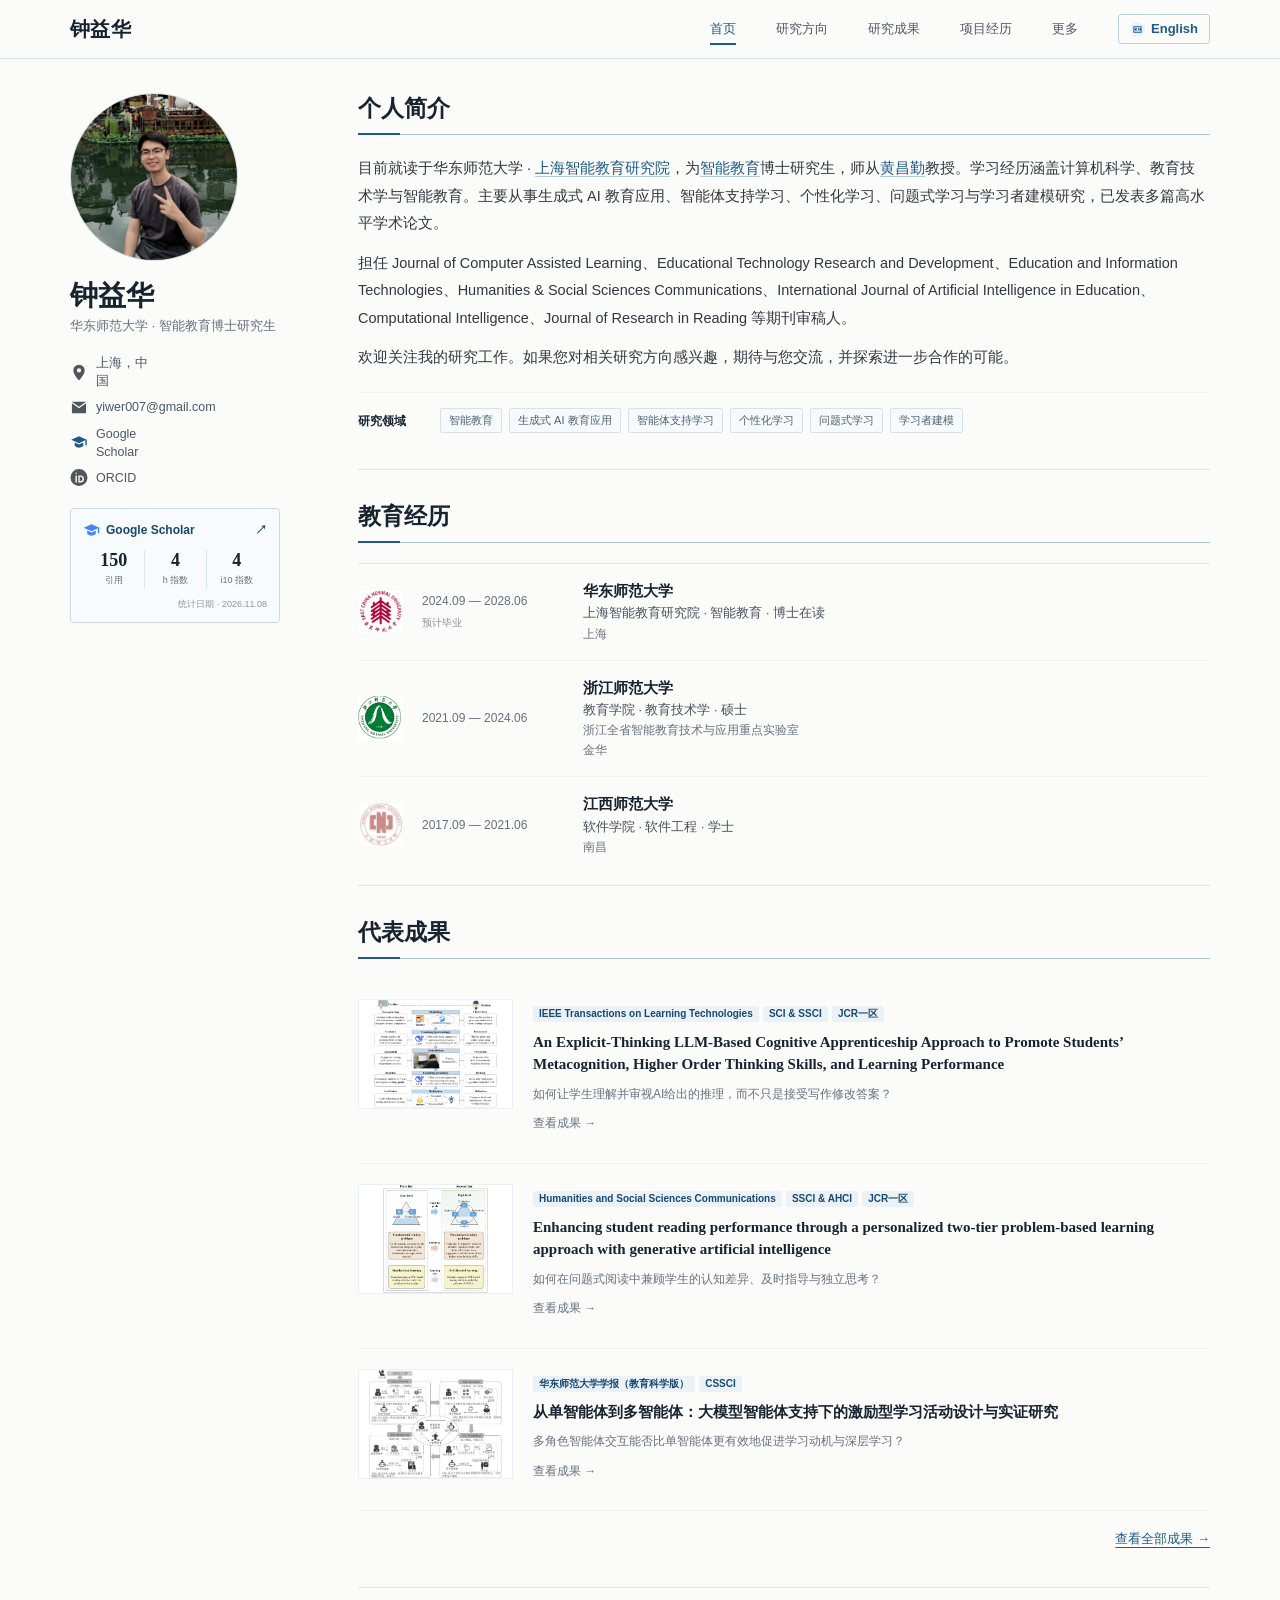
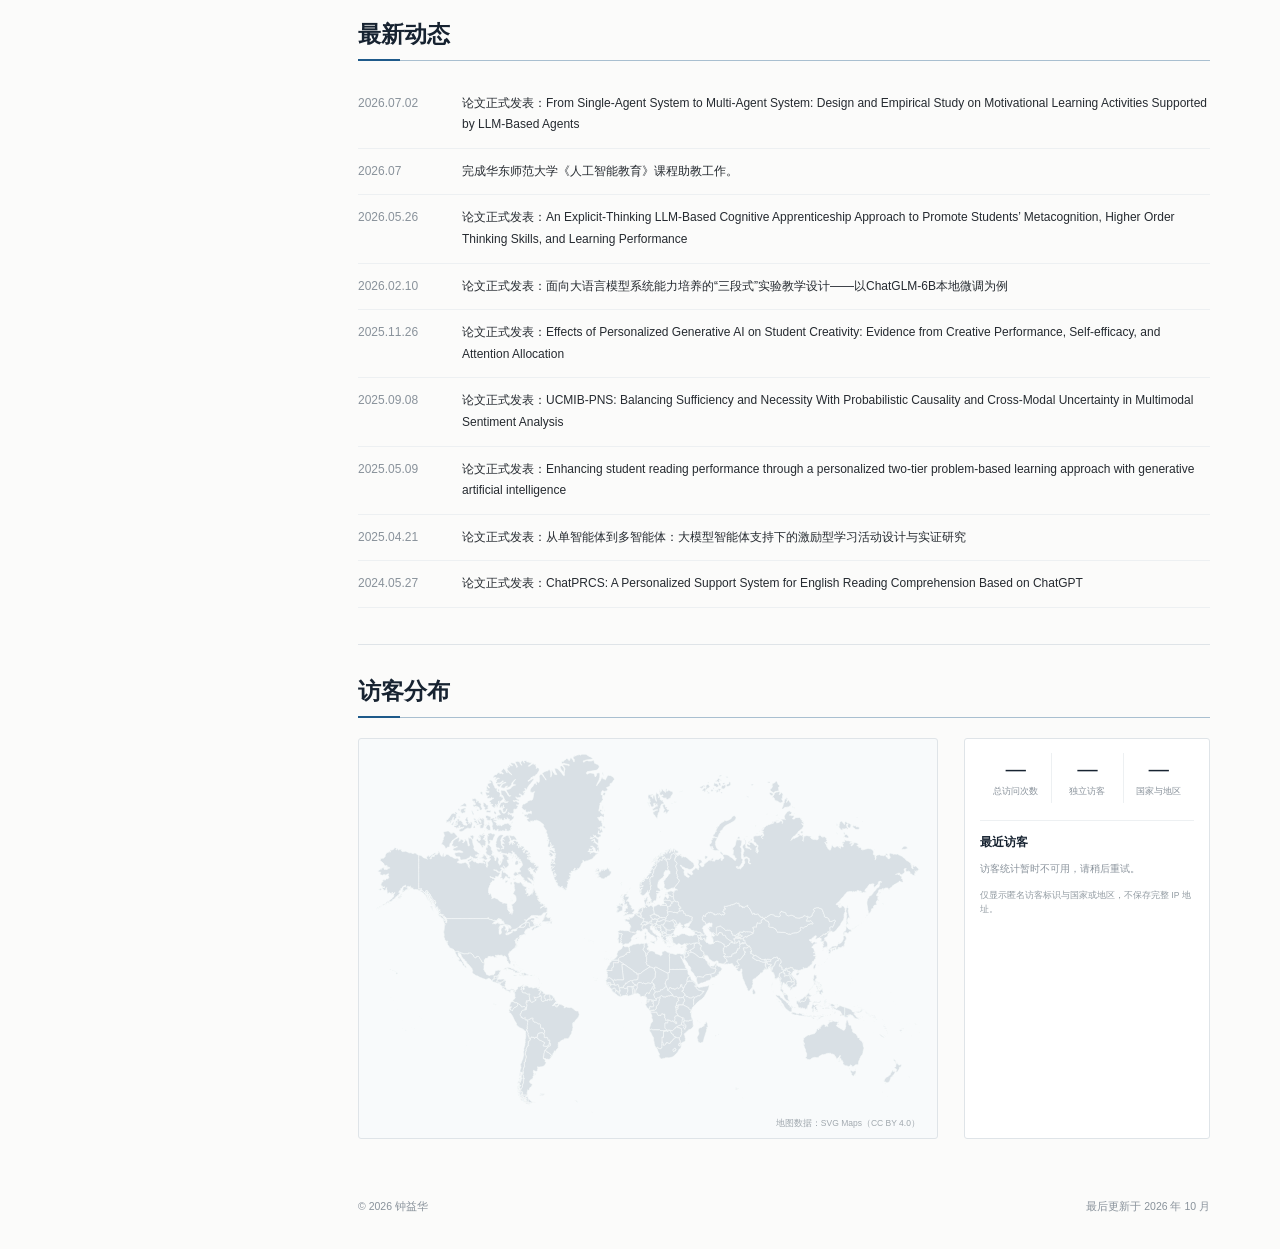
<file: index.html>
<!doctype html>
<html lang="zh-CN"><head>
  <meta charset="UTF-8"><meta name="viewport" content="width=device-width,initial-scale=1">
  <meta name="author" content="yiwer"><meta name="theme-color" content="#fbfbfa">
  <meta name="description" content="钟益华，华东师范大学智能教育博士研究生。研究生成式AI教育应用、智能体支持学习、个性化学习与学习分析。">
  <meta property="og:type" content="website"><meta property="og:title" content="钟益华｜个人学术主页">
  <meta property="og:url" content="https://yiwer007.github.io/">
  <meta property="og:image" content="https://yiwer007.github.io/assets/ZYH.png">
  <meta property="og:description" content="华东师范大学智能教育博士研究生，研究生成式AI教育应用、智能体支持学习、个性化学习与学习分析。">
  <link rel="canonical" href="https://yiwer007.github.io/">
  <title>钟益华｜个人学术主页</title><link rel="icon" href="assets/favicon-hanli.png" type="image/png">
  <link rel="stylesheet" href="styles.css"><link rel="stylesheet" href="site-extra.css">
  <script src="site-config.js" defer=""></script><script src="content-latest.js" defer=""></script>
  <script src="papers.js" defer=""></script><script src="portfolio-content.js" defer=""></script><script src="portfolio-verified.js" defer=""></script><script src="app.js" defer=""></script>
  <script src="world-map.js" defer=""></script><script src="visitor-ui.js" defer=""></script>
<script src="portfolio-ui.js" defer=""></script></head>
<body data-page="home">
  <a href="#about" class="skip-link">跳到正文 / Skip to content</a>
  <header class="site-header"><div class="header-inner">
    <a class="site-title" href="index.html" id="site-title">钟益华</a>
    <button class="menu-button" type="button" aria-label="打开导航" aria-expanded="false" aria-controls="main-nav"><span></span><span></span><span></span></button>
    <nav class="main-nav" aria-label="主导航" id="main-nav"><a href="index.html#about" data-zh="首页" data-en="Home">首页</a><a href="research.html" data-zh="研究方向" data-en="Research Areas">研究方向</a><a href="publications.html" data-zh="研究成果" data-en="Research Outputs">研究成果</a><a href="projects.html" data-zh="项目经历" data-en="Project Experience">项目经历</a><a href="about.html" data-zh="更多" data-en="More">更多</a><a class="language-switch" href="?lang=en" id="language" aria-label="切换到英文主页"><svg viewBox="0 0 24 24" aria-hidden="true"><path fill="currentColor" d="M3 5h18v14H3V5zm2 2v10h14V7H5zm1 2h5v2H9v1h2v2H6V9zm7 0h2l2 3V9h2v5h-2l-2-3v3h-2V9z"></path></svg><span>English</span></a></nav>
  </div></header>
  <main class="page-shell">
    <aside class="profile-panel" aria-label="个人资料">
      <img class="portrait" src="assets/ZYH.png" width="168" height="168" alt="钟益华的个人照片">
      <div class="profile-intro"><h1 id="profile-name">钟益华</h1><p class="position" data-zh="华东师范大学 · 智能教育博士研究生" data-en="East China Normal University · Ph.D. Student">华东师范大学 · 智能教育博士研究生</p></div>
      <div class="contact-list" id="contact-list"></div>
      <a class="scholar-card" id="scholar-card" hidden="" target="_blank" rel="noopener noreferrer">
        <div class="scholar-card-title"><span><svg viewBox="0 0 24 24" aria-hidden="true"><path fill="currentColor" d="M12 3 1 8l11 5 9-4.1V16h2V8L12 3zm-6 9v5c4 3 8 3 12 0v-5l-6 2.7L6 12z"></path></svg> Google Scholar</span><span aria-hidden="true">↗</span></div>
        <div class="scholar-metrics"><div><strong id="citedby"></strong><span data-zh="引用" data-en="Citations">引用</span></div><div><strong id="hindex"></strong><span data-zh="h 指数" data-en="h-index">h 指数</span></div><div><strong id="i10index"></strong><span data-zh="i10 指数" data-en="i10-index">i10 指数</span></div></div>
        <small id="scholar-update"></small>
      </a>
    </aside>
    <div class="main-content">
      
      
      
      
      
      
      
      
      
      
    









<section class="content-section about-section" aria-labelledby="about" data-page="home">
        <h2 class="section-heading" id="about" data-zh="个人简介" data-en="Biography">个人简介</h2>
        <div class="intro-text" id="intro-text"></div>
        <div class="research-row"><strong data-zh="研究领域" data-en="Research">研究领域</strong><div id="research-interests"></div></div>
      </section><section class="content-section education-section" aria-labelledby="education" data-page="home">
        <h2 class="section-heading" id="education" data-zh="教育经历" data-en="Education">教育经历</h2><div class="education-list" id="education-list"></div>
      </section><section class="content-section" data-page="home" aria-labelledby="selected"><h2 id="selected" class="section-heading" data-zh="代表成果" data-en="Selected Outputs">代表成果</h2><div id="selected-research"></div><div class="selected-footer"><a class="all-outputs-link" href="publications.html" data-zh="查看全部成果 →" data-en="View all research outputs →">查看全部成果 →</a></div></section><section class="content-section" data-page="home" aria-labelledby="news"><h2 id="news" class="section-heading" data-zh="最新动态" data-en="News">最新动态</h2><ol class="news-list" id="news-list"></ol></section><section class="content-section" data-page="research" aria-labelledby="research" hidden=""><h2 id="research" class="section-heading" data-zh="当前研究方向" data-en="Current Research Areas">当前研究方向</h2><p class="portfolio-lead" id="research-agenda"></p><div id="research-directions" class="research-directions"></div></section><section class="content-section" data-page="research" aria-labelledby="vision" hidden=""><h2 id="vision" class="section-heading" data-zh="未来研究方向" data-en="Future Directions">未来研究方向</h2><p class="section-note" data-zh="未来 3–5 年拟探索的研究方向。" data-en="Prospective directions for the next three to five years.">未来 3–5 年拟探索的研究方向。</p><div id="research-vision"></div></section><section class="content-section" aria-labelledby="publications" data-page="publications" hidden="">
        <div class="heading-with-tools"><h2 class="section-heading" id="publications" data-zh="论文成果" data-en="Publications">论文成果</h2><div class="paper-filter" role="group" aria-label="筛选论文类型">
          <button type="button" class="is-active" data-filter="all" aria-pressed="true" data-zh="全部" data-en="All">全部</button>
          <button type="button" data-filter="journal" aria-pressed="false" data-zh="期刊" data-en="Journals">期刊</button>
          <button type="button" data-filter="conference" aria-pressed="false" data-zh="会议" data-en="Conferences">会议</button>
        </div></div>
        <p class="publication-legend"><span>钟益华 / Yihua Zhong</span> <b data-zh="表示本人；论文按类别及年份排列。" data-en="indicates my name. Publications are grouped by type and sorted by year.">表示本人；论文按类别及年份排列。</b></p>
        <div id="publication-groups" aria-live="polite"></div>
      </section><section class="content-section" aria-labelledby="outputs" data-page="publications" hidden="">
        <h2 class="section-heading" id="outputs" data-zh="其他成果" data-en="Other Research Outputs">其他成果</h2><div class="output-columns" id="output-columns"></div>
      </section><section class="content-section" aria-labelledby="projects" data-page="projects" hidden="">
        <h2 class="section-heading" id="projects" data-zh="项目经历" data-en="Project Experience">项目经历</h2>
        <p class="section-note" data-zh="累计参与省部级以上纵向项目 10 余项；以下仅展示部分重要项目。" data-en="I have participated in more than 10 provincial, ministerial, and national research projects. Selected projects are listed below.">累计参与省部级以上纵向项目 10 余项；以下仅展示部分重要项目。</p><div class="project-list" id="project-list"></div>
      </section><section class="content-section" aria-labelledby="experience" data-page="about" hidden="">
        <h2 class="section-heading" id="experience" data-zh="教学经历" data-en="Teaching Experience">教学经历</h2><div class="experience-list" id="experience-list"></div>
      </section><section class="content-section" aria-labelledby="service" data-page="about" hidden="">
        <h2 class="section-heading" id="service" data-zh="学术服务" data-en="Academic Service">学术服务</h2><div class="service-content" id="service-content"></div>
      </section><section class="content-section" aria-labelledby="honors" data-page="about" hidden="">
        <h2 class="section-heading" id="honors" data-zh="荣誉奖项" data-en="Honors &amp; Awards">荣誉奖项</h2><div class="simple-list" id="honor-list"></div>
      </section><section class="content-section" aria-labelledby="skills" data-page="about" hidden="">
        <h2 class="section-heading" id="skills" data-zh="专业技能" data-en="Professional Skills">专业技能</h2><div class="skills-list" id="skills-list"></div>
      </section><section class="content-section visitor-section" aria-labelledby="visitors" data-page="home">
        <h2 class="section-heading" id="visitors" data-zh="访客分布" data-en="Visitor Distribution">访客分布</h2>
        <div class="visitor-dashboard">
          <div class="visitor-map-panel"><svg id="visitor-map" class="world-map" role="img" aria-label="网站访客世界分布地图"></svg><p class="map-credit">地图数据：<a href="https://github.com/VictorCazanave/svg-maps/tree/master/packages/world" target="_blank" rel="noopener noreferrer">SVG Maps</a>（CC BY 4.0）</p></div>
          <div class="visitor-summary" aria-live="polite"><div class="visitor-metrics"><div><strong id="visit-total">—</strong><span data-zh="总访问次数" data-en="Total visits">总访问次数</span></div><div><strong id="visit-unique">—</strong><span data-zh="独立访客" data-en="Unique visitors">独立访客</span></div><div><strong id="visit-countries">—</strong><span data-zh="国家与地区" data-en="Countries &amp; regions">国家与地区</span></div></div><h3 data-zh="最近访客" data-en="Recent Visitors">最近访客</h3><ol id="recent-visitors" class="recent-visitors"></ol><p id="visitor-status" class="visitor-empty"></p><p class="privacy-note" data-zh="仅显示匿名访客标识与国家或地区，不保存完整 IP 地址。" data-en="Only anonymous visitor IDs and countries or regions are shown. Full IP addresses are not stored.">仅显示匿名访客标识与国家或地区，不保存完整 IP 地址。</p></div>
        </div>
      </section><section class="content-section" data-page="paper" aria-labelledby="paper-detail-title" hidden=""><div id="paper-detail"></div></section></div>
  </main>
  <footer class="site-footer"><p>© 2026 <span data-zh="钟益华" data-en="Yihua Zhong">钟益华</span></p><p data-zh="最后更新于 2026 年 10 月" data-en="Last updated: October 2026">最后更新于 2026 年 10 月</p></footer>
  <button id="back-to-top" class="back-to-top" type="button" aria-label="返回顶部" title="返回顶部" hidden=""><svg viewBox="0 0 48 48" aria-hidden="true"><g class="rocket-body"><path d="M24 5C15 13 15 23 17 31h14c2-8 2-18-7-26Z" fill="currentColor"></path><circle cx="24" cy="20" r="4" fill="#fbfbfa"></circle><path d="m17 24-7 9v5l9-5m12-9 7 9v5l-9-5" fill="currentColor"></path></g><path class="rocket-flame" d="m20 34 4 10 4-10" fill="#df9a55"></path></svg><span class="rocket-label" data-zh="返回顶部" data-en="Back to top">返回顶部</span></button>
  <dialog class="figure-dialog" id="figure-dialog" aria-labelledby="figure-title"><button class="figure-close" aria-label="关闭图片 / Close image">×</button><img id="figure-full" alt=""><h2 id="figure-title"></h2><p id="figure-credit"></p></dialog>



</body></html>
</file>
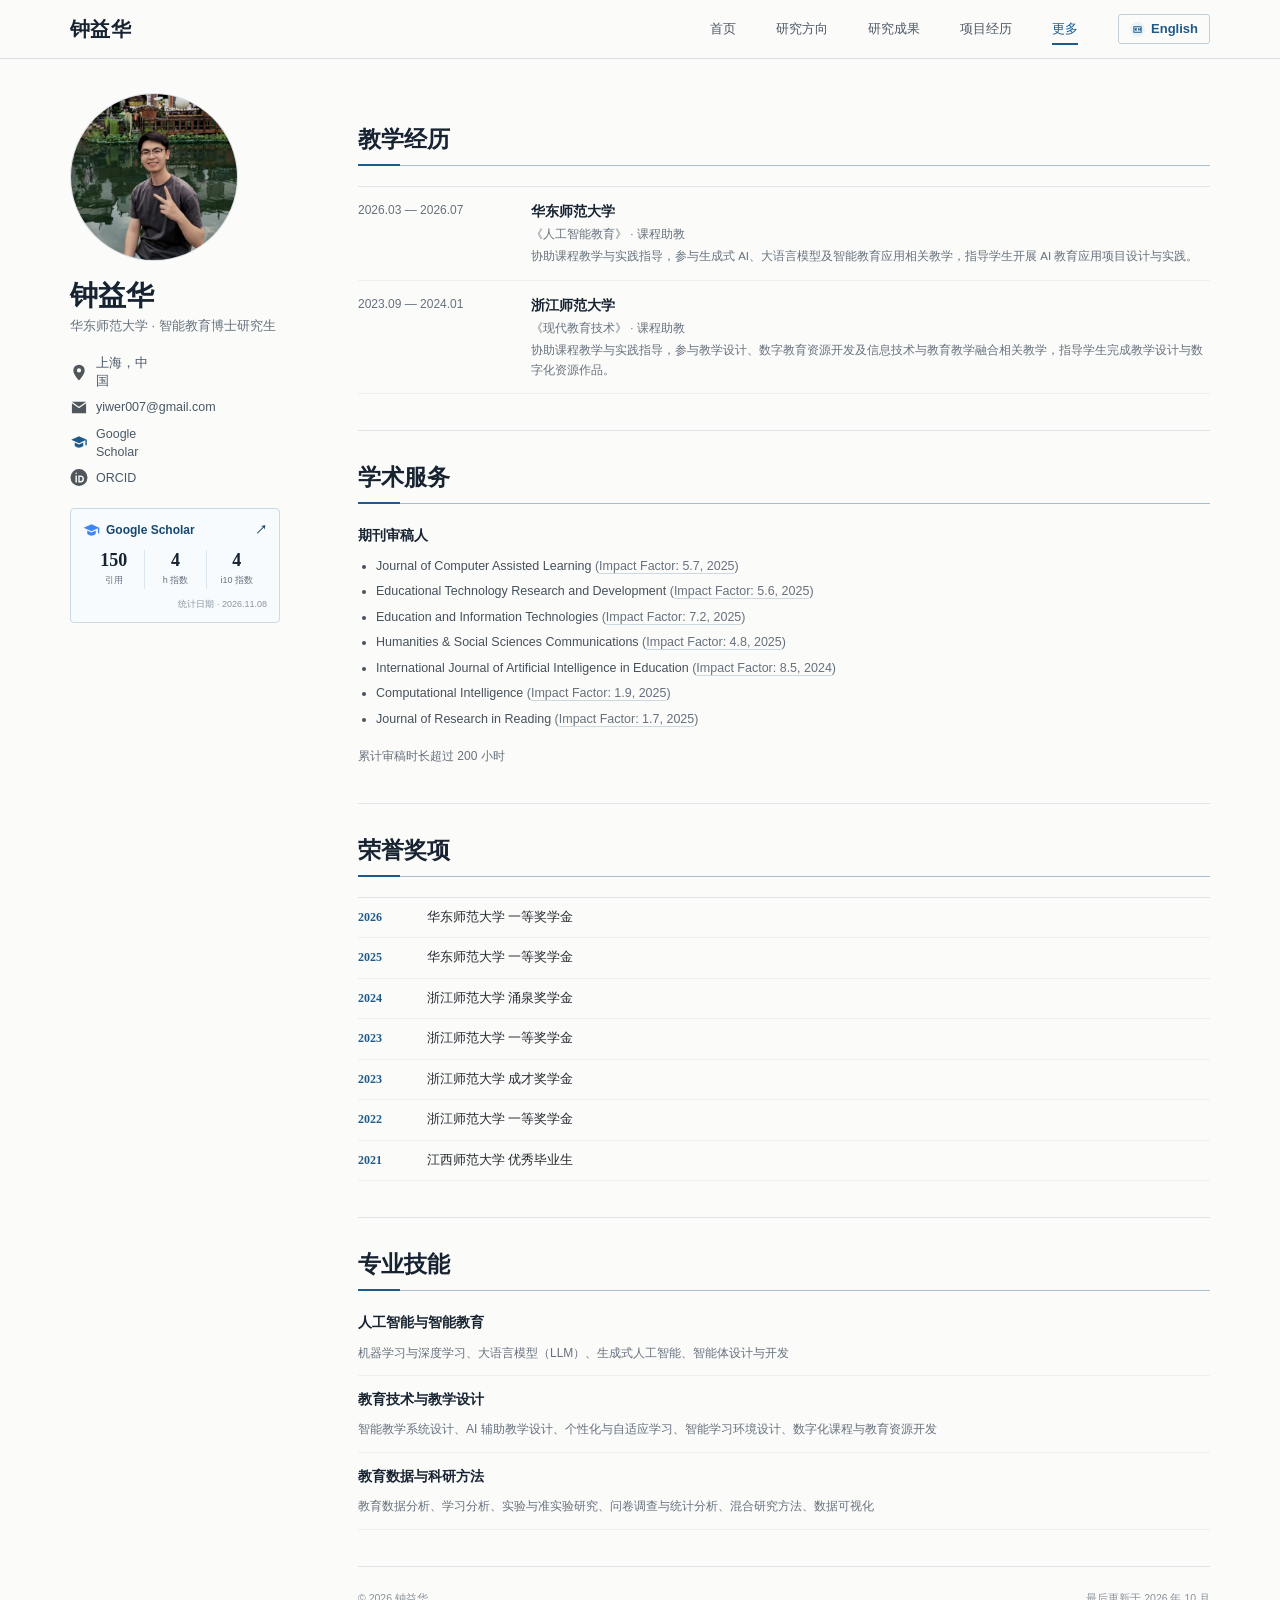
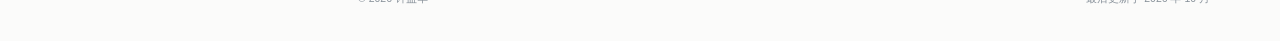
<file: about.html>
<!doctype html>
<html lang="zh-CN"><head>
  <meta charset="UTF-8"><meta name="viewport" content="width=device-width,initial-scale=1">
  <meta name="author" content="yiwer"><meta name="theme-color" content="#fbfbfa">
  <meta name="description" content="钟益华，华东师范大学智能教育博士研究生。研究生成式AI教育应用、智能体支持学习、个性化学习与学习分析。">
  <meta property="og:type" content="website"><meta property="og:title" content="钟益华｜个人学术主页">
  <meta property="og:url" content="https://yiwer007.github.io/about.html">
  <meta property="og:image" content="https://yiwer007.github.io/assets/ZYH.png">
  <meta property="og:description" content="华东师范大学智能教育博士研究生，研究生成式AI教育应用、智能体支持学习、个性化学习与学习分析。">
  <link rel="canonical" href="https://yiwer007.github.io/about.html">
  <title>钟益华｜个人学术主页</title><link rel="icon" href="assets/favicon-hanli.png" type="image/png">
  <link rel="stylesheet" href="styles.css"><link rel="stylesheet" href="site-extra.css">
  <script src="site-config.js" defer=""></script><script src="content-latest.js" defer=""></script>
  <script src="papers.js" defer=""></script><script src="portfolio-content.js" defer=""></script><script src="portfolio-verified.js" defer=""></script><script src="app.js" defer=""></script>
  <script src="world-map.js" defer=""></script><script src="visitor-ui.js" defer=""></script>
<script src="portfolio-ui.js" defer=""></script></head>
<body data-page="about">
  <a href="#about" class="skip-link">跳到正文 / Skip to content</a>
  <header class="site-header"><div class="header-inner">
    <a class="site-title" href="index.html" id="site-title">钟益华</a>
    <button class="menu-button" type="button" aria-label="打开导航" aria-expanded="false" aria-controls="main-nav"><span></span><span></span><span></span></button>
    <nav class="main-nav" aria-label="主导航" id="main-nav"><a href="index.html#about" data-zh="首页" data-en="Home">首页</a><a href="research.html" data-zh="研究方向" data-en="Research Areas">研究方向</a><a href="publications.html" data-zh="研究成果" data-en="Research Outputs">研究成果</a><a href="projects.html" data-zh="项目经历" data-en="Project Experience">项目经历</a><a href="about.html" data-zh="更多" data-en="More">更多</a><a class="language-switch" href="?lang=en" id="language" aria-label="切换到英文主页"><svg viewBox="0 0 24 24" aria-hidden="true"><path fill="currentColor" d="M3 5h18v14H3V5zm2 2v10h14V7H5zm1 2h5v2H9v1h2v2H6V9zm7 0h2l2 3V9h2v5h-2l-2-3v3h-2V9z"></path></svg><span>English</span></a></nav>
  </div></header>
  <main class="page-shell">
    <aside class="profile-panel" aria-label="个人资料">
      <img class="portrait" src="assets/ZYH.png" width="168" height="168" alt="钟益华的个人照片">
      <div class="profile-intro"><h1 id="profile-name">钟益华</h1><p class="position" data-zh="华东师范大学 · 智能教育博士研究生" data-en="East China Normal University · Ph.D. Student">华东师范大学 · 智能教育博士研究生</p></div>
      <div class="contact-list" id="contact-list"></div>
      <a class="scholar-card" id="scholar-card" hidden="" target="_blank" rel="noopener noreferrer">
        <div class="scholar-card-title"><span><svg viewBox="0 0 24 24" aria-hidden="true"><path fill="currentColor" d="M12 3 1 8l11 5 9-4.1V16h2V8L12 3zm-6 9v5c4 3 8 3 12 0v-5l-6 2.7L6 12z"></path></svg> Google Scholar</span><span aria-hidden="true">↗</span></div>
        <div class="scholar-metrics"><div><strong id="citedby"></strong><span data-zh="引用" data-en="Citations">引用</span></div><div><strong id="hindex"></strong><span data-zh="h 指数" data-en="h-index">h 指数</span></div><div><strong id="i10index"></strong><span data-zh="i10 指数" data-en="i10-index">i10 指数</span></div></div>
        <small id="scholar-update"></small>
      </a>
    </aside>
    <div class="main-content">
      
      
      
      
      
      
      
      
      
      
    









<section class="content-section about-section" aria-labelledby="about" data-page="home" hidden="">
        <h2 class="section-heading" id="about" data-zh="个人简介" data-en="Biography">个人简介</h2>
        <div class="intro-text" id="intro-text"></div>
        <div class="research-row"><strong data-zh="研究领域" data-en="Research">研究领域</strong><div id="research-interests"></div></div>
      </section><section class="content-section education-section" aria-labelledby="education" data-page="home" hidden="">
        <h2 class="section-heading" id="education" data-zh="教育经历" data-en="Education">教育经历</h2><div class="education-list" id="education-list"></div>
      </section><section class="content-section" data-page="home" aria-labelledby="selected" hidden=""><h2 id="selected" class="section-heading" data-zh="代表成果" data-en="Selected Outputs">代表成果</h2><div id="selected-research"></div><div class="selected-footer"><a class="all-outputs-link" href="publications.html" data-zh="查看全部成果 →" data-en="View all research outputs →">查看全部成果 →</a></div></section><section class="content-section" data-page="home" aria-labelledby="news" hidden=""><h2 id="news" class="section-heading" data-zh="最新动态" data-en="News">最新动态</h2><ol class="news-list" id="news-list"></ol></section><section class="content-section" data-page="research" aria-labelledby="research" hidden=""><h2 id="research" class="section-heading" data-zh="当前研究方向" data-en="Current Research Areas">当前研究方向</h2><p class="portfolio-lead" id="research-agenda"></p><div id="research-directions" class="research-directions"></div></section><section class="content-section" data-page="research" aria-labelledby="vision" hidden=""><h2 id="vision" class="section-heading" data-zh="未来研究方向" data-en="Future Directions">未来研究方向</h2><p class="section-note" data-zh="未来 3–5 年拟探索的研究方向。" data-en="Prospective directions for the next three to five years.">未来 3–5 年拟探索的研究方向。</p><div id="research-vision"></div></section><section class="content-section" aria-labelledby="publications" data-page="publications" hidden="">
        <div class="heading-with-tools"><h2 class="section-heading" id="publications" data-zh="论文成果" data-en="Publications">论文成果</h2><div class="paper-filter" role="group" aria-label="筛选论文类型">
          <button type="button" class="is-active" data-filter="all" aria-pressed="true" data-zh="全部" data-en="All">全部</button>
          <button type="button" data-filter="journal" aria-pressed="false" data-zh="期刊" data-en="Journals">期刊</button>
          <button type="button" data-filter="conference" aria-pressed="false" data-zh="会议" data-en="Conferences">会议</button>
        </div></div>
        <p class="publication-legend"><span>钟益华 / Yihua Zhong</span> <b data-zh="表示本人；论文按类别及年份排列。" data-en="indicates my name. Publications are grouped by type and sorted by year.">表示本人；论文按类别及年份排列。</b></p>
        <div id="publication-groups" aria-live="polite"></div>
      </section><section class="content-section" aria-labelledby="outputs" data-page="publications" hidden="">
        <h2 class="section-heading" id="outputs" data-zh="其他成果" data-en="Other Research Outputs">其他成果</h2><div class="output-columns" id="output-columns"></div>
      </section><section class="content-section" aria-labelledby="projects" data-page="projects" hidden="">
        <h2 class="section-heading" id="projects" data-zh="项目经历" data-en="Project Experience">项目经历</h2>
        <p class="section-note" data-zh="累计参与省部级以上纵向项目 10 余项；以下仅展示部分重要项目。" data-en="I have participated in more than 10 provincial, ministerial, and national research projects. Selected projects are listed below.">累计参与省部级以上纵向项目 10 余项；以下仅展示部分重要项目。</p><div class="project-list" id="project-list"></div>
      </section><section class="content-section" aria-labelledby="experience" data-page="about">
        <h2 class="section-heading" id="experience" data-zh="教学经历" data-en="Teaching Experience">教学经历</h2><div class="experience-list" id="experience-list"></div>
      </section><section class="content-section" aria-labelledby="service" data-page="about">
        <h2 class="section-heading" id="service" data-zh="学术服务" data-en="Academic Service">学术服务</h2><div class="service-content" id="service-content"></div>
      </section><section class="content-section" aria-labelledby="honors" data-page="about">
        <h2 class="section-heading" id="honors" data-zh="荣誉奖项" data-en="Honors &amp; Awards">荣誉奖项</h2><div class="simple-list" id="honor-list"></div>
      </section><section class="content-section" aria-labelledby="skills" data-page="about">
        <h2 class="section-heading" id="skills" data-zh="专业技能" data-en="Professional Skills">专业技能</h2><div class="skills-list" id="skills-list"></div>
      </section><section class="content-section visitor-section" aria-labelledby="visitors" data-page="home" hidden="">
        <h2 class="section-heading" id="visitors" data-zh="访客分布" data-en="Visitor Distribution">访客分布</h2>
        <div class="visitor-dashboard">
          <div class="visitor-map-panel"><svg id="visitor-map" class="world-map" role="img" aria-label="网站访客世界分布地图"></svg><p class="map-credit">地图数据：<a href="https://github.com/VictorCazanave/svg-maps/tree/master/packages/world" target="_blank" rel="noopener noreferrer">SVG Maps</a>（CC BY 4.0）</p></div>
          <div class="visitor-summary" aria-live="polite"><div class="visitor-metrics"><div><strong id="visit-total">—</strong><span data-zh="总访问次数" data-en="Total visits">总访问次数</span></div><div><strong id="visit-unique">—</strong><span data-zh="独立访客" data-en="Unique visitors">独立访客</span></div><div><strong id="visit-countries">—</strong><span data-zh="国家与地区" data-en="Countries &amp; regions">国家与地区</span></div></div><h3 data-zh="最近访客" data-en="Recent Visitors">最近访客</h3><ol id="recent-visitors" class="recent-visitors"></ol><p id="visitor-status" class="visitor-empty"></p><p class="privacy-note" data-zh="仅显示匿名访客标识与国家或地区，不保存完整 IP 地址。" data-en="Only anonymous visitor IDs and countries or regions are shown. Full IP addresses are not stored.">仅显示匿名访客标识与国家或地区，不保存完整 IP 地址。</p></div>
        </div>
      </section><section class="content-section" data-page="paper" aria-labelledby="paper-detail-title" hidden=""><div id="paper-detail"></div></section></div>
  </main>
  <footer class="site-footer"><p>© 2026 <span data-zh="钟益华" data-en="Yihua Zhong">钟益华</span></p><p data-zh="最后更新于 2026 年 10 月" data-en="Last updated: October 2026">最后更新于 2026 年 10 月</p></footer>
  <button id="back-to-top" class="back-to-top" type="button" aria-label="返回顶部" title="返回顶部" hidden=""><svg viewBox="0 0 48 48" aria-hidden="true"><g class="rocket-body"><path d="M24 5C15 13 15 23 17 31h14c2-8 2-18-7-26Z" fill="currentColor"></path><circle cx="24" cy="20" r="4" fill="#fbfbfa"></circle><path d="m17 24-7 9v5l9-5m12-9 7 9v5l-9-5" fill="currentColor"></path></g><path class="rocket-flame" d="m20 34 4 10 4-10" fill="#df9a55"></path></svg><span class="rocket-label" data-zh="返回顶部" data-en="Back to top">返回顶部</span></button>
  <dialog class="figure-dialog" id="figure-dialog" aria-labelledby="figure-title"><button class="figure-close" aria-label="关闭图片 / Close image">×</button><img id="figure-full" alt=""><h2 id="figure-title"></h2><p id="figure-credit"></p></dialog>



</body></html>
</file>
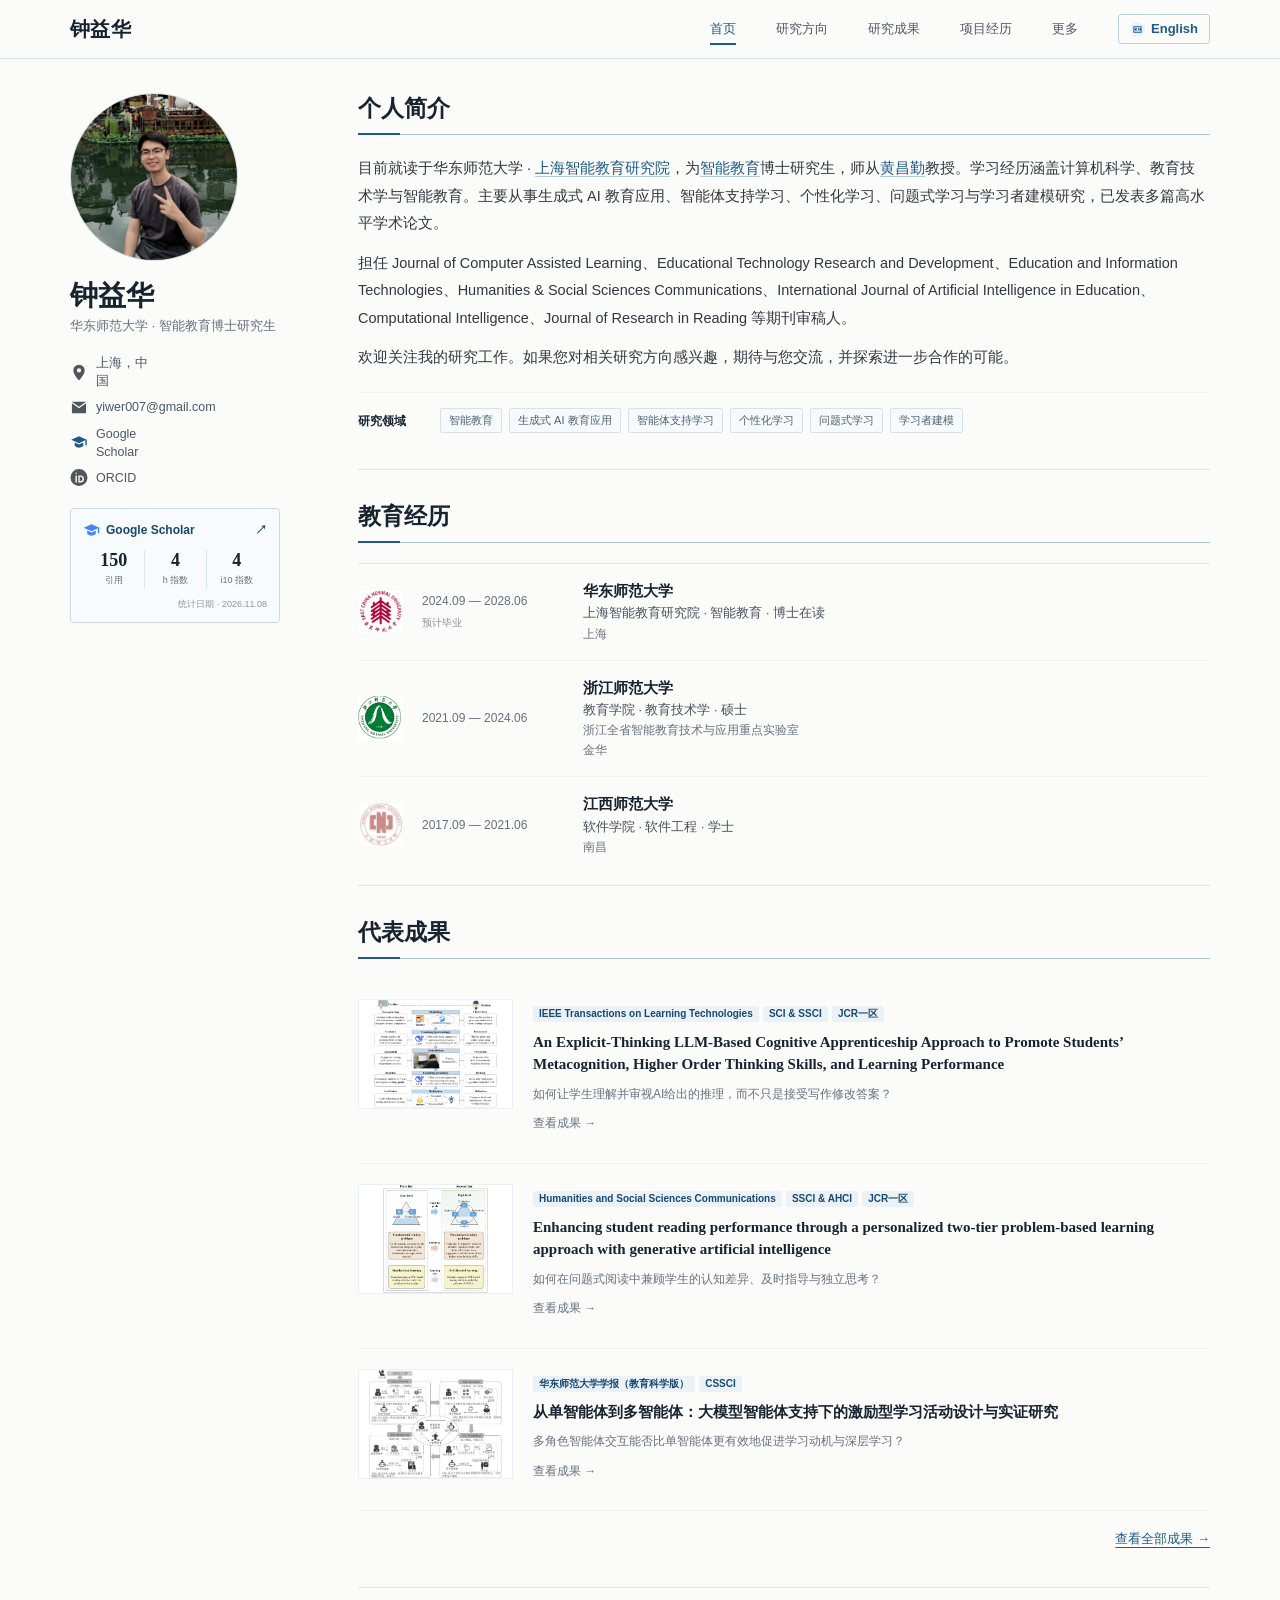
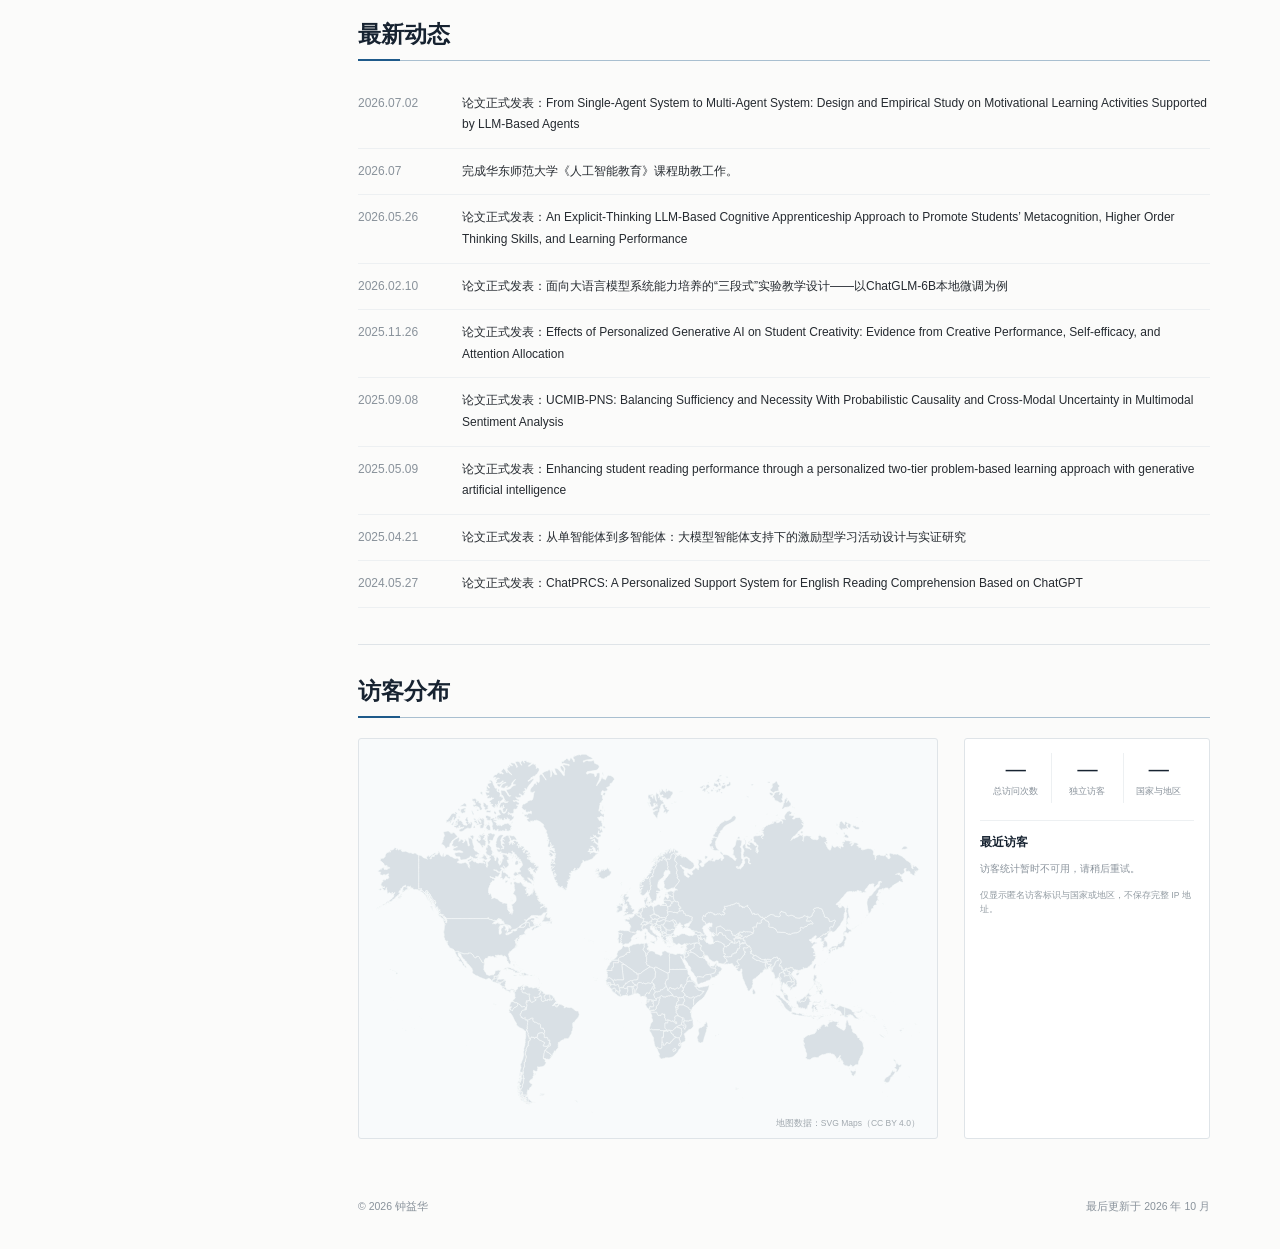
<file: cv.html>
<!doctype html>
<html lang="zh-CN"><head>
  <meta charset="UTF-8"><meta name="viewport" content="width=device-width,initial-scale=1">
  <meta name="author" content="yiwer"><meta name="theme-color" content="#fbfbfa">
  <meta name="description" content="钟益华，华东师范大学智能教育博士研究生。研究生成式AI教育应用、智能体支持学习、个性化学习与学习分析。">
  <meta property="og:type" content="website"><meta property="og:title" content="钟益华｜个人学术主页">
  <meta property="og:url" content="https://yiwer007.github.io/cv.html">
  <meta property="og:image" content="https://yiwer007.github.io/assets/ZYH.png">
  <meta property="og:description" content="华东师范大学智能教育博士研究生，研究生成式AI教育应用、智能体支持学习、个性化学习与学习分析。">
  <link rel="canonical" href="https://yiwer007.github.io/cv.html">
  <title>钟益华｜个人学术主页</title><link rel="icon" href="assets/favicon-hanli.png" type="image/png">
  <link rel="stylesheet" href="styles.css"><link rel="stylesheet" href="site-extra.css">
  <script src="site-config.js" defer=""></script><script src="content-latest.js" defer=""></script>
  <script src="papers.js" defer=""></script><script src="portfolio-content.js" defer=""></script><script src="portfolio-verified.js" defer=""></script><script src="app.js" defer=""></script>
  <script src="world-map.js" defer=""></script><script src="visitor-ui.js" defer=""></script>
<script src="portfolio-ui.js" defer=""></script></head>
<body data-page="home">
  <a href="#about" class="skip-link">跳到正文 / Skip to content</a>
  <header class="site-header"><div class="header-inner">
    <a class="site-title" href="index.html" id="site-title">钟益华</a>
    <button class="menu-button" type="button" aria-label="打开导航" aria-expanded="false" aria-controls="main-nav"><span></span><span></span><span></span></button>
    <nav class="main-nav" aria-label="主导航" id="main-nav"><a href="index.html#about" data-zh="首页" data-en="Home">首页</a><a href="research.html" data-zh="研究方向" data-en="Research Areas">研究方向</a><a href="publications.html" data-zh="研究成果" data-en="Research Outputs">研究成果</a><a href="projects.html" data-zh="项目经历" data-en="Project Experience">项目经历</a><a href="about.html" data-zh="更多" data-en="More">更多</a><a class="language-switch" href="?lang=en" id="language" aria-label="切换到英文主页"><svg viewBox="0 0 24 24" aria-hidden="true"><path fill="currentColor" d="M3 5h18v14H3V5zm2 2v10h14V7H5zm1 2h5v2H9v1h2v2H6V9zm7 0h2l2 3V9h2v5h-2l-2-3v3h-2V9z"></path></svg><span>English</span></a></nav>
  </div></header>
  <main class="page-shell">
    <aside class="profile-panel" aria-label="个人资料">
      <img class="portrait" src="assets/ZYH.png" width="168" height="168" alt="钟益华的个人照片">
      <div class="profile-intro"><h1 id="profile-name">钟益华</h1><p class="position" data-zh="华东师范大学 · 智能教育博士研究生" data-en="East China Normal University · Ph.D. Student">华东师范大学 · 智能教育博士研究生</p></div>
      <div class="contact-list" id="contact-list"></div>
      <a class="scholar-card" id="scholar-card" hidden="" target="_blank" rel="noopener noreferrer">
        <div class="scholar-card-title"><span><svg viewBox="0 0 24 24" aria-hidden="true"><path fill="currentColor" d="M12 3 1 8l11 5 9-4.1V16h2V8L12 3zm-6 9v5c4 3 8 3 12 0v-5l-6 2.7L6 12z"></path></svg> Google Scholar</span><span aria-hidden="true">↗</span></div>
        <div class="scholar-metrics"><div><strong id="citedby"></strong><span data-zh="引用" data-en="Citations">引用</span></div><div><strong id="hindex"></strong><span data-zh="h 指数" data-en="h-index">h 指数</span></div><div><strong id="i10index"></strong><span data-zh="i10 指数" data-en="i10-index">i10 指数</span></div></div>
        <small id="scholar-update"></small>
      </a>
    </aside>
    <div class="main-content">
      
      
      
      
      
      
      
      
      
      
    









<section class="content-section about-section" aria-labelledby="about" data-page="home">
        <h2 class="section-heading" id="about" data-zh="个人简介" data-en="Biography">个人简介</h2>
        <div class="intro-text" id="intro-text"></div>
        <div class="research-row"><strong data-zh="研究领域" data-en="Research">研究领域</strong><div id="research-interests"></div></div>
      </section><section class="content-section education-section" aria-labelledby="education" data-page="home">
        <h2 class="section-heading" id="education" data-zh="教育经历" data-en="Education">教育经历</h2><div class="education-list" id="education-list"></div>
      </section><section class="content-section" data-page="home" aria-labelledby="selected"><h2 id="selected" class="section-heading" data-zh="代表成果" data-en="Selected Outputs">代表成果</h2><div id="selected-research"></div><div class="selected-footer"><a class="all-outputs-link" href="publications.html" data-zh="查看全部成果 →" data-en="View all research outputs →">查看全部成果 →</a></div></section><section class="content-section" data-page="home" aria-labelledby="news"><h2 id="news" class="section-heading" data-zh="最新动态" data-en="News">最新动态</h2><ol class="news-list" id="news-list"></ol></section><section class="content-section" data-page="research" aria-labelledby="research" hidden=""><h2 id="research" class="section-heading" data-zh="当前研究方向" data-en="Current Research Areas">当前研究方向</h2><p class="portfolio-lead" id="research-agenda"></p><div id="research-directions" class="research-directions"></div></section><section class="content-section" data-page="research" aria-labelledby="vision" hidden=""><h2 id="vision" class="section-heading" data-zh="未来研究方向" data-en="Future Directions">未来研究方向</h2><p class="section-note" data-zh="未来 3–5 年拟探索的研究方向。" data-en="Prospective directions for the next three to five years.">未来 3–5 年拟探索的研究方向。</p><div id="research-vision"></div></section><section class="content-section" aria-labelledby="publications" data-page="publications" hidden="">
        <div class="heading-with-tools"><h2 class="section-heading" id="publications" data-zh="论文成果" data-en="Publications">论文成果</h2><div class="paper-filter" role="group" aria-label="筛选论文类型">
          <button type="button" class="is-active" data-filter="all" aria-pressed="true" data-zh="全部" data-en="All">全部</button>
          <button type="button" data-filter="journal" aria-pressed="false" data-zh="期刊" data-en="Journals">期刊</button>
          <button type="button" data-filter="conference" aria-pressed="false" data-zh="会议" data-en="Conferences">会议</button>
        </div></div>
        <p class="publication-legend"><span>钟益华 / Yihua Zhong</span> <b data-zh="表示本人；论文按类别及年份排列。" data-en="indicates my name. Publications are grouped by type and sorted by year.">表示本人；论文按类别及年份排列。</b></p>
        <div id="publication-groups" aria-live="polite"></div>
      </section><section class="content-section" aria-labelledby="outputs" data-page="publications" hidden="">
        <h2 class="section-heading" id="outputs" data-zh="其他成果" data-en="Other Research Outputs">其他成果</h2><div class="output-columns" id="output-columns"></div>
      </section><section class="content-section" aria-labelledby="projects" data-page="projects" hidden="">
        <h2 class="section-heading" id="projects" data-zh="项目经历" data-en="Project Experience">项目经历</h2>
        <p class="section-note" data-zh="累计参与省部级以上纵向项目 10 余项；以下仅展示部分重要项目。" data-en="I have participated in more than 10 provincial, ministerial, and national research projects. Selected projects are listed below.">累计参与省部级以上纵向项目 10 余项；以下仅展示部分重要项目。</p><div class="project-list" id="project-list"></div>
      </section><section class="content-section" aria-labelledby="experience" data-page="about" hidden="">
        <h2 class="section-heading" id="experience" data-zh="教学经历" data-en="Teaching Experience">教学经历</h2><div class="experience-list" id="experience-list"></div>
      </section><section class="content-section" aria-labelledby="service" data-page="about" hidden="">
        <h2 class="section-heading" id="service" data-zh="学术服务" data-en="Academic Service">学术服务</h2><div class="service-content" id="service-content"></div>
      </section><section class="content-section" aria-labelledby="honors" data-page="about" hidden="">
        <h2 class="section-heading" id="honors" data-zh="荣誉奖项" data-en="Honors &amp; Awards">荣誉奖项</h2><div class="simple-list" id="honor-list"></div>
      </section><section class="content-section" aria-labelledby="skills" data-page="about" hidden="">
        <h2 class="section-heading" id="skills" data-zh="专业技能" data-en="Professional Skills">专业技能</h2><div class="skills-list" id="skills-list"></div>
      </section><section class="content-section visitor-section" aria-labelledby="visitors" data-page="home">
        <h2 class="section-heading" id="visitors" data-zh="访客分布" data-en="Visitor Distribution">访客分布</h2>
        <div class="visitor-dashboard">
          <div class="visitor-map-panel"><svg id="visitor-map" class="world-map" role="img" aria-label="网站访客世界分布地图"></svg><p class="map-credit">地图数据：<a href="https://github.com/VictorCazanave/svg-maps/tree/master/packages/world" target="_blank" rel="noopener noreferrer">SVG Maps</a>（CC BY 4.0）</p></div>
          <div class="visitor-summary" aria-live="polite"><div class="visitor-metrics"><div><strong id="visit-total">—</strong><span data-zh="总访问次数" data-en="Total visits">总访问次数</span></div><div><strong id="visit-unique">—</strong><span data-zh="独立访客" data-en="Unique visitors">独立访客</span></div><div><strong id="visit-countries">—</strong><span data-zh="国家与地区" data-en="Countries &amp; regions">国家与地区</span></div></div><h3 data-zh="最近访客" data-en="Recent Visitors">最近访客</h3><ol id="recent-visitors" class="recent-visitors"></ol><p id="visitor-status" class="visitor-empty"></p><p class="privacy-note" data-zh="仅显示匿名访客标识与国家或地区，不保存完整 IP 地址。" data-en="Only anonymous visitor IDs and countries or regions are shown. Full IP addresses are not stored.">仅显示匿名访客标识与国家或地区，不保存完整 IP 地址。</p></div>
        </div>
      </section><section class="content-section" data-page="paper" aria-labelledby="paper-detail-title" hidden=""><div id="paper-detail"></div></section></div>
  </main>
  <footer class="site-footer"><p>© 2026 <span data-zh="钟益华" data-en="Yihua Zhong">钟益华</span></p><p data-zh="最后更新于 2026 年 10 月" data-en="Last updated: October 2026">最后更新于 2026 年 10 月</p></footer>
  <button id="back-to-top" class="back-to-top" type="button" aria-label="返回顶部" title="返回顶部" hidden=""><svg viewBox="0 0 48 48" aria-hidden="true"><g class="rocket-body"><path d="M24 5C15 13 15 23 17 31h14c2-8 2-18-7-26Z" fill="currentColor"></path><circle cx="24" cy="20" r="4" fill="#fbfbfa"></circle><path d="m17 24-7 9v5l9-5m12-9 7 9v5l-9-5" fill="currentColor"></path></g><path class="rocket-flame" d="m20 34 4 10 4-10" fill="#df9a55"></path></svg><span class="rocket-label" data-zh="返回顶部" data-en="Back to top">返回顶部</span></button>
  <dialog class="figure-dialog" id="figure-dialog" aria-labelledby="figure-title"><button class="figure-close" aria-label="关闭图片 / Close image">×</button><img id="figure-full" alt=""><h2 id="figure-title"></h2><p id="figure-credit"></p></dialog>



</body></html>
</file>
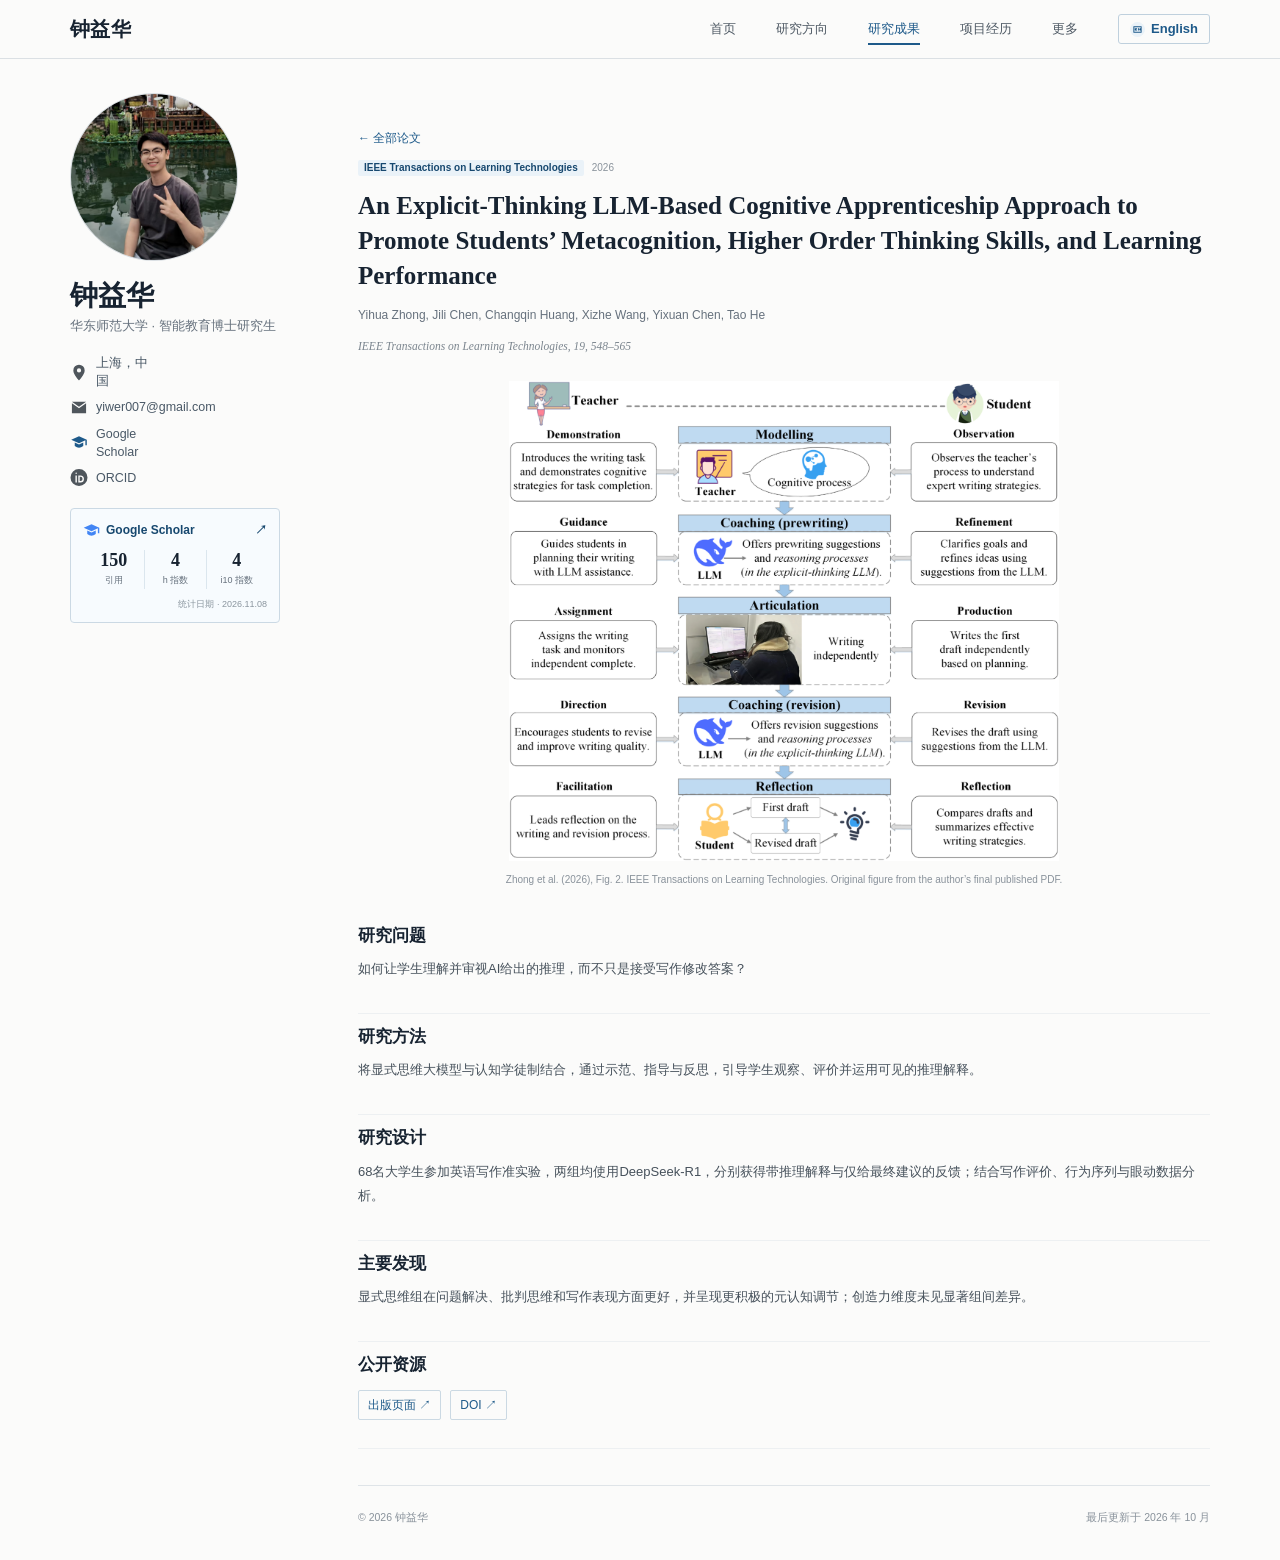
<file: paper-1.html>
<!doctype html>
<html lang="zh-CN"><head>
  <meta charset="UTF-8"><meta name="viewport" content="width=device-width,initial-scale=1">
  <meta name="author" content="yiwer"><meta name="theme-color" content="#fbfbfa">
  <meta name="description" content="钟益华，华东师范大学智能教育博士研究生。研究生成式AI教育应用、智能体支持学习、个性化学习与学习分析。">
  <meta property="og:type" content="website"><meta property="og:title" content="钟益华｜个人学术主页">
  <meta property="og:url" content="https://yiwer007.github.io/paper-1.html">
  <meta property="og:image" content="https://yiwer007.github.io/assets/ZYH.png">
  <meta property="og:description" content="华东师范大学智能教育博士研究生，研究生成式AI教育应用、智能体支持学习、个性化学习与学习分析。">
  <link rel="canonical" href="https://yiwer007.github.io/paper-1.html">
  <title>钟益华｜个人学术主页</title><link rel="icon" href="assets/favicon-hanli.png" type="image/png">
  <link rel="stylesheet" href="styles.css"><link rel="stylesheet" href="site-extra.css">
  <script src="site-config.js" defer=""></script><script src="content-latest.js" defer=""></script>
  <script src="papers.js" defer=""></script><script src="portfolio-content.js" defer=""></script><script src="portfolio-verified.js" defer=""></script><script src="app.js" defer=""></script>
  <script src="world-map.js" defer=""></script><script src="visitor-ui.js" defer=""></script>
<script src="portfolio-ui.js" defer=""></script></head>
<body data-page="paper">
  <a href="#about" class="skip-link">跳到正文 / Skip to content</a>
  <header class="site-header"><div class="header-inner">
    <a class="site-title" href="index.html" id="site-title">钟益华</a>
    <button class="menu-button" type="button" aria-label="打开导航" aria-expanded="false" aria-controls="main-nav"><span></span><span></span><span></span></button>
    <nav class="main-nav" aria-label="主导航" id="main-nav"><a href="index.html#about" data-zh="首页" data-en="Home">首页</a><a href="research.html" data-zh="研究方向" data-en="Research Areas">研究方向</a><a href="publications.html" data-zh="研究成果" data-en="Research Outputs">研究成果</a><a href="projects.html" data-zh="项目经历" data-en="Project Experience">项目经历</a><a href="about.html" data-zh="更多" data-en="More">更多</a><a class="language-switch" href="?lang=en" id="language" aria-label="切换到英文主页"><svg viewBox="0 0 24 24" aria-hidden="true"><path fill="currentColor" d="M3 5h18v14H3V5zm2 2v10h14V7H5zm1 2h5v2H9v1h2v2H6V9zm7 0h2l2 3V9h2v5h-2l-2-3v3h-2V9z"></path></svg><span>English</span></a></nav>
  </div></header>
  <main class="page-shell">
    <aside class="profile-panel" aria-label="个人资料">
      <img class="portrait" src="assets/ZYH.png" width="168" height="168" alt="钟益华的个人照片">
      <div class="profile-intro"><h1 id="profile-name">钟益华</h1><p class="position" data-zh="华东师范大学 · 智能教育博士研究生" data-en="East China Normal University · Ph.D. Student">华东师范大学 · 智能教育博士研究生</p></div>
      <div class="contact-list" id="contact-list"></div>
      <a class="scholar-card" id="scholar-card" hidden="" target="_blank" rel="noopener noreferrer">
        <div class="scholar-card-title"><span><svg viewBox="0 0 24 24" aria-hidden="true"><path fill="currentColor" d="M12 3 1 8l11 5 9-4.1V16h2V8L12 3zm-6 9v5c4 3 8 3 12 0v-5l-6 2.7L6 12z"></path></svg> Google Scholar</span><span aria-hidden="true">↗</span></div>
        <div class="scholar-metrics"><div><strong id="citedby"></strong><span data-zh="引用" data-en="Citations">引用</span></div><div><strong id="hindex"></strong><span data-zh="h 指数" data-en="h-index">h 指数</span></div><div><strong id="i10index"></strong><span data-zh="i10 指数" data-en="i10-index">i10 指数</span></div></div>
        <small id="scholar-update"></small>
      </a>
    </aside>
    <div class="main-content">
      
      
      
      
      
      
      
      
      
      
    









<section class="content-section about-section" aria-labelledby="about" data-page="home" hidden="">
        <h2 class="section-heading" id="about" data-zh="个人简介" data-en="Biography">个人简介</h2>
        <div class="intro-text" id="intro-text"></div>
        <div class="research-row"><strong data-zh="研究领域" data-en="Research">研究领域</strong><div id="research-interests"></div></div>
      </section><section class="content-section education-section" aria-labelledby="education" data-page="home" hidden="">
        <h2 class="section-heading" id="education" data-zh="教育经历" data-en="Education">教育经历</h2><div class="education-list" id="education-list"></div>
      </section><section class="content-section" data-page="home" aria-labelledby="selected" hidden=""><h2 id="selected" class="section-heading" data-zh="代表成果" data-en="Selected Outputs">代表成果</h2><div id="selected-research"></div><div class="selected-footer"><a class="all-outputs-link" href="publications.html" data-zh="查看全部成果 →" data-en="View all research outputs →">查看全部成果 →</a></div></section><section class="content-section" data-page="home" aria-labelledby="news" hidden=""><h2 id="news" class="section-heading" data-zh="最新动态" data-en="News">最新动态</h2><ol class="news-list" id="news-list"></ol></section><section class="content-section" data-page="research" aria-labelledby="research" hidden=""><h2 id="research" class="section-heading" data-zh="当前研究方向" data-en="Current Research Areas">当前研究方向</h2><p class="portfolio-lead" id="research-agenda"></p><div id="research-directions" class="research-directions"></div></section><section class="content-section" data-page="research" aria-labelledby="vision" hidden=""><h2 id="vision" class="section-heading" data-zh="未来研究方向" data-en="Future Directions">未来研究方向</h2><p class="section-note" data-zh="未来 3–5 年拟探索的研究方向。" data-en="Prospective directions for the next three to five years.">未来 3–5 年拟探索的研究方向。</p><div id="research-vision"></div></section><section class="content-section" aria-labelledby="publications" data-page="publications" hidden="">
        <div class="heading-with-tools"><h2 class="section-heading" id="publications" data-zh="论文成果" data-en="Publications">论文成果</h2><div class="paper-filter" role="group" aria-label="筛选论文类型">
          <button type="button" class="is-active" data-filter="all" aria-pressed="true" data-zh="全部" data-en="All">全部</button>
          <button type="button" data-filter="journal" aria-pressed="false" data-zh="期刊" data-en="Journals">期刊</button>
          <button type="button" data-filter="conference" aria-pressed="false" data-zh="会议" data-en="Conferences">会议</button>
        </div></div>
        <p class="publication-legend"><span>钟益华 / Yihua Zhong</span> <b data-zh="表示本人；论文按类别及年份排列。" data-en="indicates my name. Publications are grouped by type and sorted by year.">表示本人；论文按类别及年份排列。</b></p>
        <div id="publication-groups" aria-live="polite"></div>
      </section><section class="content-section" aria-labelledby="outputs" data-page="publications" hidden="">
        <h2 class="section-heading" id="outputs" data-zh="其他成果" data-en="Other Research Outputs">其他成果</h2><div class="output-columns" id="output-columns"></div>
      </section><section class="content-section" aria-labelledby="projects" data-page="projects" hidden="">
        <h2 class="section-heading" id="projects" data-zh="项目经历" data-en="Project Experience">项目经历</h2>
        <p class="section-note" data-zh="累计参与省部级以上纵向项目 10 余项；以下仅展示部分重要项目。" data-en="I have participated in more than 10 provincial, ministerial, and national research projects. Selected projects are listed below.">累计参与省部级以上纵向项目 10 余项；以下仅展示部分重要项目。</p><div class="project-list" id="project-list"></div>
      </section><section class="content-section" aria-labelledby="experience" data-page="about" hidden="">
        <h2 class="section-heading" id="experience" data-zh="教学经历" data-en="Teaching Experience">教学经历</h2><div class="experience-list" id="experience-list"></div>
      </section><section class="content-section" aria-labelledby="service" data-page="about" hidden="">
        <h2 class="section-heading" id="service" data-zh="学术服务" data-en="Academic Service">学术服务</h2><div class="service-content" id="service-content"></div>
      </section><section class="content-section" aria-labelledby="honors" data-page="about" hidden="">
        <h2 class="section-heading" id="honors" data-zh="荣誉奖项" data-en="Honors &amp; Awards">荣誉奖项</h2><div class="simple-list" id="honor-list"></div>
      </section><section class="content-section" aria-labelledby="skills" data-page="about" hidden="">
        <h2 class="section-heading" id="skills" data-zh="专业技能" data-en="Professional Skills">专业技能</h2><div class="skills-list" id="skills-list"></div>
      </section><section class="content-section visitor-section" aria-labelledby="visitors" data-page="home" hidden="">
        <h2 class="section-heading" id="visitors" data-zh="访客分布" data-en="Visitor Distribution">访客分布</h2>
        <div class="visitor-dashboard">
          <div class="visitor-map-panel"><svg id="visitor-map" class="world-map" role="img" aria-label="网站访客世界分布地图"></svg><p class="map-credit">地图数据：<a href="https://github.com/VictorCazanave/svg-maps/tree/master/packages/world" target="_blank" rel="noopener noreferrer">SVG Maps</a>（CC BY 4.0）</p></div>
          <div class="visitor-summary" aria-live="polite"><div class="visitor-metrics"><div><strong id="visit-total">—</strong><span data-zh="总访问次数" data-en="Total visits">总访问次数</span></div><div><strong id="visit-unique">—</strong><span data-zh="独立访客" data-en="Unique visitors">独立访客</span></div><div><strong id="visit-countries">—</strong><span data-zh="国家与地区" data-en="Countries &amp; regions">国家与地区</span></div></div><h3 data-zh="最近访客" data-en="Recent Visitors">最近访客</h3><ol id="recent-visitors" class="recent-visitors"></ol><p id="visitor-status" class="visitor-empty"></p><p class="privacy-note" data-zh="仅显示匿名访客标识与国家或地区，不保存完整 IP 地址。" data-en="Only anonymous visitor IDs and countries or regions are shown. Full IP addresses are not stored.">仅显示匿名访客标识与国家或地区，不保存完整 IP 地址。</p></div>
        </div>
      </section><section class="content-section" data-page="paper" aria-labelledby="paper-detail-title"><div id="paper-detail"></div></section></div>
  </main>
  <footer class="site-footer"><p>© 2026 <span data-zh="钟益华" data-en="Yihua Zhong">钟益华</span></p><p data-zh="最后更新于 2026 年 10 月" data-en="Last updated: October 2026">最后更新于 2026 年 10 月</p></footer>
  <button id="back-to-top" class="back-to-top" type="button" aria-label="返回顶部" title="返回顶部" hidden=""><svg viewBox="0 0 48 48" aria-hidden="true"><g class="rocket-body"><path d="M24 5C15 13 15 23 17 31h14c2-8 2-18-7-26Z" fill="currentColor"></path><circle cx="24" cy="20" r="4" fill="#fbfbfa"></circle><path d="m17 24-7 9v5l9-5m12-9 7 9v5l-9-5" fill="currentColor"></path></g><path class="rocket-flame" d="m20 34 4 10 4-10" fill="#df9a55"></path></svg><span class="rocket-label" data-zh="返回顶部" data-en="Back to top">返回顶部</span></button>
  <dialog class="figure-dialog" id="figure-dialog" aria-labelledby="figure-title"><button class="figure-close" aria-label="关闭图片 / Close image">×</button><img id="figure-full" alt=""><h2 id="figure-title"></h2><p id="figure-credit"></p></dialog>



</body></html>
</file>
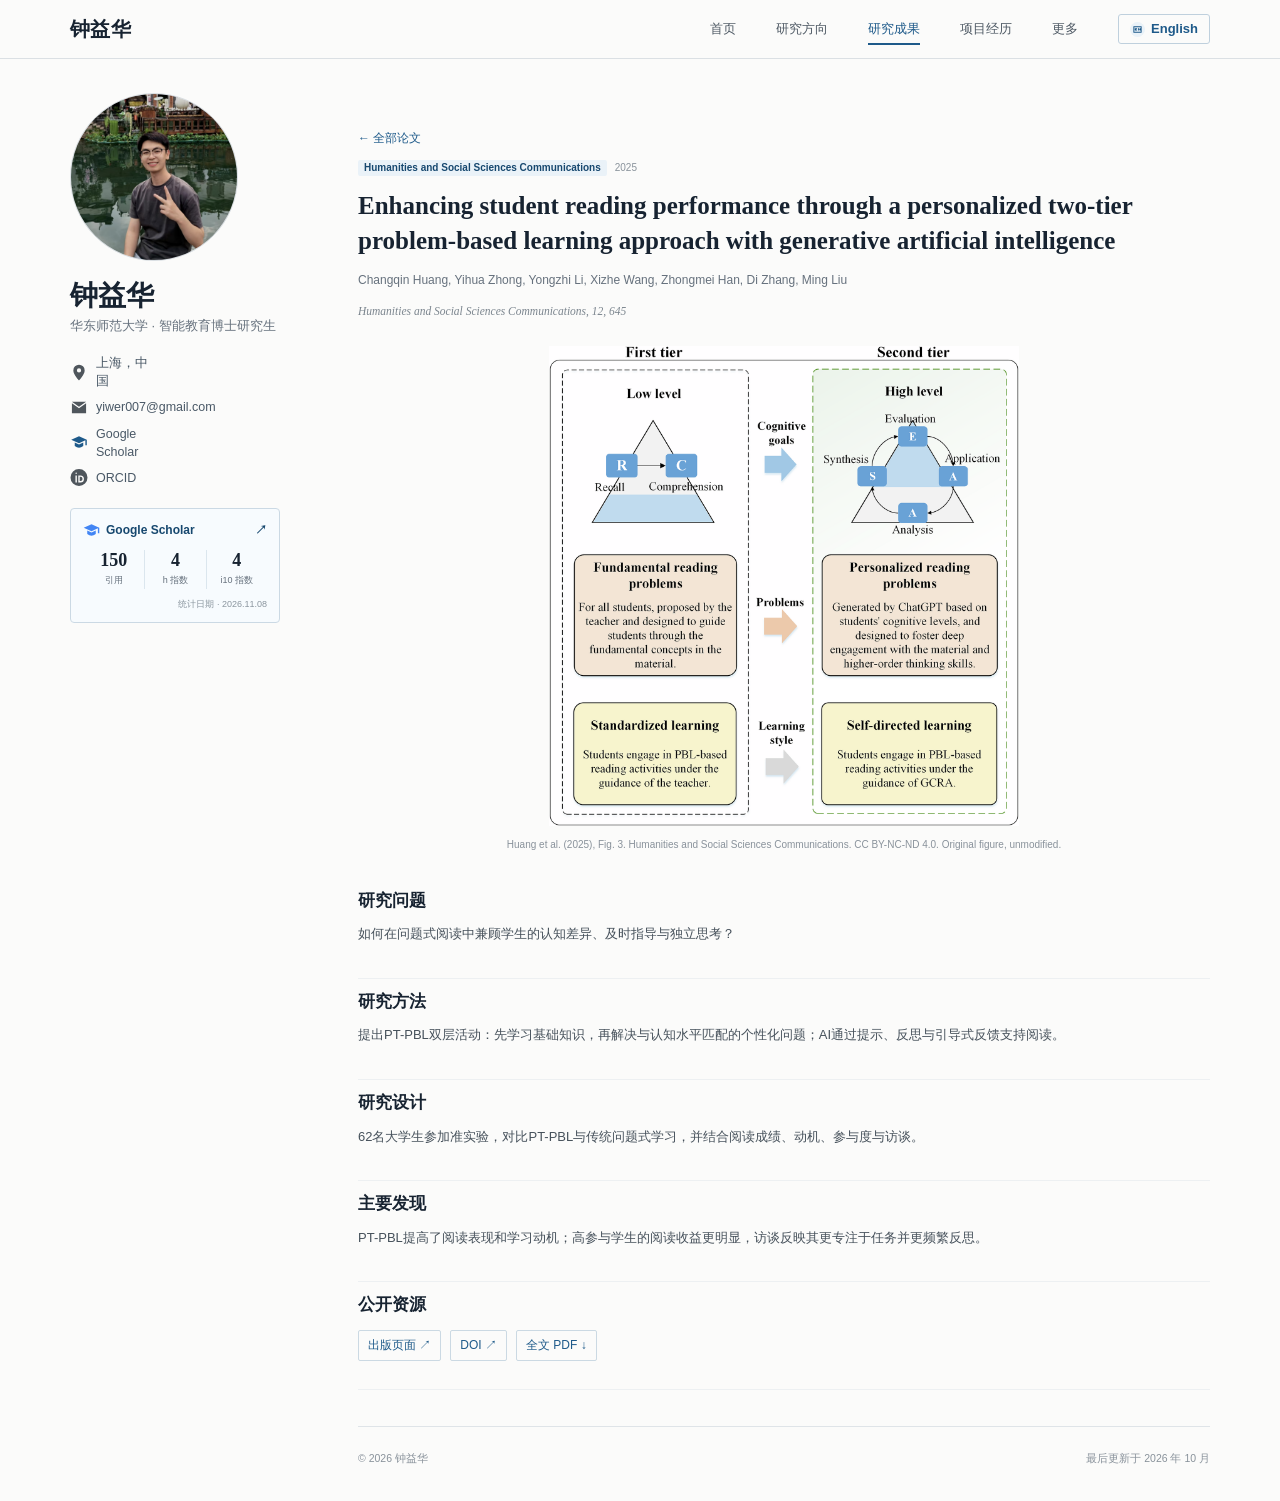
<file: paper-3.html>
<!doctype html>
<html lang="zh-CN"><head>
  <meta charset="UTF-8"><meta name="viewport" content="width=device-width,initial-scale=1">
  <meta name="author" content="yiwer"><meta name="theme-color" content="#fbfbfa">
  <meta name="description" content="钟益华，华东师范大学智能教育博士研究生。研究生成式AI教育应用、智能体支持学习、个性化学习与学习分析。">
  <meta property="og:type" content="website"><meta property="og:title" content="钟益华｜个人学术主页">
  <meta property="og:url" content="https://yiwer007.github.io/paper-3.html">
  <meta property="og:image" content="https://yiwer007.github.io/assets/ZYH.png">
  <meta property="og:description" content="华东师范大学智能教育博士研究生，研究生成式AI教育应用、智能体支持学习、个性化学习与学习分析。">
  <link rel="canonical" href="https://yiwer007.github.io/paper-3.html">
  <title>钟益华｜个人学术主页</title><link rel="icon" href="assets/favicon-hanli.png" type="image/png">
  <link rel="stylesheet" href="styles.css"><link rel="stylesheet" href="site-extra.css">
  <script src="site-config.js" defer=""></script><script src="content-latest.js" defer=""></script>
  <script src="papers.js" defer=""></script><script src="portfolio-content.js" defer=""></script><script src="portfolio-verified.js" defer=""></script><script src="app.js" defer=""></script>
  <script src="world-map.js" defer=""></script><script src="visitor-ui.js" defer=""></script>
<script src="portfolio-ui.js" defer=""></script></head>
<body data-page="paper">
  <a href="#about" class="skip-link">跳到正文 / Skip to content</a>
  <header class="site-header"><div class="header-inner">
    <a class="site-title" href="index.html" id="site-title">钟益华</a>
    <button class="menu-button" type="button" aria-label="打开导航" aria-expanded="false" aria-controls="main-nav"><span></span><span></span><span></span></button>
    <nav class="main-nav" aria-label="主导航" id="main-nav"><a href="index.html#about" data-zh="首页" data-en="Home">首页</a><a href="research.html" data-zh="研究方向" data-en="Research Areas">研究方向</a><a href="publications.html" data-zh="研究成果" data-en="Research Outputs">研究成果</a><a href="projects.html" data-zh="项目经历" data-en="Project Experience">项目经历</a><a href="about.html" data-zh="更多" data-en="More">更多</a><a class="language-switch" href="?lang=en" id="language" aria-label="切换到英文主页"><svg viewBox="0 0 24 24" aria-hidden="true"><path fill="currentColor" d="M3 5h18v14H3V5zm2 2v10h14V7H5zm1 2h5v2H9v1h2v2H6V9zm7 0h2l2 3V9h2v5h-2l-2-3v3h-2V9z"></path></svg><span>English</span></a></nav>
  </div></header>
  <main class="page-shell">
    <aside class="profile-panel" aria-label="个人资料">
      <img class="portrait" src="assets/ZYH.png" width="168" height="168" alt="钟益华的个人照片">
      <div class="profile-intro"><h1 id="profile-name">钟益华</h1><p class="position" data-zh="华东师范大学 · 智能教育博士研究生" data-en="East China Normal University · Ph.D. Student">华东师范大学 · 智能教育博士研究生</p></div>
      <div class="contact-list" id="contact-list"></div>
      <a class="scholar-card" id="scholar-card" hidden="" target="_blank" rel="noopener noreferrer">
        <div class="scholar-card-title"><span><svg viewBox="0 0 24 24" aria-hidden="true"><path fill="currentColor" d="M12 3 1 8l11 5 9-4.1V16h2V8L12 3zm-6 9v5c4 3 8 3 12 0v-5l-6 2.7L6 12z"></path></svg> Google Scholar</span><span aria-hidden="true">↗</span></div>
        <div class="scholar-metrics"><div><strong id="citedby"></strong><span data-zh="引用" data-en="Citations">引用</span></div><div><strong id="hindex"></strong><span data-zh="h 指数" data-en="h-index">h 指数</span></div><div><strong id="i10index"></strong><span data-zh="i10 指数" data-en="i10-index">i10 指数</span></div></div>
        <small id="scholar-update"></small>
      </a>
    </aside>
    <div class="main-content">
      
      
      
      
      
      
      
      
      
      
    









<section class="content-section about-section" aria-labelledby="about" data-page="home" hidden="">
        <h2 class="section-heading" id="about" data-zh="个人简介" data-en="Biography">个人简介</h2>
        <div class="intro-text" id="intro-text"></div>
        <div class="research-row"><strong data-zh="研究领域" data-en="Research">研究领域</strong><div id="research-interests"></div></div>
      </section><section class="content-section education-section" aria-labelledby="education" data-page="home" hidden="">
        <h2 class="section-heading" id="education" data-zh="教育经历" data-en="Education">教育经历</h2><div class="education-list" id="education-list"></div>
      </section><section class="content-section" data-page="home" aria-labelledby="selected" hidden=""><h2 id="selected" class="section-heading" data-zh="代表成果" data-en="Selected Outputs">代表成果</h2><div id="selected-research"></div><div class="selected-footer"><a class="all-outputs-link" href="publications.html" data-zh="查看全部成果 →" data-en="View all research outputs →">查看全部成果 →</a></div></section><section class="content-section" data-page="home" aria-labelledby="news" hidden=""><h2 id="news" class="section-heading" data-zh="最新动态" data-en="News">最新动态</h2><ol class="news-list" id="news-list"></ol></section><section class="content-section" data-page="research" aria-labelledby="research" hidden=""><h2 id="research" class="section-heading" data-zh="当前研究方向" data-en="Current Research Areas">当前研究方向</h2><p class="portfolio-lead" id="research-agenda"></p><div id="research-directions" class="research-directions"></div></section><section class="content-section" data-page="research" aria-labelledby="vision" hidden=""><h2 id="vision" class="section-heading" data-zh="未来研究方向" data-en="Future Directions">未来研究方向</h2><p class="section-note" data-zh="未来 3–5 年拟探索的研究方向。" data-en="Prospective directions for the next three to five years.">未来 3–5 年拟探索的研究方向。</p><div id="research-vision"></div></section><section class="content-section" aria-labelledby="publications" data-page="publications" hidden="">
        <div class="heading-with-tools"><h2 class="section-heading" id="publications" data-zh="论文成果" data-en="Publications">论文成果</h2><div class="paper-filter" role="group" aria-label="筛选论文类型">
          <button type="button" class="is-active" data-filter="all" aria-pressed="true" data-zh="全部" data-en="All">全部</button>
          <button type="button" data-filter="journal" aria-pressed="false" data-zh="期刊" data-en="Journals">期刊</button>
          <button type="button" data-filter="conference" aria-pressed="false" data-zh="会议" data-en="Conferences">会议</button>
        </div></div>
        <p class="publication-legend"><span>钟益华 / Yihua Zhong</span> <b data-zh="表示本人；论文按类别及年份排列。" data-en="indicates my name. Publications are grouped by type and sorted by year.">表示本人；论文按类别及年份排列。</b></p>
        <div id="publication-groups" aria-live="polite"></div>
      </section><section class="content-section" aria-labelledby="outputs" data-page="publications" hidden="">
        <h2 class="section-heading" id="outputs" data-zh="其他成果" data-en="Other Research Outputs">其他成果</h2><div class="output-columns" id="output-columns"></div>
      </section><section class="content-section" aria-labelledby="projects" data-page="projects" hidden="">
        <h2 class="section-heading" id="projects" data-zh="项目经历" data-en="Project Experience">项目经历</h2>
        <p class="section-note" data-zh="累计参与省部级以上纵向项目 10 余项；以下仅展示部分重要项目。" data-en="I have participated in more than 10 provincial, ministerial, and national research projects. Selected projects are listed below.">累计参与省部级以上纵向项目 10 余项；以下仅展示部分重要项目。</p><div class="project-list" id="project-list"></div>
      </section><section class="content-section" aria-labelledby="experience" data-page="about" hidden="">
        <h2 class="section-heading" id="experience" data-zh="教学经历" data-en="Teaching Experience">教学经历</h2><div class="experience-list" id="experience-list"></div>
      </section><section class="content-section" aria-labelledby="service" data-page="about" hidden="">
        <h2 class="section-heading" id="service" data-zh="学术服务" data-en="Academic Service">学术服务</h2><div class="service-content" id="service-content"></div>
      </section><section class="content-section" aria-labelledby="honors" data-page="about" hidden="">
        <h2 class="section-heading" id="honors" data-zh="荣誉奖项" data-en="Honors &amp; Awards">荣誉奖项</h2><div class="simple-list" id="honor-list"></div>
      </section><section class="content-section" aria-labelledby="skills" data-page="about" hidden="">
        <h2 class="section-heading" id="skills" data-zh="专业技能" data-en="Professional Skills">专业技能</h2><div class="skills-list" id="skills-list"></div>
      </section><section class="content-section visitor-section" aria-labelledby="visitors" data-page="home" hidden="">
        <h2 class="section-heading" id="visitors" data-zh="访客分布" data-en="Visitor Distribution">访客分布</h2>
        <div class="visitor-dashboard">
          <div class="visitor-map-panel"><svg id="visitor-map" class="world-map" role="img" aria-label="网站访客世界分布地图"></svg><p class="map-credit">地图数据：<a href="https://github.com/VictorCazanave/svg-maps/tree/master/packages/world" target="_blank" rel="noopener noreferrer">SVG Maps</a>（CC BY 4.0）</p></div>
          <div class="visitor-summary" aria-live="polite"><div class="visitor-metrics"><div><strong id="visit-total">—</strong><span data-zh="总访问次数" data-en="Total visits">总访问次数</span></div><div><strong id="visit-unique">—</strong><span data-zh="独立访客" data-en="Unique visitors">独立访客</span></div><div><strong id="visit-countries">—</strong><span data-zh="国家与地区" data-en="Countries &amp; regions">国家与地区</span></div></div><h3 data-zh="最近访客" data-en="Recent Visitors">最近访客</h3><ol id="recent-visitors" class="recent-visitors"></ol><p id="visitor-status" class="visitor-empty"></p><p class="privacy-note" data-zh="仅显示匿名访客标识与国家或地区，不保存完整 IP 地址。" data-en="Only anonymous visitor IDs and countries or regions are shown. Full IP addresses are not stored.">仅显示匿名访客标识与国家或地区，不保存完整 IP 地址。</p></div>
        </div>
      </section><section class="content-section" data-page="paper" aria-labelledby="paper-detail-title"><div id="paper-detail"></div></section></div>
  </main>
  <footer class="site-footer"><p>© 2026 <span data-zh="钟益华" data-en="Yihua Zhong">钟益华</span></p><p data-zh="最后更新于 2026 年 10 月" data-en="Last updated: October 2026">最后更新于 2026 年 10 月</p></footer>
  <button id="back-to-top" class="back-to-top" type="button" aria-label="返回顶部" title="返回顶部" hidden=""><svg viewBox="0 0 48 48" aria-hidden="true"><g class="rocket-body"><path d="M24 5C15 13 15 23 17 31h14c2-8 2-18-7-26Z" fill="currentColor"></path><circle cx="24" cy="20" r="4" fill="#fbfbfa"></circle><path d="m17 24-7 9v5l9-5m12-9 7 9v5l-9-5" fill="currentColor"></path></g><path class="rocket-flame" d="m20 34 4 10 4-10" fill="#df9a55"></path></svg><span class="rocket-label" data-zh="返回顶部" data-en="Back to top">返回顶部</span></button>
  <dialog class="figure-dialog" id="figure-dialog" aria-labelledby="figure-title"><button class="figure-close" aria-label="关闭图片 / Close image">×</button><img id="figure-full" alt=""><h2 id="figure-title"></h2><p id="figure-credit"></p></dialog>



</body></html>
</file>
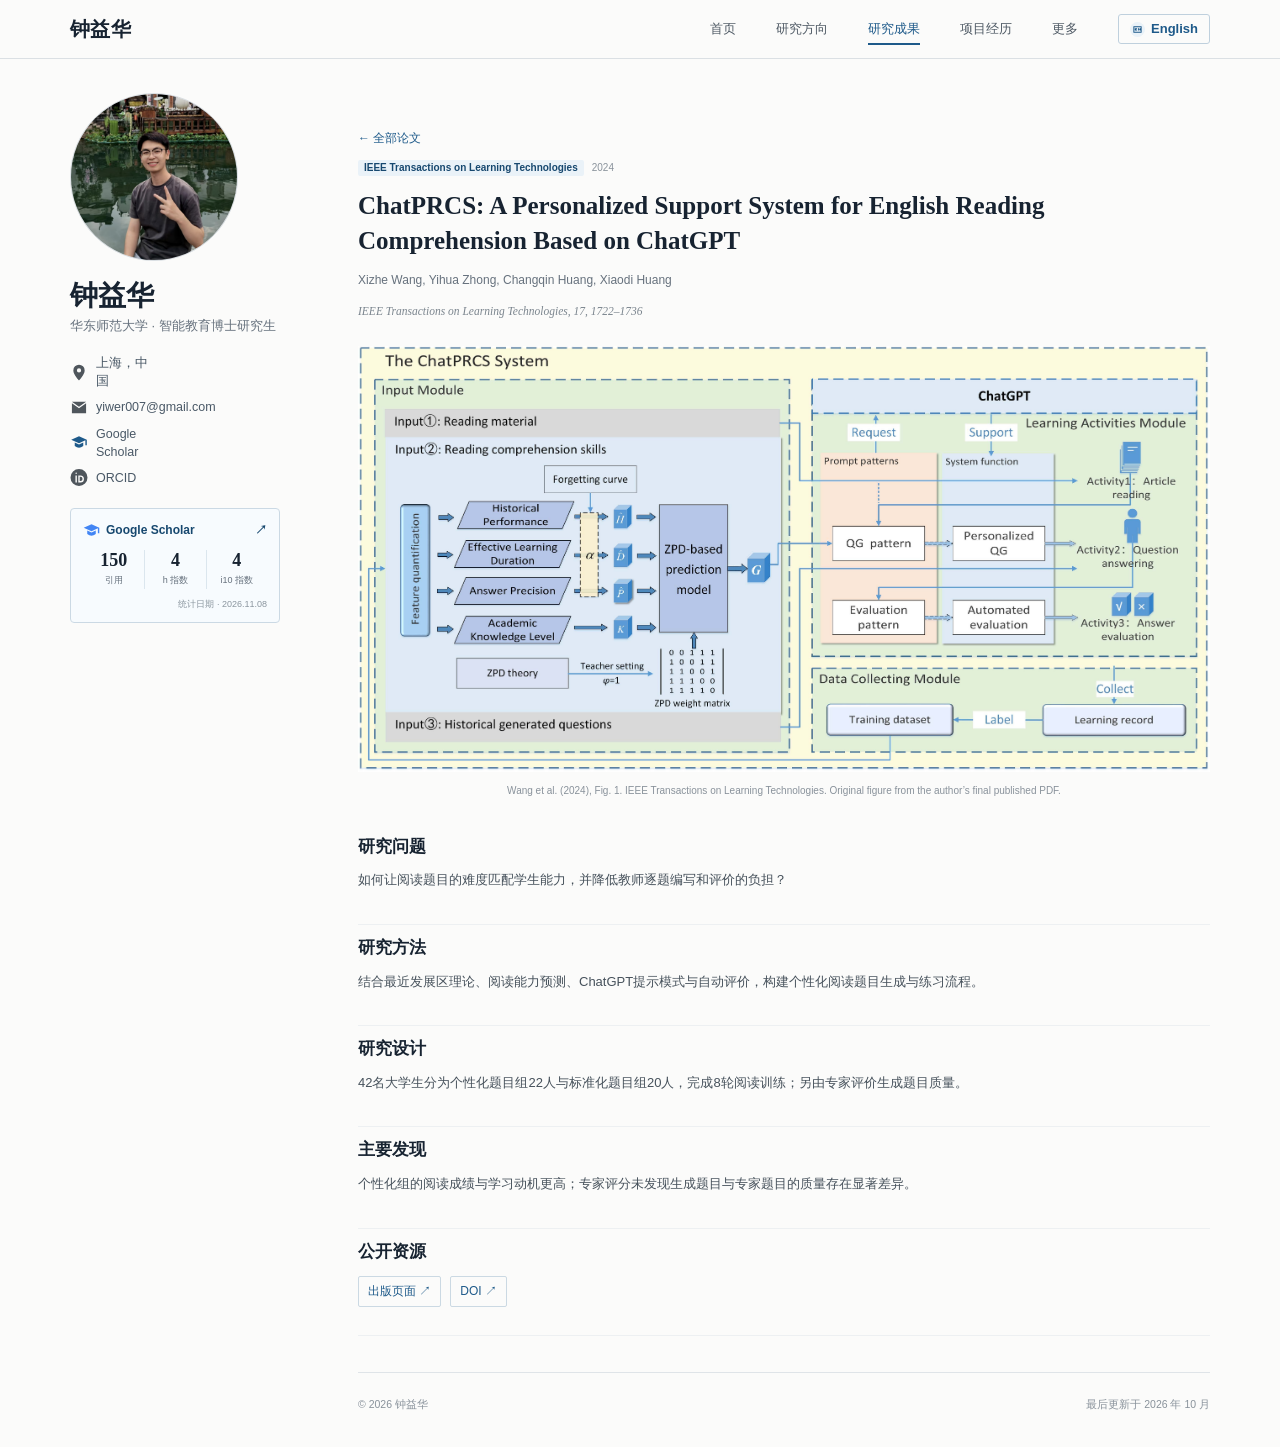
<file: paper-5.html>
<!doctype html>
<html lang="zh-CN"><head>
  <meta charset="UTF-8"><meta name="viewport" content="width=device-width,initial-scale=1">
  <meta name="author" content="yiwer"><meta name="theme-color" content="#fbfbfa">
  <meta name="description" content="钟益华，华东师范大学智能教育博士研究生。研究生成式AI教育应用、智能体支持学习、个性化学习与学习分析。">
  <meta property="og:type" content="website"><meta property="og:title" content="钟益华｜个人学术主页">
  <meta property="og:url" content="https://yiwer007.github.io/paper-5.html">
  <meta property="og:image" content="https://yiwer007.github.io/assets/ZYH.png">
  <meta property="og:description" content="华东师范大学智能教育博士研究生，研究生成式AI教育应用、智能体支持学习、个性化学习与学习分析。">
  <link rel="canonical" href="https://yiwer007.github.io/paper-5.html">
  <title>钟益华｜个人学术主页</title><link rel="icon" href="assets/favicon-hanli.png" type="image/png">
  <link rel="stylesheet" href="styles.css"><link rel="stylesheet" href="site-extra.css">
  <script src="site-config.js" defer=""></script><script src="content-latest.js" defer=""></script>
  <script src="papers.js" defer=""></script><script src="portfolio-content.js" defer=""></script><script src="portfolio-verified.js" defer=""></script><script src="app.js" defer=""></script>
  <script src="world-map.js" defer=""></script><script src="visitor-ui.js" defer=""></script>
<script src="portfolio-ui.js" defer=""></script></head>
<body data-page="paper">
  <a href="#about" class="skip-link">跳到正文 / Skip to content</a>
  <header class="site-header"><div class="header-inner">
    <a class="site-title" href="index.html" id="site-title">钟益华</a>
    <button class="menu-button" type="button" aria-label="打开导航" aria-expanded="false" aria-controls="main-nav"><span></span><span></span><span></span></button>
    <nav class="main-nav" aria-label="主导航" id="main-nav"><a href="index.html#about" data-zh="首页" data-en="Home">首页</a><a href="research.html" data-zh="研究方向" data-en="Research Areas">研究方向</a><a href="publications.html" data-zh="研究成果" data-en="Research Outputs">研究成果</a><a href="projects.html" data-zh="项目经历" data-en="Project Experience">项目经历</a><a href="about.html" data-zh="更多" data-en="More">更多</a><a class="language-switch" href="?lang=en" id="language" aria-label="切换到英文主页"><svg viewBox="0 0 24 24" aria-hidden="true"><path fill="currentColor" d="M3 5h18v14H3V5zm2 2v10h14V7H5zm1 2h5v2H9v1h2v2H6V9zm7 0h2l2 3V9h2v5h-2l-2-3v3h-2V9z"></path></svg><span>English</span></a></nav>
  </div></header>
  <main class="page-shell">
    <aside class="profile-panel" aria-label="个人资料">
      <img class="portrait" src="assets/ZYH.png" width="168" height="168" alt="钟益华的个人照片">
      <div class="profile-intro"><h1 id="profile-name">钟益华</h1><p class="position" data-zh="华东师范大学 · 智能教育博士研究生" data-en="East China Normal University · Ph.D. Student">华东师范大学 · 智能教育博士研究生</p></div>
      <div class="contact-list" id="contact-list"></div>
      <a class="scholar-card" id="scholar-card" hidden="" target="_blank" rel="noopener noreferrer">
        <div class="scholar-card-title"><span><svg viewBox="0 0 24 24" aria-hidden="true"><path fill="currentColor" d="M12 3 1 8l11 5 9-4.1V16h2V8L12 3zm-6 9v5c4 3 8 3 12 0v-5l-6 2.7L6 12z"></path></svg> Google Scholar</span><span aria-hidden="true">↗</span></div>
        <div class="scholar-metrics"><div><strong id="citedby"></strong><span data-zh="引用" data-en="Citations">引用</span></div><div><strong id="hindex"></strong><span data-zh="h 指数" data-en="h-index">h 指数</span></div><div><strong id="i10index"></strong><span data-zh="i10 指数" data-en="i10-index">i10 指数</span></div></div>
        <small id="scholar-update"></small>
      </a>
    </aside>
    <div class="main-content">
      
      
      
      
      
      
      
      
      
      
    









<section class="content-section about-section" aria-labelledby="about" data-page="home" hidden="">
        <h2 class="section-heading" id="about" data-zh="个人简介" data-en="Biography">个人简介</h2>
        <div class="intro-text" id="intro-text"></div>
        <div class="research-row"><strong data-zh="研究领域" data-en="Research">研究领域</strong><div id="research-interests"></div></div>
      </section><section class="content-section education-section" aria-labelledby="education" data-page="home" hidden="">
        <h2 class="section-heading" id="education" data-zh="教育经历" data-en="Education">教育经历</h2><div class="education-list" id="education-list"></div>
      </section><section class="content-section" data-page="home" aria-labelledby="selected" hidden=""><h2 id="selected" class="section-heading" data-zh="代表成果" data-en="Selected Outputs">代表成果</h2><div id="selected-research"></div><div class="selected-footer"><a class="all-outputs-link" href="publications.html" data-zh="查看全部成果 →" data-en="View all research outputs →">查看全部成果 →</a></div></section><section class="content-section" data-page="home" aria-labelledby="news" hidden=""><h2 id="news" class="section-heading" data-zh="最新动态" data-en="News">最新动态</h2><ol class="news-list" id="news-list"></ol></section><section class="content-section" data-page="research" aria-labelledby="research" hidden=""><h2 id="research" class="section-heading" data-zh="当前研究方向" data-en="Current Research Areas">当前研究方向</h2><p class="portfolio-lead" id="research-agenda"></p><div id="research-directions" class="research-directions"></div></section><section class="content-section" data-page="research" aria-labelledby="vision" hidden=""><h2 id="vision" class="section-heading" data-zh="未来研究方向" data-en="Future Directions">未来研究方向</h2><p class="section-note" data-zh="未来 3–5 年拟探索的研究方向。" data-en="Prospective directions for the next three to five years.">未来 3–5 年拟探索的研究方向。</p><div id="research-vision"></div></section><section class="content-section" aria-labelledby="publications" data-page="publications" hidden="">
        <div class="heading-with-tools"><h2 class="section-heading" id="publications" data-zh="论文成果" data-en="Publications">论文成果</h2><div class="paper-filter" role="group" aria-label="筛选论文类型">
          <button type="button" class="is-active" data-filter="all" aria-pressed="true" data-zh="全部" data-en="All">全部</button>
          <button type="button" data-filter="journal" aria-pressed="false" data-zh="期刊" data-en="Journals">期刊</button>
          <button type="button" data-filter="conference" aria-pressed="false" data-zh="会议" data-en="Conferences">会议</button>
        </div></div>
        <p class="publication-legend"><span>钟益华 / Yihua Zhong</span> <b data-zh="表示本人；论文按类别及年份排列。" data-en="indicates my name. Publications are grouped by type and sorted by year.">表示本人；论文按类别及年份排列。</b></p>
        <div id="publication-groups" aria-live="polite"></div>
      </section><section class="content-section" aria-labelledby="outputs" data-page="publications" hidden="">
        <h2 class="section-heading" id="outputs" data-zh="其他成果" data-en="Other Research Outputs">其他成果</h2><div class="output-columns" id="output-columns"></div>
      </section><section class="content-section" aria-labelledby="projects" data-page="projects" hidden="">
        <h2 class="section-heading" id="projects" data-zh="项目经历" data-en="Project Experience">项目经历</h2>
        <p class="section-note" data-zh="累计参与省部级以上纵向项目 10 余项；以下仅展示部分重要项目。" data-en="I have participated in more than 10 provincial, ministerial, and national research projects. Selected projects are listed below.">累计参与省部级以上纵向项目 10 余项；以下仅展示部分重要项目。</p><div class="project-list" id="project-list"></div>
      </section><section class="content-section" aria-labelledby="experience" data-page="about" hidden="">
        <h2 class="section-heading" id="experience" data-zh="教学经历" data-en="Teaching Experience">教学经历</h2><div class="experience-list" id="experience-list"></div>
      </section><section class="content-section" aria-labelledby="service" data-page="about" hidden="">
        <h2 class="section-heading" id="service" data-zh="学术服务" data-en="Academic Service">学术服务</h2><div class="service-content" id="service-content"></div>
      </section><section class="content-section" aria-labelledby="honors" data-page="about" hidden="">
        <h2 class="section-heading" id="honors" data-zh="荣誉奖项" data-en="Honors &amp; Awards">荣誉奖项</h2><div class="simple-list" id="honor-list"></div>
      </section><section class="content-section" aria-labelledby="skills" data-page="about" hidden="">
        <h2 class="section-heading" id="skills" data-zh="专业技能" data-en="Professional Skills">专业技能</h2><div class="skills-list" id="skills-list"></div>
      </section><section class="content-section visitor-section" aria-labelledby="visitors" data-page="home" hidden="">
        <h2 class="section-heading" id="visitors" data-zh="访客分布" data-en="Visitor Distribution">访客分布</h2>
        <div class="visitor-dashboard">
          <div class="visitor-map-panel"><svg id="visitor-map" class="world-map" role="img" aria-label="网站访客世界分布地图"></svg><p class="map-credit">地图数据：<a href="https://github.com/VictorCazanave/svg-maps/tree/master/packages/world" target="_blank" rel="noopener noreferrer">SVG Maps</a>（CC BY 4.0）</p></div>
          <div class="visitor-summary" aria-live="polite"><div class="visitor-metrics"><div><strong id="visit-total">—</strong><span data-zh="总访问次数" data-en="Total visits">总访问次数</span></div><div><strong id="visit-unique">—</strong><span data-zh="独立访客" data-en="Unique visitors">独立访客</span></div><div><strong id="visit-countries">—</strong><span data-zh="国家与地区" data-en="Countries &amp; regions">国家与地区</span></div></div><h3 data-zh="最近访客" data-en="Recent Visitors">最近访客</h3><ol id="recent-visitors" class="recent-visitors"></ol><p id="visitor-status" class="visitor-empty"></p><p class="privacy-note" data-zh="仅显示匿名访客标识与国家或地区，不保存完整 IP 地址。" data-en="Only anonymous visitor IDs and countries or regions are shown. Full IP addresses are not stored.">仅显示匿名访客标识与国家或地区，不保存完整 IP 地址。</p></div>
        </div>
      </section><section class="content-section" data-page="paper" aria-labelledby="paper-detail-title"><div id="paper-detail"></div></section></div>
  </main>
  <footer class="site-footer"><p>© 2026 <span data-zh="钟益华" data-en="Yihua Zhong">钟益华</span></p><p data-zh="最后更新于 2026 年 10 月" data-en="Last updated: October 2026">最后更新于 2026 年 10 月</p></footer>
  <button id="back-to-top" class="back-to-top" type="button" aria-label="返回顶部" title="返回顶部" hidden=""><svg viewBox="0 0 48 48" aria-hidden="true"><g class="rocket-body"><path d="M24 5C15 13 15 23 17 31h14c2-8 2-18-7-26Z" fill="currentColor"></path><circle cx="24" cy="20" r="4" fill="#fbfbfa"></circle><path d="m17 24-7 9v5l9-5m12-9 7 9v5l-9-5" fill="currentColor"></path></g><path class="rocket-flame" d="m20 34 4 10 4-10" fill="#df9a55"></path></svg><span class="rocket-label" data-zh="返回顶部" data-en="Back to top">返回顶部</span></button>
  <dialog class="figure-dialog" id="figure-dialog" aria-labelledby="figure-title"><button class="figure-close" aria-label="关闭图片 / Close image">×</button><img id="figure-full" alt=""><h2 id="figure-title"></h2><p id="figure-credit"></p></dialog>



</body></html>
</file>
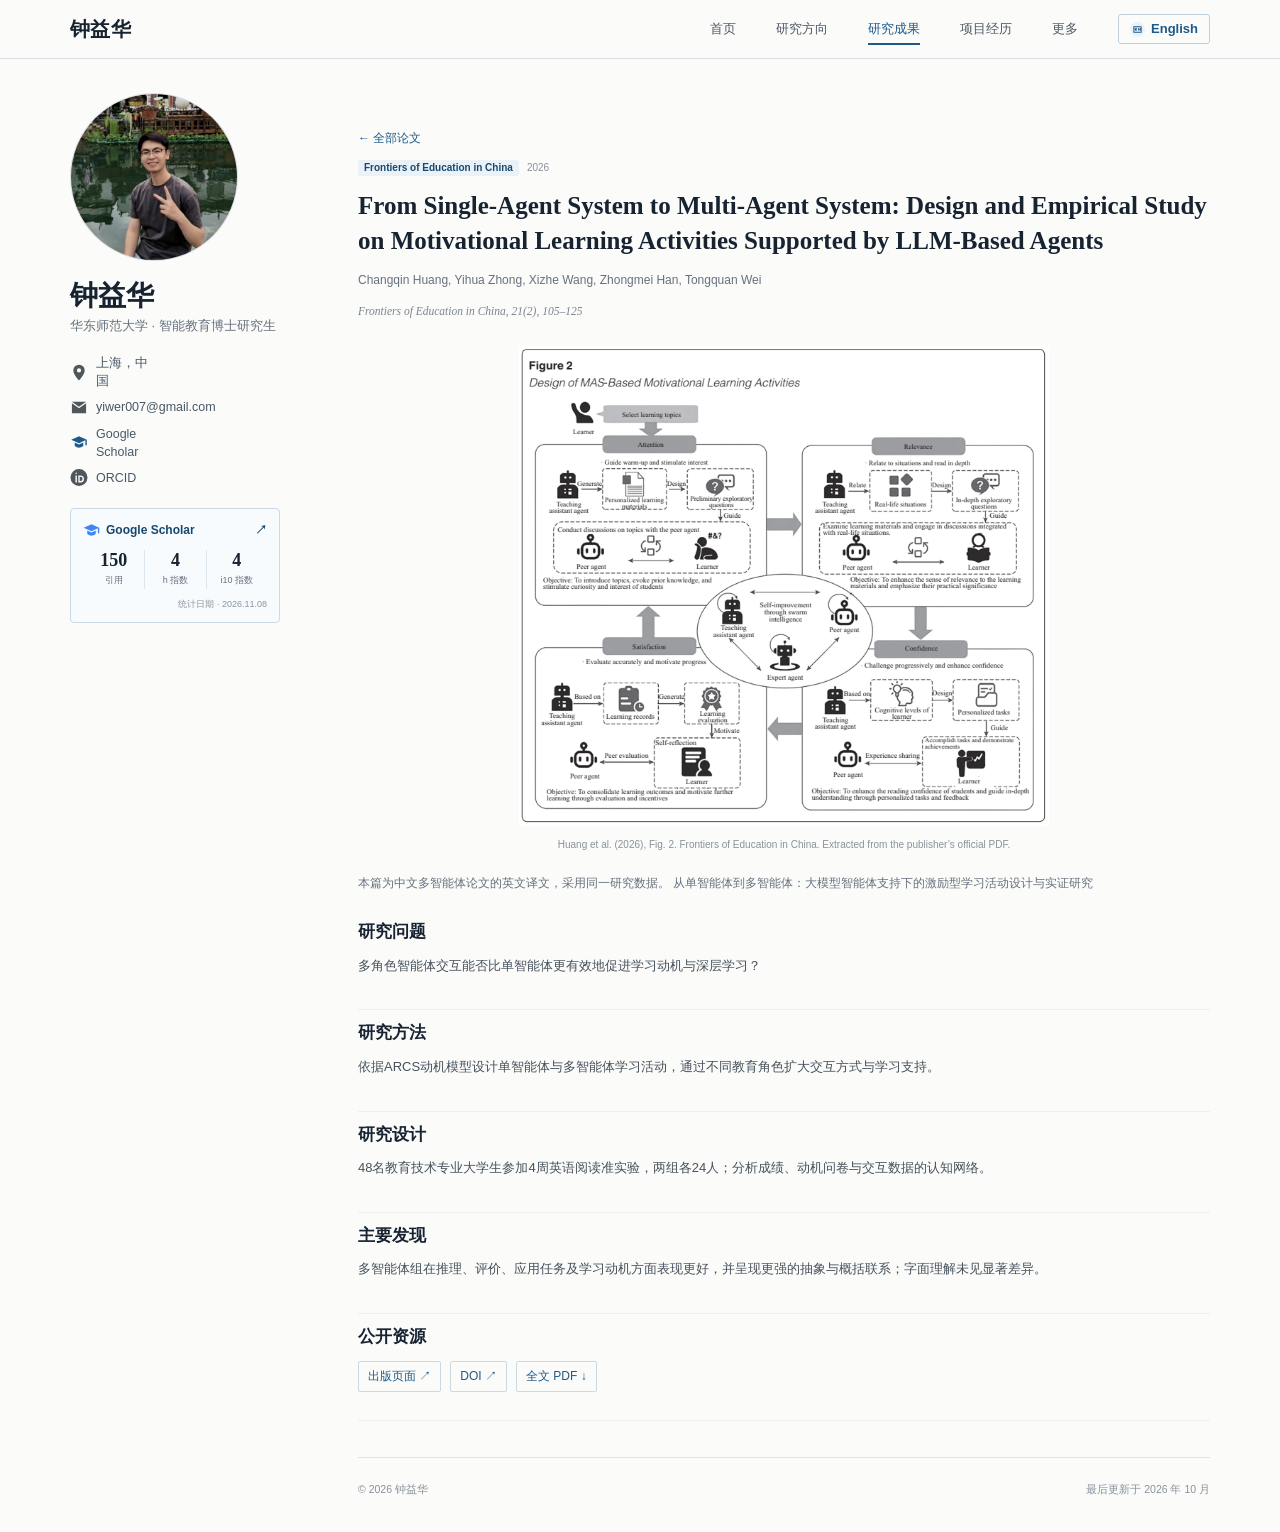
<file: paper-6.html>
<!doctype html>
<html lang="zh-CN"><head>
  <meta charset="UTF-8"><meta name="viewport" content="width=device-width,initial-scale=1">
  <meta name="author" content="yiwer"><meta name="theme-color" content="#fbfbfa">
  <meta name="description" content="钟益华，华东师范大学智能教育博士研究生。研究生成式AI教育应用、智能体支持学习、个性化学习与学习分析。">
  <meta property="og:type" content="website"><meta property="og:title" content="钟益华｜个人学术主页">
  <meta property="og:url" content="https://yiwer007.github.io/paper-6.html">
  <meta property="og:image" content="https://yiwer007.github.io/assets/ZYH.png">
  <meta property="og:description" content="华东师范大学智能教育博士研究生，研究生成式AI教育应用、智能体支持学习、个性化学习与学习分析。">
  <link rel="canonical" href="https://yiwer007.github.io/paper-6.html">
  <title>钟益华｜个人学术主页</title><link rel="icon" href="assets/favicon-hanli.png" type="image/png">
  <link rel="stylesheet" href="styles.css"><link rel="stylesheet" href="site-extra.css">
  <script src="site-config.js" defer=""></script><script src="content-latest.js" defer=""></script>
  <script src="papers.js" defer=""></script><script src="portfolio-content.js" defer=""></script><script src="portfolio-verified.js" defer=""></script><script src="app.js" defer=""></script>
  <script src="world-map.js" defer=""></script><script src="visitor-ui.js" defer=""></script>
<script src="portfolio-ui.js" defer=""></script></head>
<body data-page="paper">
  <a href="#about" class="skip-link">跳到正文 / Skip to content</a>
  <header class="site-header"><div class="header-inner">
    <a class="site-title" href="index.html" id="site-title">钟益华</a>
    <button class="menu-button" type="button" aria-label="打开导航" aria-expanded="false" aria-controls="main-nav"><span></span><span></span><span></span></button>
    <nav class="main-nav" aria-label="主导航" id="main-nav"><a href="index.html#about" data-zh="首页" data-en="Home">首页</a><a href="research.html" data-zh="研究方向" data-en="Research Areas">研究方向</a><a href="publications.html" data-zh="研究成果" data-en="Research Outputs">研究成果</a><a href="projects.html" data-zh="项目经历" data-en="Project Experience">项目经历</a><a href="about.html" data-zh="更多" data-en="More">更多</a><a class="language-switch" href="?lang=en" id="language" aria-label="切换到英文主页"><svg viewBox="0 0 24 24" aria-hidden="true"><path fill="currentColor" d="M3 5h18v14H3V5zm2 2v10h14V7H5zm1 2h5v2H9v1h2v2H6V9zm7 0h2l2 3V9h2v5h-2l-2-3v3h-2V9z"></path></svg><span>English</span></a></nav>
  </div></header>
  <main class="page-shell">
    <aside class="profile-panel" aria-label="个人资料">
      <img class="portrait" src="assets/ZYH.png" width="168" height="168" alt="钟益华的个人照片">
      <div class="profile-intro"><h1 id="profile-name">钟益华</h1><p class="position" data-zh="华东师范大学 · 智能教育博士研究生" data-en="East China Normal University · Ph.D. Student">华东师范大学 · 智能教育博士研究生</p></div>
      <div class="contact-list" id="contact-list"></div>
      <a class="scholar-card" id="scholar-card" hidden="" target="_blank" rel="noopener noreferrer">
        <div class="scholar-card-title"><span><svg viewBox="0 0 24 24" aria-hidden="true"><path fill="currentColor" d="M12 3 1 8l11 5 9-4.1V16h2V8L12 3zm-6 9v5c4 3 8 3 12 0v-5l-6 2.7L6 12z"></path></svg> Google Scholar</span><span aria-hidden="true">↗</span></div>
        <div class="scholar-metrics"><div><strong id="citedby"></strong><span data-zh="引用" data-en="Citations">引用</span></div><div><strong id="hindex"></strong><span data-zh="h 指数" data-en="h-index">h 指数</span></div><div><strong id="i10index"></strong><span data-zh="i10 指数" data-en="i10-index">i10 指数</span></div></div>
        <small id="scholar-update"></small>
      </a>
    </aside>
    <div class="main-content">
      
      
      
      
      
      
      
      
      
      
    









<section class="content-section about-section" aria-labelledby="about" data-page="home" hidden="">
        <h2 class="section-heading" id="about" data-zh="个人简介" data-en="Biography">个人简介</h2>
        <div class="intro-text" id="intro-text"></div>
        <div class="research-row"><strong data-zh="研究领域" data-en="Research">研究领域</strong><div id="research-interests"></div></div>
      </section><section class="content-section education-section" aria-labelledby="education" data-page="home" hidden="">
        <h2 class="section-heading" id="education" data-zh="教育经历" data-en="Education">教育经历</h2><div class="education-list" id="education-list"></div>
      </section><section class="content-section" data-page="home" aria-labelledby="selected" hidden=""><h2 id="selected" class="section-heading" data-zh="代表成果" data-en="Selected Outputs">代表成果</h2><div id="selected-research"></div><div class="selected-footer"><a class="all-outputs-link" href="publications.html" data-zh="查看全部成果 →" data-en="View all research outputs →">查看全部成果 →</a></div></section><section class="content-section" data-page="home" aria-labelledby="news" hidden=""><h2 id="news" class="section-heading" data-zh="最新动态" data-en="News">最新动态</h2><ol class="news-list" id="news-list"></ol></section><section class="content-section" data-page="research" aria-labelledby="research" hidden=""><h2 id="research" class="section-heading" data-zh="当前研究方向" data-en="Current Research Areas">当前研究方向</h2><p class="portfolio-lead" id="research-agenda"></p><div id="research-directions" class="research-directions"></div></section><section class="content-section" data-page="research" aria-labelledby="vision" hidden=""><h2 id="vision" class="section-heading" data-zh="未来研究方向" data-en="Future Directions">未来研究方向</h2><p class="section-note" data-zh="未来 3–5 年拟探索的研究方向。" data-en="Prospective directions for the next three to five years.">未来 3–5 年拟探索的研究方向。</p><div id="research-vision"></div></section><section class="content-section" aria-labelledby="publications" data-page="publications" hidden="">
        <div class="heading-with-tools"><h2 class="section-heading" id="publications" data-zh="论文成果" data-en="Publications">论文成果</h2><div class="paper-filter" role="group" aria-label="筛选论文类型">
          <button type="button" class="is-active" data-filter="all" aria-pressed="true" data-zh="全部" data-en="All">全部</button>
          <button type="button" data-filter="journal" aria-pressed="false" data-zh="期刊" data-en="Journals">期刊</button>
          <button type="button" data-filter="conference" aria-pressed="false" data-zh="会议" data-en="Conferences">会议</button>
        </div></div>
        <p class="publication-legend"><span>钟益华 / Yihua Zhong</span> <b data-zh="表示本人；论文按类别及年份排列。" data-en="indicates my name. Publications are grouped by type and sorted by year.">表示本人；论文按类别及年份排列。</b></p>
        <div id="publication-groups" aria-live="polite"></div>
      </section><section class="content-section" aria-labelledby="outputs" data-page="publications" hidden="">
        <h2 class="section-heading" id="outputs" data-zh="其他成果" data-en="Other Research Outputs">其他成果</h2><div class="output-columns" id="output-columns"></div>
      </section><section class="content-section" aria-labelledby="projects" data-page="projects" hidden="">
        <h2 class="section-heading" id="projects" data-zh="项目经历" data-en="Project Experience">项目经历</h2>
        <p class="section-note" data-zh="累计参与省部级以上纵向项目 10 余项；以下仅展示部分重要项目。" data-en="I have participated in more than 10 provincial, ministerial, and national research projects. Selected projects are listed below.">累计参与省部级以上纵向项目 10 余项；以下仅展示部分重要项目。</p><div class="project-list" id="project-list"></div>
      </section><section class="content-section" aria-labelledby="experience" data-page="about" hidden="">
        <h2 class="section-heading" id="experience" data-zh="教学经历" data-en="Teaching Experience">教学经历</h2><div class="experience-list" id="experience-list"></div>
      </section><section class="content-section" aria-labelledby="service" data-page="about" hidden="">
        <h2 class="section-heading" id="service" data-zh="学术服务" data-en="Academic Service">学术服务</h2><div class="service-content" id="service-content"></div>
      </section><section class="content-section" aria-labelledby="honors" data-page="about" hidden="">
        <h2 class="section-heading" id="honors" data-zh="荣誉奖项" data-en="Honors &amp; Awards">荣誉奖项</h2><div class="simple-list" id="honor-list"></div>
      </section><section class="content-section" aria-labelledby="skills" data-page="about" hidden="">
        <h2 class="section-heading" id="skills" data-zh="专业技能" data-en="Professional Skills">专业技能</h2><div class="skills-list" id="skills-list"></div>
      </section><section class="content-section visitor-section" aria-labelledby="visitors" data-page="home" hidden="">
        <h2 class="section-heading" id="visitors" data-zh="访客分布" data-en="Visitor Distribution">访客分布</h2>
        <div class="visitor-dashboard">
          <div class="visitor-map-panel"><svg id="visitor-map" class="world-map" role="img" aria-label="网站访客世界分布地图"></svg><p class="map-credit">地图数据：<a href="https://github.com/VictorCazanave/svg-maps/tree/master/packages/world" target="_blank" rel="noopener noreferrer">SVG Maps</a>（CC BY 4.0）</p></div>
          <div class="visitor-summary" aria-live="polite"><div class="visitor-metrics"><div><strong id="visit-total">—</strong><span data-zh="总访问次数" data-en="Total visits">总访问次数</span></div><div><strong id="visit-unique">—</strong><span data-zh="独立访客" data-en="Unique visitors">独立访客</span></div><div><strong id="visit-countries">—</strong><span data-zh="国家与地区" data-en="Countries &amp; regions">国家与地区</span></div></div><h3 data-zh="最近访客" data-en="Recent Visitors">最近访客</h3><ol id="recent-visitors" class="recent-visitors"></ol><p id="visitor-status" class="visitor-empty"></p><p class="privacy-note" data-zh="仅显示匿名访客标识与国家或地区，不保存完整 IP 地址。" data-en="Only anonymous visitor IDs and countries or regions are shown. Full IP addresses are not stored.">仅显示匿名访客标识与国家或地区，不保存完整 IP 地址。</p></div>
        </div>
      </section><section class="content-section" data-page="paper" aria-labelledby="paper-detail-title"><div id="paper-detail"></div></section></div>
  </main>
  <footer class="site-footer"><p>© 2026 <span data-zh="钟益华" data-en="Yihua Zhong">钟益华</span></p><p data-zh="最后更新于 2026 年 10 月" data-en="Last updated: October 2026">最后更新于 2026 年 10 月</p></footer>
  <button id="back-to-top" class="back-to-top" type="button" aria-label="返回顶部" title="返回顶部" hidden=""><svg viewBox="0 0 48 48" aria-hidden="true"><g class="rocket-body"><path d="M24 5C15 13 15 23 17 31h14c2-8 2-18-7-26Z" fill="currentColor"></path><circle cx="24" cy="20" r="4" fill="#fbfbfa"></circle><path d="m17 24-7 9v5l9-5m12-9 7 9v5l-9-5" fill="currentColor"></path></g><path class="rocket-flame" d="m20 34 4 10 4-10" fill="#df9a55"></path></svg><span class="rocket-label" data-zh="返回顶部" data-en="Back to top">返回顶部</span></button>
  <dialog class="figure-dialog" id="figure-dialog" aria-labelledby="figure-title"><button class="figure-close" aria-label="关闭图片 / Close image">×</button><img id="figure-full" alt=""><h2 id="figure-title"></h2><p id="figure-credit"></p></dialog>



</body></html>
</file>
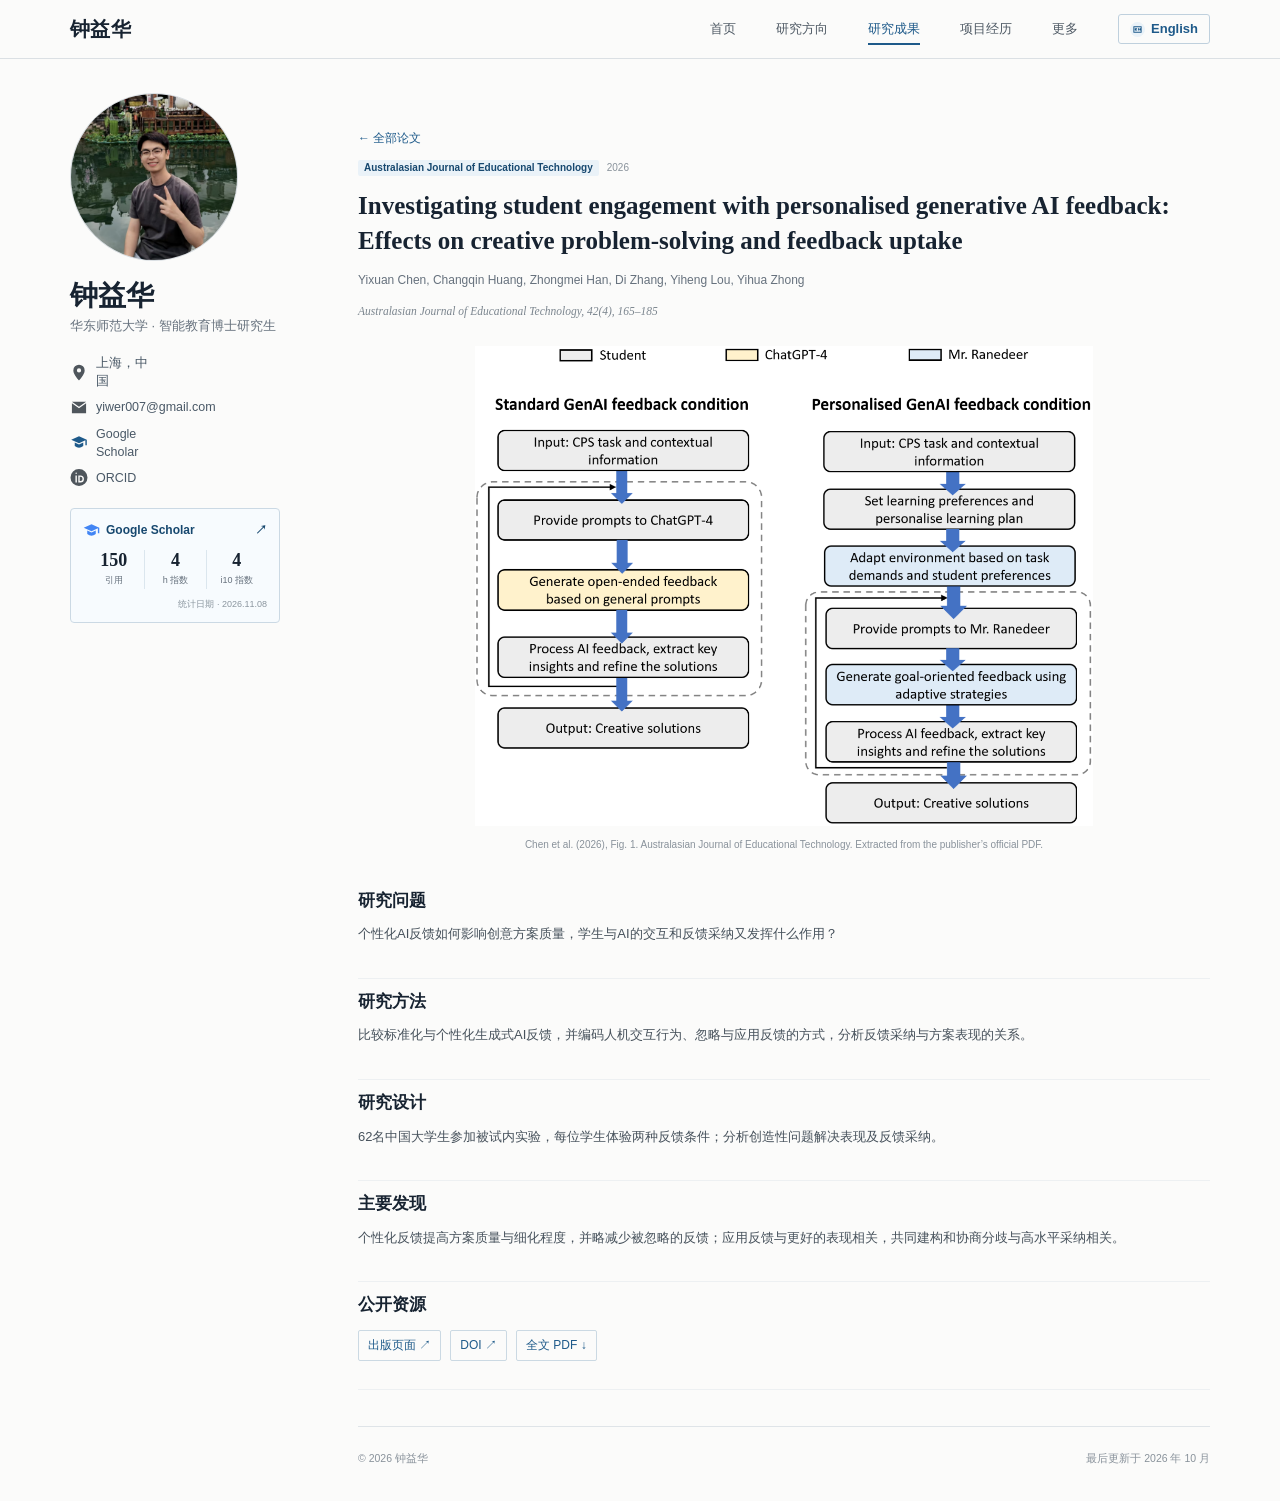
<file: paper-8.html>
<!doctype html>
<html lang="zh-CN"><head>
  <meta charset="UTF-8"><meta name="viewport" content="width=device-width,initial-scale=1">
  <meta name="author" content="yiwer"><meta name="theme-color" content="#fbfbfa">
  <meta name="description" content="钟益华，华东师范大学智能教育博士研究生。研究生成式AI教育应用、智能体支持学习、个性化学习与学习分析。">
  <meta property="og:type" content="website"><meta property="og:title" content="钟益华｜个人学术主页">
  <meta property="og:url" content="https://yiwer007.github.io/paper-8.html">
  <meta property="og:image" content="https://yiwer007.github.io/assets/ZYH.png">
  <meta property="og:description" content="华东师范大学智能教育博士研究生，研究生成式AI教育应用、智能体支持学习、个性化学习与学习分析。">
  <link rel="canonical" href="https://yiwer007.github.io/paper-8.html">
  <title>钟益华｜个人学术主页</title><link rel="icon" href="assets/favicon-hanli.png" type="image/png">
  <link rel="stylesheet" href="styles.css"><link rel="stylesheet" href="site-extra.css">
  <script src="site-config.js" defer=""></script><script src="content-latest.js" defer=""></script>
  <script src="papers.js" defer=""></script><script src="portfolio-content.js" defer=""></script><script src="portfolio-verified.js" defer=""></script><script src="app.js" defer=""></script>
  <script src="world-map.js" defer=""></script><script src="visitor-ui.js" defer=""></script>
<script src="portfolio-ui.js" defer=""></script></head>
<body data-page="paper">
  <a href="#about" class="skip-link">跳到正文 / Skip to content</a>
  <header class="site-header"><div class="header-inner">
    <a class="site-title" href="index.html" id="site-title">钟益华</a>
    <button class="menu-button" type="button" aria-label="打开导航" aria-expanded="false" aria-controls="main-nav"><span></span><span></span><span></span></button>
    <nav class="main-nav" aria-label="主导航" id="main-nav"><a href="index.html#about" data-zh="首页" data-en="Home">首页</a><a href="research.html" data-zh="研究方向" data-en="Research Areas">研究方向</a><a href="publications.html" data-zh="研究成果" data-en="Research Outputs">研究成果</a><a href="projects.html" data-zh="项目经历" data-en="Project Experience">项目经历</a><a href="about.html" data-zh="更多" data-en="More">更多</a><a class="language-switch" href="?lang=en" id="language" aria-label="切换到英文主页"><svg viewBox="0 0 24 24" aria-hidden="true"><path fill="currentColor" d="M3 5h18v14H3V5zm2 2v10h14V7H5zm1 2h5v2H9v1h2v2H6V9zm7 0h2l2 3V9h2v5h-2l-2-3v3h-2V9z"></path></svg><span>English</span></a></nav>
  </div></header>
  <main class="page-shell">
    <aside class="profile-panel" aria-label="个人资料">
      <img class="portrait" src="assets/ZYH.png" width="168" height="168" alt="钟益华的个人照片">
      <div class="profile-intro"><h1 id="profile-name">钟益华</h1><p class="position" data-zh="华东师范大学 · 智能教育博士研究生" data-en="East China Normal University · Ph.D. Student">华东师范大学 · 智能教育博士研究生</p></div>
      <div class="contact-list" id="contact-list"></div>
      <a class="scholar-card" id="scholar-card" hidden="" target="_blank" rel="noopener noreferrer">
        <div class="scholar-card-title"><span><svg viewBox="0 0 24 24" aria-hidden="true"><path fill="currentColor" d="M12 3 1 8l11 5 9-4.1V16h2V8L12 3zm-6 9v5c4 3 8 3 12 0v-5l-6 2.7L6 12z"></path></svg> Google Scholar</span><span aria-hidden="true">↗</span></div>
        <div class="scholar-metrics"><div><strong id="citedby"></strong><span data-zh="引用" data-en="Citations">引用</span></div><div><strong id="hindex"></strong><span data-zh="h 指数" data-en="h-index">h 指数</span></div><div><strong id="i10index"></strong><span data-zh="i10 指数" data-en="i10-index">i10 指数</span></div></div>
        <small id="scholar-update"></small>
      </a>
    </aside>
    <div class="main-content">
      
      
      
      
      
      
      
      
      
      
    









<section class="content-section about-section" aria-labelledby="about" data-page="home" hidden="">
        <h2 class="section-heading" id="about" data-zh="个人简介" data-en="Biography">个人简介</h2>
        <div class="intro-text" id="intro-text"></div>
        <div class="research-row"><strong data-zh="研究领域" data-en="Research">研究领域</strong><div id="research-interests"></div></div>
      </section><section class="content-section education-section" aria-labelledby="education" data-page="home" hidden="">
        <h2 class="section-heading" id="education" data-zh="教育经历" data-en="Education">教育经历</h2><div class="education-list" id="education-list"></div>
      </section><section class="content-section" data-page="home" aria-labelledby="selected" hidden=""><h2 id="selected" class="section-heading" data-zh="代表成果" data-en="Selected Outputs">代表成果</h2><div id="selected-research"></div><div class="selected-footer"><a class="all-outputs-link" href="publications.html" data-zh="查看全部成果 →" data-en="View all research outputs →">查看全部成果 →</a></div></section><section class="content-section" data-page="home" aria-labelledby="news" hidden=""><h2 id="news" class="section-heading" data-zh="最新动态" data-en="News">最新动态</h2><ol class="news-list" id="news-list"></ol></section><section class="content-section" data-page="research" aria-labelledby="research" hidden=""><h2 id="research" class="section-heading" data-zh="当前研究方向" data-en="Current Research Areas">当前研究方向</h2><p class="portfolio-lead" id="research-agenda"></p><div id="research-directions" class="research-directions"></div></section><section class="content-section" data-page="research" aria-labelledby="vision" hidden=""><h2 id="vision" class="section-heading" data-zh="未来研究方向" data-en="Future Directions">未来研究方向</h2><p class="section-note" data-zh="未来 3–5 年拟探索的研究方向。" data-en="Prospective directions for the next three to five years.">未来 3–5 年拟探索的研究方向。</p><div id="research-vision"></div></section><section class="content-section" aria-labelledby="publications" data-page="publications" hidden="">
        <div class="heading-with-tools"><h2 class="section-heading" id="publications" data-zh="论文成果" data-en="Publications">论文成果</h2><div class="paper-filter" role="group" aria-label="筛选论文类型">
          <button type="button" class="is-active" data-filter="all" aria-pressed="true" data-zh="全部" data-en="All">全部</button>
          <button type="button" data-filter="journal" aria-pressed="false" data-zh="期刊" data-en="Journals">期刊</button>
          <button type="button" data-filter="conference" aria-pressed="false" data-zh="会议" data-en="Conferences">会议</button>
        </div></div>
        <p class="publication-legend"><span>钟益华 / Yihua Zhong</span> <b data-zh="表示本人；论文按类别及年份排列。" data-en="indicates my name. Publications are grouped by type and sorted by year.">表示本人；论文按类别及年份排列。</b></p>
        <div id="publication-groups" aria-live="polite"></div>
      </section><section class="content-section" aria-labelledby="outputs" data-page="publications" hidden="">
        <h2 class="section-heading" id="outputs" data-zh="其他成果" data-en="Other Research Outputs">其他成果</h2><div class="output-columns" id="output-columns"></div>
      </section><section class="content-section" aria-labelledby="projects" data-page="projects" hidden="">
        <h2 class="section-heading" id="projects" data-zh="项目经历" data-en="Project Experience">项目经历</h2>
        <p class="section-note" data-zh="累计参与省部级以上纵向项目 10 余项；以下仅展示部分重要项目。" data-en="I have participated in more than 10 provincial, ministerial, and national research projects. Selected projects are listed below.">累计参与省部级以上纵向项目 10 余项；以下仅展示部分重要项目。</p><div class="project-list" id="project-list"></div>
      </section><section class="content-section" aria-labelledby="experience" data-page="about" hidden="">
        <h2 class="section-heading" id="experience" data-zh="教学经历" data-en="Teaching Experience">教学经历</h2><div class="experience-list" id="experience-list"></div>
      </section><section class="content-section" aria-labelledby="service" data-page="about" hidden="">
        <h2 class="section-heading" id="service" data-zh="学术服务" data-en="Academic Service">学术服务</h2><div class="service-content" id="service-content"></div>
      </section><section class="content-section" aria-labelledby="honors" data-page="about" hidden="">
        <h2 class="section-heading" id="honors" data-zh="荣誉奖项" data-en="Honors &amp; Awards">荣誉奖项</h2><div class="simple-list" id="honor-list"></div>
      </section><section class="content-section" aria-labelledby="skills" data-page="about" hidden="">
        <h2 class="section-heading" id="skills" data-zh="专业技能" data-en="Professional Skills">专业技能</h2><div class="skills-list" id="skills-list"></div>
      </section><section class="content-section visitor-section" aria-labelledby="visitors" data-page="home" hidden="">
        <h2 class="section-heading" id="visitors" data-zh="访客分布" data-en="Visitor Distribution">访客分布</h2>
        <div class="visitor-dashboard">
          <div class="visitor-map-panel"><svg id="visitor-map" class="world-map" role="img" aria-label="网站访客世界分布地图"></svg><p class="map-credit">地图数据：<a href="https://github.com/VictorCazanave/svg-maps/tree/master/packages/world" target="_blank" rel="noopener noreferrer">SVG Maps</a>（CC BY 4.0）</p></div>
          <div class="visitor-summary" aria-live="polite"><div class="visitor-metrics"><div><strong id="visit-total">—</strong><span data-zh="总访问次数" data-en="Total visits">总访问次数</span></div><div><strong id="visit-unique">—</strong><span data-zh="独立访客" data-en="Unique visitors">独立访客</span></div><div><strong id="visit-countries">—</strong><span data-zh="国家与地区" data-en="Countries &amp; regions">国家与地区</span></div></div><h3 data-zh="最近访客" data-en="Recent Visitors">最近访客</h3><ol id="recent-visitors" class="recent-visitors"></ol><p id="visitor-status" class="visitor-empty"></p><p class="privacy-note" data-zh="仅显示匿名访客标识与国家或地区，不保存完整 IP 地址。" data-en="Only anonymous visitor IDs and countries or regions are shown. Full IP addresses are not stored.">仅显示匿名访客标识与国家或地区，不保存完整 IP 地址。</p></div>
        </div>
      </section><section class="content-section" data-page="paper" aria-labelledby="paper-detail-title"><div id="paper-detail"></div></section></div>
  </main>
  <footer class="site-footer"><p>© 2026 <span data-zh="钟益华" data-en="Yihua Zhong">钟益华</span></p><p data-zh="最后更新于 2026 年 10 月" data-en="Last updated: October 2026">最后更新于 2026 年 10 月</p></footer>
  <button id="back-to-top" class="back-to-top" type="button" aria-label="返回顶部" title="返回顶部" hidden=""><svg viewBox="0 0 48 48" aria-hidden="true"><g class="rocket-body"><path d="M24 5C15 13 15 23 17 31h14c2-8 2-18-7-26Z" fill="currentColor"></path><circle cx="24" cy="20" r="4" fill="#fbfbfa"></circle><path d="m17 24-7 9v5l9-5m12-9 7 9v5l-9-5" fill="currentColor"></path></g><path class="rocket-flame" d="m20 34 4 10 4-10" fill="#df9a55"></path></svg><span class="rocket-label" data-zh="返回顶部" data-en="Back to top">返回顶部</span></button>
  <dialog class="figure-dialog" id="figure-dialog" aria-labelledby="figure-title"><button class="figure-close" aria-label="关闭图片 / Close image">×</button><img id="figure-full" alt=""><h2 id="figure-title"></h2><p id="figure-credit"></p></dialog>



</body></html>
</file>
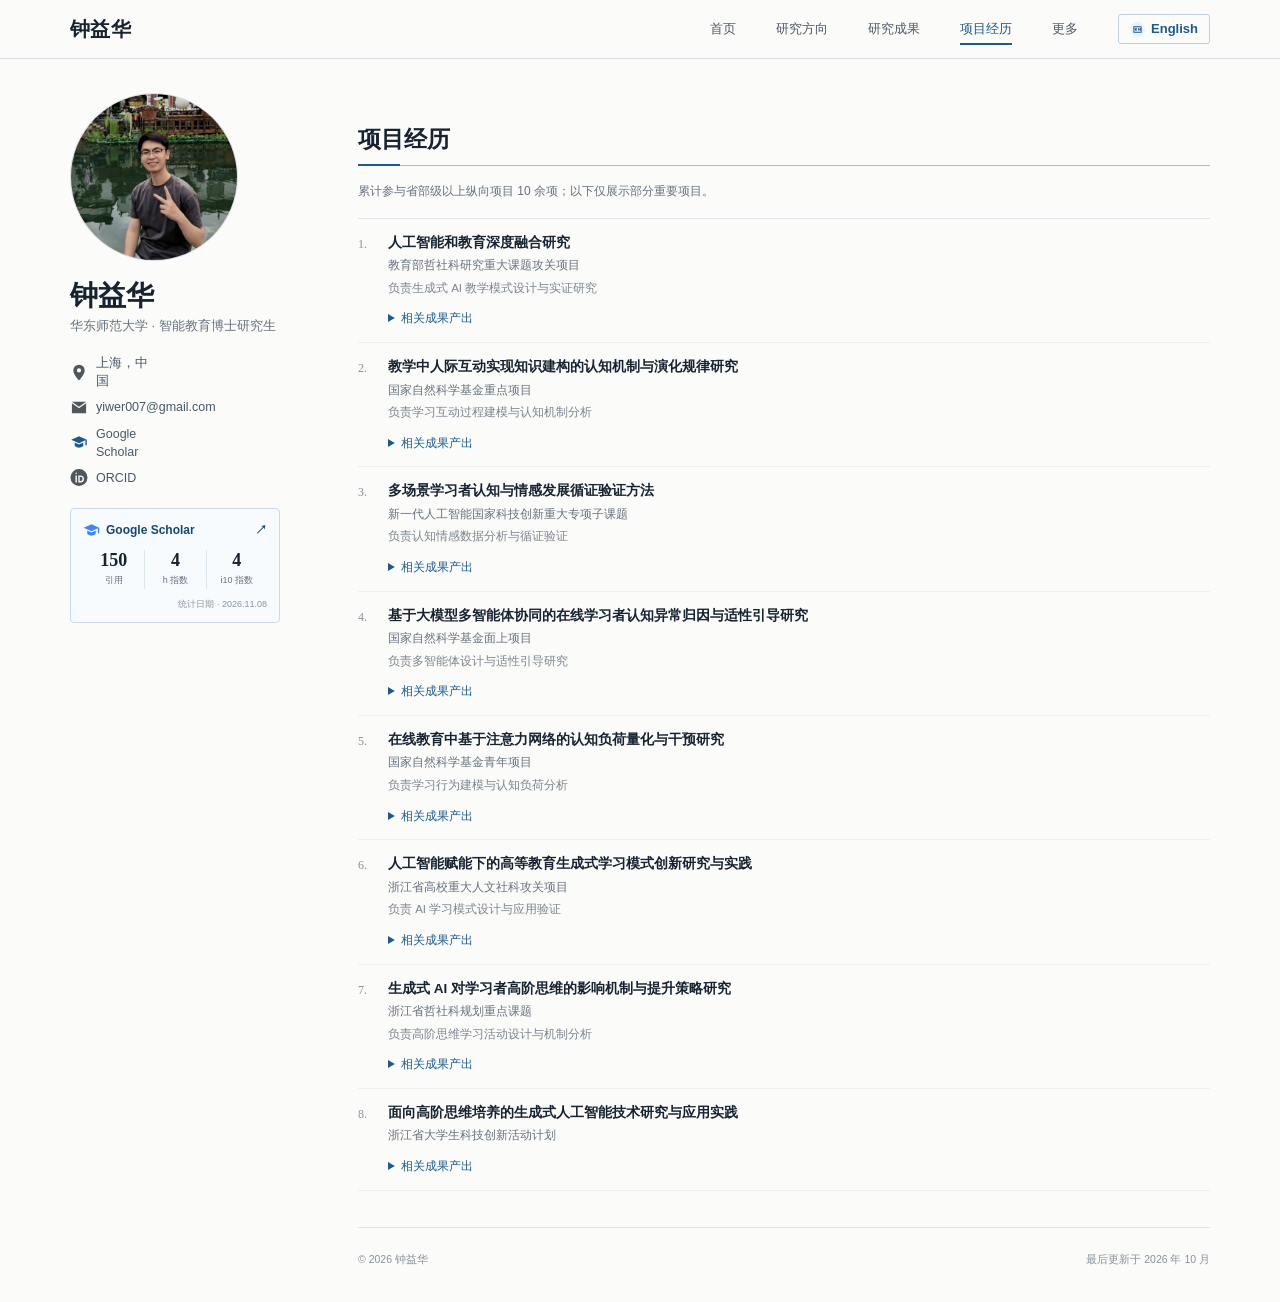
<file: projects.html>
<!doctype html>
<html lang="zh-CN"><head>
  <meta charset="UTF-8"><meta name="viewport" content="width=device-width,initial-scale=1">
  <meta name="author" content="yiwer"><meta name="theme-color" content="#fbfbfa">
  <meta name="description" content="钟益华，华东师范大学智能教育博士研究生。研究生成式AI教育应用、智能体支持学习、个性化学习与学习分析。">
  <meta property="og:type" content="website"><meta property="og:title" content="钟益华｜个人学术主页">
  <meta property="og:url" content="https://yiwer007.github.io/projects.html">
  <meta property="og:image" content="https://yiwer007.github.io/assets/ZYH.png">
  <meta property="og:description" content="华东师范大学智能教育博士研究生，研究生成式AI教育应用、智能体支持学习、个性化学习与学习分析。">
  <link rel="canonical" href="https://yiwer007.github.io/projects.html">
  <title>钟益华｜个人学术主页</title><link rel="icon" href="assets/favicon-hanli.png" type="image/png">
  <link rel="stylesheet" href="styles.css"><link rel="stylesheet" href="site-extra.css">
  <script src="site-config.js" defer=""></script><script src="content-latest.js" defer=""></script>
  <script src="papers.js" defer=""></script><script src="portfolio-content.js" defer=""></script><script src="portfolio-verified.js" defer=""></script><script src="app.js" defer=""></script>
  <script src="world-map.js" defer=""></script><script src="visitor-ui.js" defer=""></script>
<script src="portfolio-ui.js" defer=""></script></head>
<body data-page="projects">
  <a href="#about" class="skip-link">跳到正文 / Skip to content</a>
  <header class="site-header"><div class="header-inner">
    <a class="site-title" href="index.html" id="site-title">钟益华</a>
    <button class="menu-button" type="button" aria-label="打开导航" aria-expanded="false" aria-controls="main-nav"><span></span><span></span><span></span></button>
    <nav class="main-nav" aria-label="主导航" id="main-nav"><a href="index.html#about" data-zh="首页" data-en="Home">首页</a><a href="research.html" data-zh="研究方向" data-en="Research Areas">研究方向</a><a href="publications.html" data-zh="研究成果" data-en="Research Outputs">研究成果</a><a href="projects.html" data-zh="项目经历" data-en="Project Experience">项目经历</a><a href="about.html" data-zh="更多" data-en="More">更多</a><a class="language-switch" href="?lang=en" id="language" aria-label="切换到英文主页"><svg viewBox="0 0 24 24" aria-hidden="true"><path fill="currentColor" d="M3 5h18v14H3V5zm2 2v10h14V7H5zm1 2h5v2H9v1h2v2H6V9zm7 0h2l2 3V9h2v5h-2l-2-3v3h-2V9z"></path></svg><span>English</span></a></nav>
  </div></header>
  <main class="page-shell">
    <aside class="profile-panel" aria-label="个人资料">
      <img class="portrait" src="assets/ZYH.png" width="168" height="168" alt="钟益华的个人照片">
      <div class="profile-intro"><h1 id="profile-name">钟益华</h1><p class="position" data-zh="华东师范大学 · 智能教育博士研究生" data-en="East China Normal University · Ph.D. Student">华东师范大学 · 智能教育博士研究生</p></div>
      <div class="contact-list" id="contact-list"></div>
      <a class="scholar-card" id="scholar-card" hidden="" target="_blank" rel="noopener noreferrer">
        <div class="scholar-card-title"><span><svg viewBox="0 0 24 24" aria-hidden="true"><path fill="currentColor" d="M12 3 1 8l11 5 9-4.1V16h2V8L12 3zm-6 9v5c4 3 8 3 12 0v-5l-6 2.7L6 12z"></path></svg> Google Scholar</span><span aria-hidden="true">↗</span></div>
        <div class="scholar-metrics"><div><strong id="citedby"></strong><span data-zh="引用" data-en="Citations">引用</span></div><div><strong id="hindex"></strong><span data-zh="h 指数" data-en="h-index">h 指数</span></div><div><strong id="i10index"></strong><span data-zh="i10 指数" data-en="i10-index">i10 指数</span></div></div>
        <small id="scholar-update"></small>
      </a>
    </aside>
    <div class="main-content">
      
      
      
      
      
      
      
      
      
      
    









<section class="content-section about-section" aria-labelledby="about" data-page="home" hidden="">
        <h2 class="section-heading" id="about" data-zh="个人简介" data-en="Biography">个人简介</h2>
        <div class="intro-text" id="intro-text"></div>
        <div class="research-row"><strong data-zh="研究领域" data-en="Research">研究领域</strong><div id="research-interests"></div></div>
      </section><section class="content-section education-section" aria-labelledby="education" data-page="home" hidden="">
        <h2 class="section-heading" id="education" data-zh="教育经历" data-en="Education">教育经历</h2><div class="education-list" id="education-list"></div>
      </section><section class="content-section" data-page="home" aria-labelledby="selected" hidden=""><h2 id="selected" class="section-heading" data-zh="代表成果" data-en="Selected Outputs">代表成果</h2><div id="selected-research"></div><div class="selected-footer"><a class="all-outputs-link" href="publications.html" data-zh="查看全部成果 →" data-en="View all research outputs →">查看全部成果 →</a></div></section><section class="content-section" data-page="home" aria-labelledby="news" hidden=""><h2 id="news" class="section-heading" data-zh="最新动态" data-en="News">最新动态</h2><ol class="news-list" id="news-list"></ol></section><section class="content-section" data-page="research" aria-labelledby="research" hidden=""><h2 id="research" class="section-heading" data-zh="当前研究方向" data-en="Current Research Areas">当前研究方向</h2><p class="portfolio-lead" id="research-agenda"></p><div id="research-directions" class="research-directions"></div></section><section class="content-section" data-page="research" aria-labelledby="vision" hidden=""><h2 id="vision" class="section-heading" data-zh="未来研究方向" data-en="Future Directions">未来研究方向</h2><p class="section-note" data-zh="未来 3–5 年拟探索的研究方向。" data-en="Prospective directions for the next three to five years.">未来 3–5 年拟探索的研究方向。</p><div id="research-vision"></div></section><section class="content-section" aria-labelledby="publications" data-page="publications" hidden="">
        <div class="heading-with-tools"><h2 class="section-heading" id="publications" data-zh="论文成果" data-en="Publications">论文成果</h2><div class="paper-filter" role="group" aria-label="筛选论文类型">
          <button type="button" class="is-active" data-filter="all" aria-pressed="true" data-zh="全部" data-en="All">全部</button>
          <button type="button" data-filter="journal" aria-pressed="false" data-zh="期刊" data-en="Journals">期刊</button>
          <button type="button" data-filter="conference" aria-pressed="false" data-zh="会议" data-en="Conferences">会议</button>
        </div></div>
        <p class="publication-legend"><span>钟益华 / Yihua Zhong</span> <b data-zh="表示本人；论文按类别及年份排列。" data-en="indicates my name. Publications are grouped by type and sorted by year.">表示本人；论文按类别及年份排列。</b></p>
        <div id="publication-groups" aria-live="polite"></div>
      </section><section class="content-section" aria-labelledby="outputs" data-page="publications" hidden="">
        <h2 class="section-heading" id="outputs" data-zh="其他成果" data-en="Other Research Outputs">其他成果</h2><div class="output-columns" id="output-columns"></div>
      </section><section class="content-section" aria-labelledby="projects" data-page="projects">
        <h2 class="section-heading" id="projects" data-zh="项目经历" data-en="Project Experience">项目经历</h2>
        <p class="section-note" data-zh="累计参与省部级以上纵向项目 10 余项；以下仅展示部分重要项目。" data-en="I have participated in more than 10 provincial, ministerial, and national research projects. Selected projects are listed below.">累计参与省部级以上纵向项目 10 余项；以下仅展示部分重要项目。</p><div class="project-list" id="project-list"></div>
      </section><section class="content-section" aria-labelledby="experience" data-page="about" hidden="">
        <h2 class="section-heading" id="experience" data-zh="教学经历" data-en="Teaching Experience">教学经历</h2><div class="experience-list" id="experience-list"></div>
      </section><section class="content-section" aria-labelledby="service" data-page="about" hidden="">
        <h2 class="section-heading" id="service" data-zh="学术服务" data-en="Academic Service">学术服务</h2><div class="service-content" id="service-content"></div>
      </section><section class="content-section" aria-labelledby="honors" data-page="about" hidden="">
        <h2 class="section-heading" id="honors" data-zh="荣誉奖项" data-en="Honors &amp; Awards">荣誉奖项</h2><div class="simple-list" id="honor-list"></div>
      </section><section class="content-section" aria-labelledby="skills" data-page="about" hidden="">
        <h2 class="section-heading" id="skills" data-zh="专业技能" data-en="Professional Skills">专业技能</h2><div class="skills-list" id="skills-list"></div>
      </section><section class="content-section visitor-section" aria-labelledby="visitors" data-page="home" hidden="">
        <h2 class="section-heading" id="visitors" data-zh="访客分布" data-en="Visitor Distribution">访客分布</h2>
        <div class="visitor-dashboard">
          <div class="visitor-map-panel"><svg id="visitor-map" class="world-map" role="img" aria-label="网站访客世界分布地图"></svg><p class="map-credit">地图数据：<a href="https://github.com/VictorCazanave/svg-maps/tree/master/packages/world" target="_blank" rel="noopener noreferrer">SVG Maps</a>（CC BY 4.0）</p></div>
          <div class="visitor-summary" aria-live="polite"><div class="visitor-metrics"><div><strong id="visit-total">—</strong><span data-zh="总访问次数" data-en="Total visits">总访问次数</span></div><div><strong id="visit-unique">—</strong><span data-zh="独立访客" data-en="Unique visitors">独立访客</span></div><div><strong id="visit-countries">—</strong><span data-zh="国家与地区" data-en="Countries &amp; regions">国家与地区</span></div></div><h3 data-zh="最近访客" data-en="Recent Visitors">最近访客</h3><ol id="recent-visitors" class="recent-visitors"></ol><p id="visitor-status" class="visitor-empty"></p><p class="privacy-note" data-zh="仅显示匿名访客标识与国家或地区，不保存完整 IP 地址。" data-en="Only anonymous visitor IDs and countries or regions are shown. Full IP addresses are not stored.">仅显示匿名访客标识与国家或地区，不保存完整 IP 地址。</p></div>
        </div>
      </section><section class="content-section" data-page="paper" aria-labelledby="paper-detail-title" hidden=""><div id="paper-detail"></div></section></div>
  </main>
  <footer class="site-footer"><p>© 2026 <span data-zh="钟益华" data-en="Yihua Zhong">钟益华</span></p><p data-zh="最后更新于 2026 年 10 月" data-en="Last updated: October 2026">最后更新于 2026 年 10 月</p></footer>
  <button id="back-to-top" class="back-to-top" type="button" aria-label="返回顶部" title="返回顶部" hidden=""><svg viewBox="0 0 48 48" aria-hidden="true"><g class="rocket-body"><path d="M24 5C15 13 15 23 17 31h14c2-8 2-18-7-26Z" fill="currentColor"></path><circle cx="24" cy="20" r="4" fill="#fbfbfa"></circle><path d="m17 24-7 9v5l9-5m12-9 7 9v5l-9-5" fill="currentColor"></path></g><path class="rocket-flame" d="m20 34 4 10 4-10" fill="#df9a55"></path></svg><span class="rocket-label" data-zh="返回顶部" data-en="Back to top">返回顶部</span></button>
  <dialog class="figure-dialog" id="figure-dialog" aria-labelledby="figure-title"><button class="figure-close" aria-label="关闭图片 / Close image">×</button><img id="figure-full" alt=""><h2 id="figure-title"></h2><p id="figure-credit"></p></dialog>



</body></html>
</file>
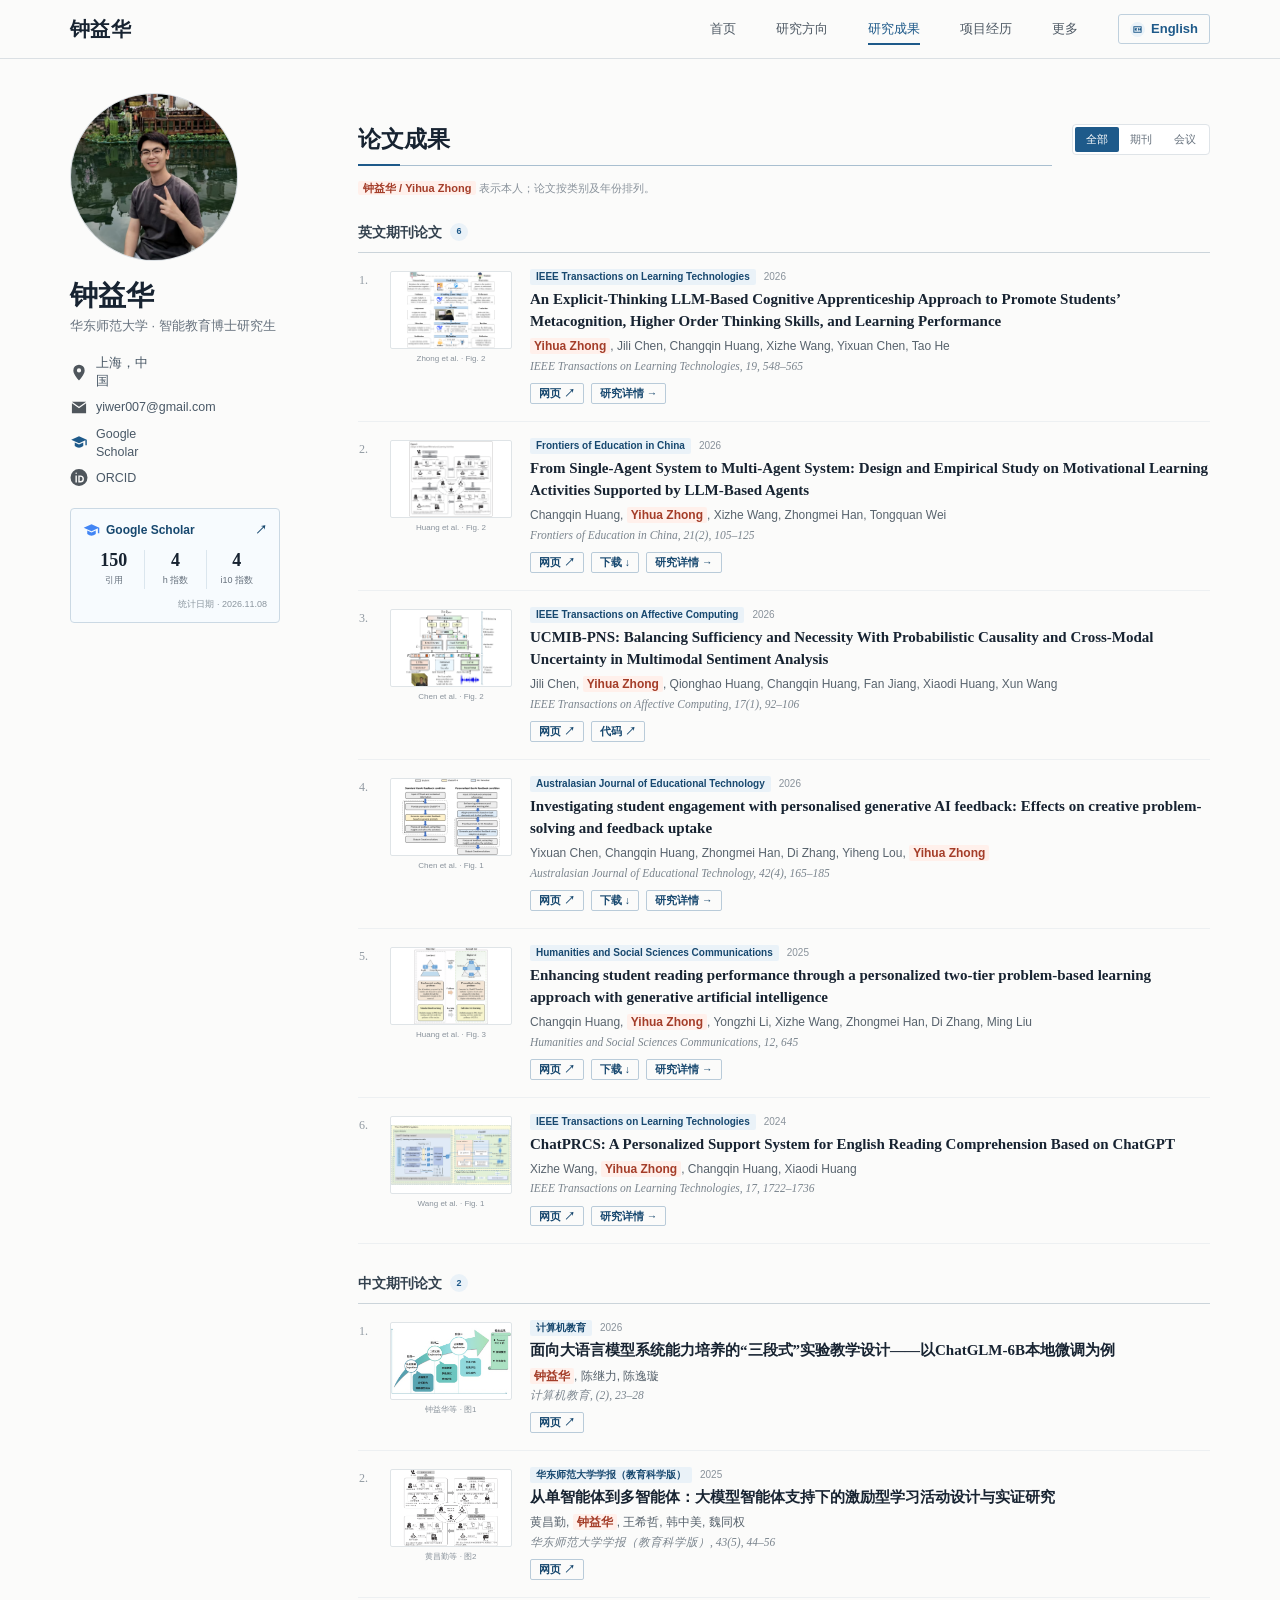
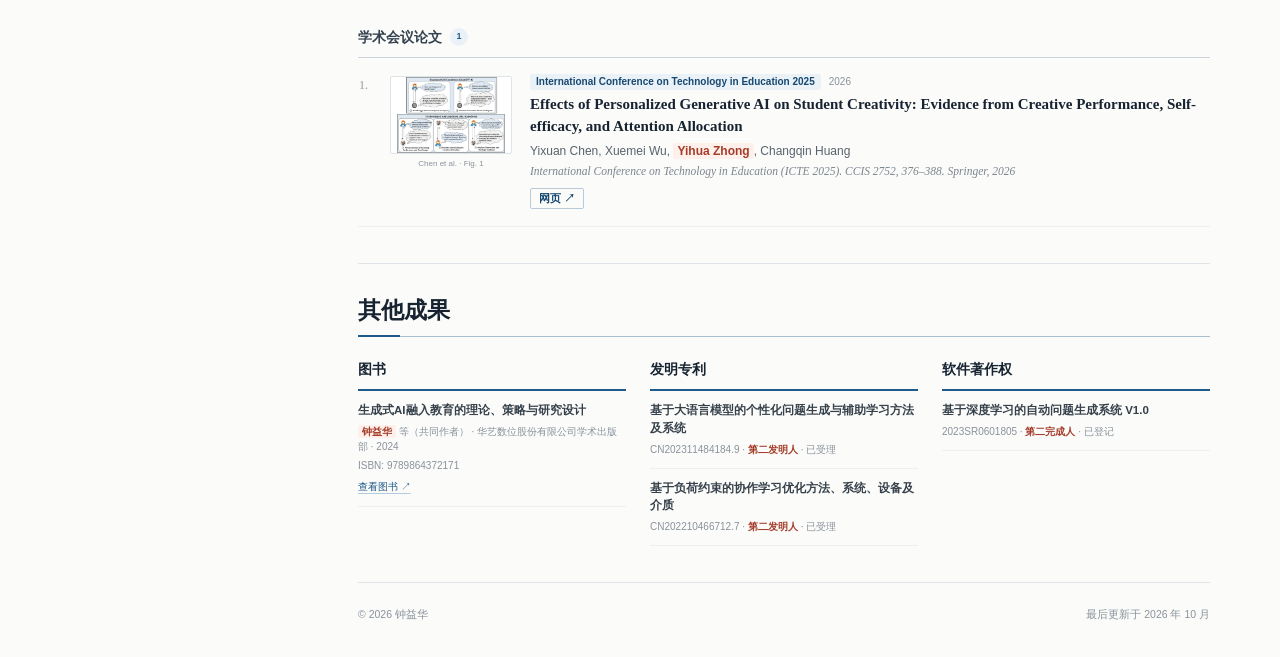
<file: publications.html>
<!doctype html>
<html lang="zh-CN"><head>
  <meta charset="UTF-8"><meta name="viewport" content="width=device-width,initial-scale=1">
  <meta name="author" content="yiwer"><meta name="theme-color" content="#fbfbfa">
  <meta name="description" content="钟益华，华东师范大学智能教育博士研究生。研究生成式AI教育应用、智能体支持学习、个性化学习与学习分析。">
  <meta property="og:type" content="website"><meta property="og:title" content="钟益华｜个人学术主页">
  <meta property="og:url" content="https://yiwer007.github.io/publications.html">
  <meta property="og:image" content="https://yiwer007.github.io/assets/ZYH.png">
  <meta property="og:description" content="华东师范大学智能教育博士研究生，研究生成式AI教育应用、智能体支持学习、个性化学习与学习分析。">
  <link rel="canonical" href="https://yiwer007.github.io/publications.html">
  <title>钟益华｜个人学术主页</title><link rel="icon" href="assets/favicon-hanli.png" type="image/png">
  <link rel="stylesheet" href="styles.css"><link rel="stylesheet" href="site-extra.css">
  <script src="site-config.js" defer=""></script><script src="content-latest.js" defer=""></script>
  <script src="papers.js" defer=""></script><script src="portfolio-content.js" defer=""></script><script src="portfolio-verified.js" defer=""></script><script src="app.js" defer=""></script>
  <script src="world-map.js" defer=""></script><script src="visitor-ui.js" defer=""></script>
<script src="portfolio-ui.js" defer=""></script></head>
<body data-page="publications">
  <a href="#about" class="skip-link">跳到正文 / Skip to content</a>
  <header class="site-header"><div class="header-inner">
    <a class="site-title" href="index.html" id="site-title">钟益华</a>
    <button class="menu-button" type="button" aria-label="打开导航" aria-expanded="false" aria-controls="main-nav"><span></span><span></span><span></span></button>
    <nav class="main-nav" aria-label="主导航" id="main-nav"><a href="index.html#about" data-zh="首页" data-en="Home">首页</a><a href="research.html" data-zh="研究方向" data-en="Research Areas">研究方向</a><a href="publications.html" data-zh="研究成果" data-en="Research Outputs">研究成果</a><a href="projects.html" data-zh="项目经历" data-en="Project Experience">项目经历</a><a href="about.html" data-zh="更多" data-en="More">更多</a><a class="language-switch" href="?lang=en" id="language" aria-label="切换到英文主页"><svg viewBox="0 0 24 24" aria-hidden="true"><path fill="currentColor" d="M3 5h18v14H3V5zm2 2v10h14V7H5zm1 2h5v2H9v1h2v2H6V9zm7 0h2l2 3V9h2v5h-2l-2-3v3h-2V9z"></path></svg><span>English</span></a></nav>
  </div></header>
  <main class="page-shell">
    <aside class="profile-panel" aria-label="个人资料">
      <img class="portrait" src="assets/ZYH.png" width="168" height="168" alt="钟益华的个人照片">
      <div class="profile-intro"><h1 id="profile-name">钟益华</h1><p class="position" data-zh="华东师范大学 · 智能教育博士研究生" data-en="East China Normal University · Ph.D. Student">华东师范大学 · 智能教育博士研究生</p></div>
      <div class="contact-list" id="contact-list"></div>
      <a class="scholar-card" id="scholar-card" hidden="" target="_blank" rel="noopener noreferrer">
        <div class="scholar-card-title"><span><svg viewBox="0 0 24 24" aria-hidden="true"><path fill="currentColor" d="M12 3 1 8l11 5 9-4.1V16h2V8L12 3zm-6 9v5c4 3 8 3 12 0v-5l-6 2.7L6 12z"></path></svg> Google Scholar</span><span aria-hidden="true">↗</span></div>
        <div class="scholar-metrics"><div><strong id="citedby"></strong><span data-zh="引用" data-en="Citations">引用</span></div><div><strong id="hindex"></strong><span data-zh="h 指数" data-en="h-index">h 指数</span></div><div><strong id="i10index"></strong><span data-zh="i10 指数" data-en="i10-index">i10 指数</span></div></div>
        <small id="scholar-update"></small>
      </a>
    </aside>
    <div class="main-content">
      
      
      
      
      
      
      
      
      
      
    









<section class="content-section about-section" aria-labelledby="about" data-page="home" hidden="">
        <h2 class="section-heading" id="about" data-zh="个人简介" data-en="Biography">个人简介</h2>
        <div class="intro-text" id="intro-text"></div>
        <div class="research-row"><strong data-zh="研究领域" data-en="Research">研究领域</strong><div id="research-interests"></div></div>
      </section><section class="content-section education-section" aria-labelledby="education" data-page="home" hidden="">
        <h2 class="section-heading" id="education" data-zh="教育经历" data-en="Education">教育经历</h2><div class="education-list" id="education-list"></div>
      </section><section class="content-section" data-page="home" aria-labelledby="selected" hidden=""><h2 id="selected" class="section-heading" data-zh="代表成果" data-en="Selected Outputs">代表成果</h2><div id="selected-research"></div><div class="selected-footer"><a class="all-outputs-link" href="publications.html" data-zh="查看全部成果 →" data-en="View all research outputs →">查看全部成果 →</a></div></section><section class="content-section" data-page="home" aria-labelledby="news" hidden=""><h2 id="news" class="section-heading" data-zh="最新动态" data-en="News">最新动态</h2><ol class="news-list" id="news-list"></ol></section><section class="content-section" data-page="research" aria-labelledby="research" hidden=""><h2 id="research" class="section-heading" data-zh="当前研究方向" data-en="Current Research Areas">当前研究方向</h2><p class="portfolio-lead" id="research-agenda"></p><div id="research-directions" class="research-directions"></div></section><section class="content-section" data-page="research" aria-labelledby="vision" hidden=""><h2 id="vision" class="section-heading" data-zh="未来研究方向" data-en="Future Directions">未来研究方向</h2><p class="section-note" data-zh="未来 3–5 年拟探索的研究方向。" data-en="Prospective directions for the next three to five years.">未来 3–5 年拟探索的研究方向。</p><div id="research-vision"></div></section><section class="content-section" aria-labelledby="publications" data-page="publications">
        <div class="heading-with-tools"><h2 class="section-heading" id="publications" data-zh="论文成果" data-en="Publications">论文成果</h2><div class="paper-filter" role="group" aria-label="筛选论文类型">
          <button type="button" class="is-active" data-filter="all" aria-pressed="true" data-zh="全部" data-en="All">全部</button>
          <button type="button" data-filter="journal" aria-pressed="false" data-zh="期刊" data-en="Journals">期刊</button>
          <button type="button" data-filter="conference" aria-pressed="false" data-zh="会议" data-en="Conferences">会议</button>
        </div></div>
        <p class="publication-legend"><span>钟益华 / Yihua Zhong</span> <b data-zh="表示本人；论文按类别及年份排列。" data-en="indicates my name. Publications are grouped by type and sorted by year.">表示本人；论文按类别及年份排列。</b></p>
        <div id="publication-groups" aria-live="polite"></div>
      </section><section class="content-section" aria-labelledby="outputs" data-page="publications">
        <h2 class="section-heading" id="outputs" data-zh="其他成果" data-en="Other Research Outputs">其他成果</h2><div class="output-columns" id="output-columns"></div>
      </section><section class="content-section" aria-labelledby="projects" data-page="projects" hidden="">
        <h2 class="section-heading" id="projects" data-zh="项目经历" data-en="Project Experience">项目经历</h2>
        <p class="section-note" data-zh="累计参与省部级以上纵向项目 10 余项；以下仅展示部分重要项目。" data-en="I have participated in more than 10 provincial, ministerial, and national research projects. Selected projects are listed below.">累计参与省部级以上纵向项目 10 余项；以下仅展示部分重要项目。</p><div class="project-list" id="project-list"></div>
      </section><section class="content-section" aria-labelledby="experience" data-page="about" hidden="">
        <h2 class="section-heading" id="experience" data-zh="教学经历" data-en="Teaching Experience">教学经历</h2><div class="experience-list" id="experience-list"></div>
      </section><section class="content-section" aria-labelledby="service" data-page="about" hidden="">
        <h2 class="section-heading" id="service" data-zh="学术服务" data-en="Academic Service">学术服务</h2><div class="service-content" id="service-content"></div>
      </section><section class="content-section" aria-labelledby="honors" data-page="about" hidden="">
        <h2 class="section-heading" id="honors" data-zh="荣誉奖项" data-en="Honors &amp; Awards">荣誉奖项</h2><div class="simple-list" id="honor-list"></div>
      </section><section class="content-section" aria-labelledby="skills" data-page="about" hidden="">
        <h2 class="section-heading" id="skills" data-zh="专业技能" data-en="Professional Skills">专业技能</h2><div class="skills-list" id="skills-list"></div>
      </section><section class="content-section visitor-section" aria-labelledby="visitors" data-page="home" hidden="">
        <h2 class="section-heading" id="visitors" data-zh="访客分布" data-en="Visitor Distribution">访客分布</h2>
        <div class="visitor-dashboard">
          <div class="visitor-map-panel"><svg id="visitor-map" class="world-map" role="img" aria-label="网站访客世界分布地图"></svg><p class="map-credit">地图数据：<a href="https://github.com/VictorCazanave/svg-maps/tree/master/packages/world" target="_blank" rel="noopener noreferrer">SVG Maps</a>（CC BY 4.0）</p></div>
          <div class="visitor-summary" aria-live="polite"><div class="visitor-metrics"><div><strong id="visit-total">—</strong><span data-zh="总访问次数" data-en="Total visits">总访问次数</span></div><div><strong id="visit-unique">—</strong><span data-zh="独立访客" data-en="Unique visitors">独立访客</span></div><div><strong id="visit-countries">—</strong><span data-zh="国家与地区" data-en="Countries &amp; regions">国家与地区</span></div></div><h3 data-zh="最近访客" data-en="Recent Visitors">最近访客</h3><ol id="recent-visitors" class="recent-visitors"></ol><p id="visitor-status" class="visitor-empty"></p><p class="privacy-note" data-zh="仅显示匿名访客标识与国家或地区，不保存完整 IP 地址。" data-en="Only anonymous visitor IDs and countries or regions are shown. Full IP addresses are not stored.">仅显示匿名访客标识与国家或地区，不保存完整 IP 地址。</p></div>
        </div>
      </section><section class="content-section" data-page="paper" aria-labelledby="paper-detail-title" hidden=""><div id="paper-detail"></div></section></div>
  </main>
  <footer class="site-footer"><p>© 2026 <span data-zh="钟益华" data-en="Yihua Zhong">钟益华</span></p><p data-zh="最后更新于 2026 年 10 月" data-en="Last updated: October 2026">最后更新于 2026 年 10 月</p></footer>
  <button id="back-to-top" class="back-to-top" type="button" aria-label="返回顶部" title="返回顶部" hidden=""><svg viewBox="0 0 48 48" aria-hidden="true"><g class="rocket-body"><path d="M24 5C15 13 15 23 17 31h14c2-8 2-18-7-26Z" fill="currentColor"></path><circle cx="24" cy="20" r="4" fill="#fbfbfa"></circle><path d="m17 24-7 9v5l9-5m12-9 7 9v5l-9-5" fill="currentColor"></path></g><path class="rocket-flame" d="m20 34 4 10 4-10" fill="#df9a55"></path></svg><span class="rocket-label" data-zh="返回顶部" data-en="Back to top">返回顶部</span></button>
  <dialog class="figure-dialog" id="figure-dialog" aria-labelledby="figure-title"><button class="figure-close" aria-label="关闭图片 / Close image">×</button><img id="figure-full" alt=""><h2 id="figure-title"></h2><p id="figure-credit"></p></dialog>



</body></html>
</file>
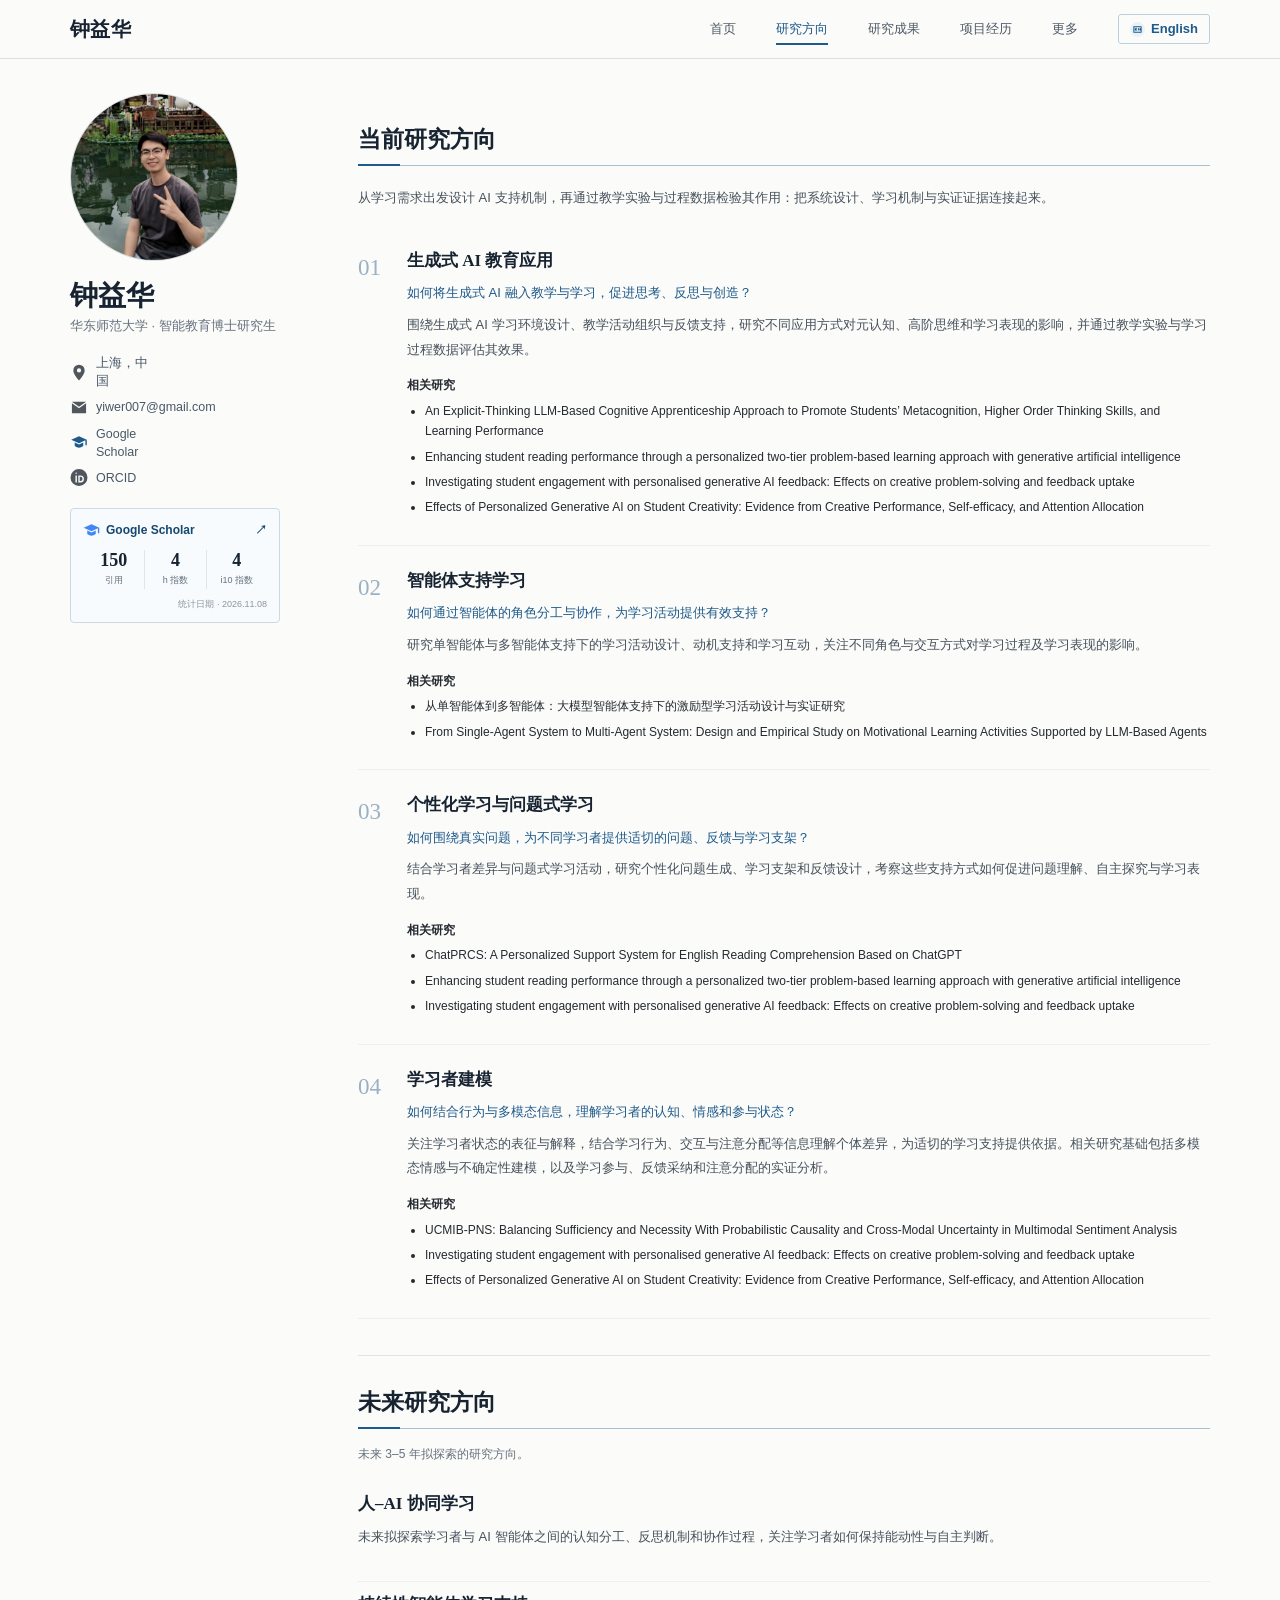
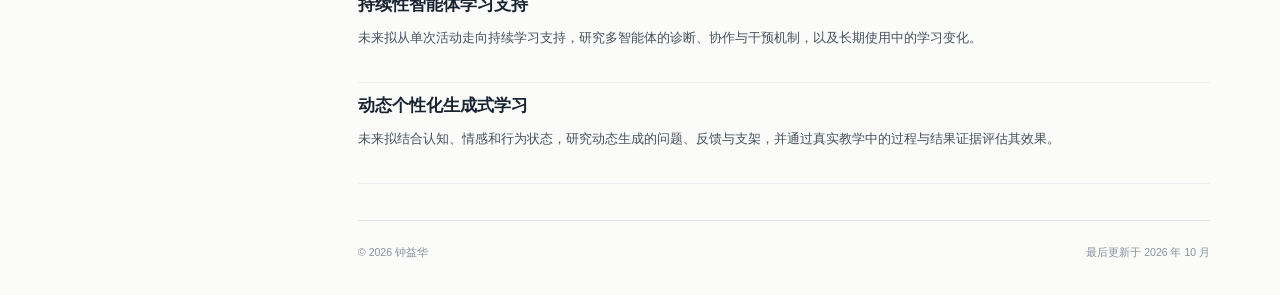
<file: research.html>
<!doctype html>
<html lang="zh-CN"><head>
  <meta charset="UTF-8"><meta name="viewport" content="width=device-width,initial-scale=1">
  <meta name="author" content="yiwer"><meta name="theme-color" content="#fbfbfa">
  <meta name="description" content="钟益华，华东师范大学智能教育博士研究生。研究生成式AI教育应用、智能体支持学习、个性化学习与学习分析。">
  <meta property="og:type" content="website"><meta property="og:title" content="钟益华｜个人学术主页">
  <meta property="og:url" content="https://yiwer007.github.io/research.html">
  <meta property="og:image" content="https://yiwer007.github.io/assets/ZYH.png">
  <meta property="og:description" content="华东师范大学智能教育博士研究生，研究生成式AI教育应用、智能体支持学习、个性化学习与学习分析。">
  <link rel="canonical" href="https://yiwer007.github.io/research.html">
  <title>钟益华｜个人学术主页</title><link rel="icon" href="assets/favicon-hanli.png" type="image/png">
  <link rel="stylesheet" href="styles.css"><link rel="stylesheet" href="site-extra.css">
  <script src="site-config.js" defer=""></script><script src="content-latest.js" defer=""></script>
  <script src="papers.js" defer=""></script><script src="portfolio-content.js" defer=""></script><script src="portfolio-verified.js" defer=""></script><script src="app.js" defer=""></script>
  <script src="world-map.js" defer=""></script><script src="visitor-ui.js" defer=""></script>
<script src="portfolio-ui.js" defer=""></script></head>
<body data-page="research">
  <a href="#about" class="skip-link">跳到正文 / Skip to content</a>
  <header class="site-header"><div class="header-inner">
    <a class="site-title" href="index.html" id="site-title">钟益华</a>
    <button class="menu-button" type="button" aria-label="打开导航" aria-expanded="false" aria-controls="main-nav"><span></span><span></span><span></span></button>
    <nav class="main-nav" aria-label="主导航" id="main-nav"><a href="index.html#about" data-zh="首页" data-en="Home">首页</a><a href="research.html" data-zh="研究方向" data-en="Research Areas">研究方向</a><a href="publications.html" data-zh="研究成果" data-en="Research Outputs">研究成果</a><a href="projects.html" data-zh="项目经历" data-en="Project Experience">项目经历</a><a href="about.html" data-zh="更多" data-en="More">更多</a><a class="language-switch" href="?lang=en" id="language" aria-label="切换到英文主页"><svg viewBox="0 0 24 24" aria-hidden="true"><path fill="currentColor" d="M3 5h18v14H3V5zm2 2v10h14V7H5zm1 2h5v2H9v1h2v2H6V9zm7 0h2l2 3V9h2v5h-2l-2-3v3h-2V9z"></path></svg><span>English</span></a></nav>
  </div></header>
  <main class="page-shell">
    <aside class="profile-panel" aria-label="个人资料">
      <img class="portrait" src="assets/ZYH.png" width="168" height="168" alt="钟益华的个人照片">
      <div class="profile-intro"><h1 id="profile-name">钟益华</h1><p class="position" data-zh="华东师范大学 · 智能教育博士研究生" data-en="East China Normal University · Ph.D. Student">华东师范大学 · 智能教育博士研究生</p></div>
      <div class="contact-list" id="contact-list"></div>
      <a class="scholar-card" id="scholar-card" hidden="" target="_blank" rel="noopener noreferrer">
        <div class="scholar-card-title"><span><svg viewBox="0 0 24 24" aria-hidden="true"><path fill="currentColor" d="M12 3 1 8l11 5 9-4.1V16h2V8L12 3zm-6 9v5c4 3 8 3 12 0v-5l-6 2.7L6 12z"></path></svg> Google Scholar</span><span aria-hidden="true">↗</span></div>
        <div class="scholar-metrics"><div><strong id="citedby"></strong><span data-zh="引用" data-en="Citations">引用</span></div><div><strong id="hindex"></strong><span data-zh="h 指数" data-en="h-index">h 指数</span></div><div><strong id="i10index"></strong><span data-zh="i10 指数" data-en="i10-index">i10 指数</span></div></div>
        <small id="scholar-update"></small>
      </a>
    </aside>
    <div class="main-content">
      
      
      
      
      
      
      
      
      
      
    









<section class="content-section about-section" aria-labelledby="about" data-page="home" hidden="">
        <h2 class="section-heading" id="about" data-zh="个人简介" data-en="Biography">个人简介</h2>
        <div class="intro-text" id="intro-text"></div>
        <div class="research-row"><strong data-zh="研究领域" data-en="Research">研究领域</strong><div id="research-interests"></div></div>
      </section><section class="content-section education-section" aria-labelledby="education" data-page="home" hidden="">
        <h2 class="section-heading" id="education" data-zh="教育经历" data-en="Education">教育经历</h2><div class="education-list" id="education-list"></div>
      </section><section class="content-section" data-page="home" aria-labelledby="selected" hidden=""><h2 id="selected" class="section-heading" data-zh="代表成果" data-en="Selected Outputs">代表成果</h2><div id="selected-research"></div><div class="selected-footer"><a class="all-outputs-link" href="publications.html" data-zh="查看全部成果 →" data-en="View all research outputs →">查看全部成果 →</a></div></section><section class="content-section" data-page="home" aria-labelledby="news" hidden=""><h2 id="news" class="section-heading" data-zh="最新动态" data-en="News">最新动态</h2><ol class="news-list" id="news-list"></ol></section><section class="content-section" data-page="research" aria-labelledby="research"><h2 id="research" class="section-heading" data-zh="当前研究方向" data-en="Current Research Areas">当前研究方向</h2><p class="portfolio-lead" id="research-agenda"></p><div id="research-directions" class="research-directions"></div></section><section class="content-section" data-page="research" aria-labelledby="vision"><h2 id="vision" class="section-heading" data-zh="未来研究方向" data-en="Future Directions">未来研究方向</h2><p class="section-note" data-zh="未来 3–5 年拟探索的研究方向。" data-en="Prospective directions for the next three to five years.">未来 3–5 年拟探索的研究方向。</p><div id="research-vision"></div></section><section class="content-section" aria-labelledby="publications" data-page="publications" hidden="">
        <div class="heading-with-tools"><h2 class="section-heading" id="publications" data-zh="论文成果" data-en="Publications">论文成果</h2><div class="paper-filter" role="group" aria-label="筛选论文类型">
          <button type="button" class="is-active" data-filter="all" aria-pressed="true" data-zh="全部" data-en="All">全部</button>
          <button type="button" data-filter="journal" aria-pressed="false" data-zh="期刊" data-en="Journals">期刊</button>
          <button type="button" data-filter="conference" aria-pressed="false" data-zh="会议" data-en="Conferences">会议</button>
        </div></div>
        <p class="publication-legend"><span>钟益华 / Yihua Zhong</span> <b data-zh="表示本人；论文按类别及年份排列。" data-en="indicates my name. Publications are grouped by type and sorted by year.">表示本人；论文按类别及年份排列。</b></p>
        <div id="publication-groups" aria-live="polite"></div>
      </section><section class="content-section" aria-labelledby="outputs" data-page="publications" hidden="">
        <h2 class="section-heading" id="outputs" data-zh="其他成果" data-en="Other Research Outputs">其他成果</h2><div class="output-columns" id="output-columns"></div>
      </section><section class="content-section" aria-labelledby="projects" data-page="projects" hidden="">
        <h2 class="section-heading" id="projects" data-zh="项目经历" data-en="Project Experience">项目经历</h2>
        <p class="section-note" data-zh="累计参与省部级以上纵向项目 10 余项；以下仅展示部分重要项目。" data-en="I have participated in more than 10 provincial, ministerial, and national research projects. Selected projects are listed below.">累计参与省部级以上纵向项目 10 余项；以下仅展示部分重要项目。</p><div class="project-list" id="project-list"></div>
      </section><section class="content-section" aria-labelledby="experience" data-page="about" hidden="">
        <h2 class="section-heading" id="experience" data-zh="教学经历" data-en="Teaching Experience">教学经历</h2><div class="experience-list" id="experience-list"></div>
      </section><section class="content-section" aria-labelledby="service" data-page="about" hidden="">
        <h2 class="section-heading" id="service" data-zh="学术服务" data-en="Academic Service">学术服务</h2><div class="service-content" id="service-content"></div>
      </section><section class="content-section" aria-labelledby="honors" data-page="about" hidden="">
        <h2 class="section-heading" id="honors" data-zh="荣誉奖项" data-en="Honors &amp; Awards">荣誉奖项</h2><div class="simple-list" id="honor-list"></div>
      </section><section class="content-section" aria-labelledby="skills" data-page="about" hidden="">
        <h2 class="section-heading" id="skills" data-zh="专业技能" data-en="Professional Skills">专业技能</h2><div class="skills-list" id="skills-list"></div>
      </section><section class="content-section visitor-section" aria-labelledby="visitors" data-page="home" hidden="">
        <h2 class="section-heading" id="visitors" data-zh="访客分布" data-en="Visitor Distribution">访客分布</h2>
        <div class="visitor-dashboard">
          <div class="visitor-map-panel"><svg id="visitor-map" class="world-map" role="img" aria-label="网站访客世界分布地图"></svg><p class="map-credit">地图数据：<a href="https://github.com/VictorCazanave/svg-maps/tree/master/packages/world" target="_blank" rel="noopener noreferrer">SVG Maps</a>（CC BY 4.0）</p></div>
          <div class="visitor-summary" aria-live="polite"><div class="visitor-metrics"><div><strong id="visit-total">—</strong><span data-zh="总访问次数" data-en="Total visits">总访问次数</span></div><div><strong id="visit-unique">—</strong><span data-zh="独立访客" data-en="Unique visitors">独立访客</span></div><div><strong id="visit-countries">—</strong><span data-zh="国家与地区" data-en="Countries &amp; regions">国家与地区</span></div></div><h3 data-zh="最近访客" data-en="Recent Visitors">最近访客</h3><ol id="recent-visitors" class="recent-visitors"></ol><p id="visitor-status" class="visitor-empty"></p><p class="privacy-note" data-zh="仅显示匿名访客标识与国家或地区，不保存完整 IP 地址。" data-en="Only anonymous visitor IDs and countries or regions are shown. Full IP addresses are not stored.">仅显示匿名访客标识与国家或地区，不保存完整 IP 地址。</p></div>
        </div>
      </section><section class="content-section" data-page="paper" aria-labelledby="paper-detail-title" hidden=""><div id="paper-detail"></div></section></div>
  </main>
  <footer class="site-footer"><p>© 2026 <span data-zh="钟益华" data-en="Yihua Zhong">钟益华</span></p><p data-zh="最后更新于 2026 年 10 月" data-en="Last updated: October 2026">最后更新于 2026 年 10 月</p></footer>
  <button id="back-to-top" class="back-to-top" type="button" aria-label="返回顶部" title="返回顶部" hidden=""><svg viewBox="0 0 48 48" aria-hidden="true"><g class="rocket-body"><path d="M24 5C15 13 15 23 17 31h14c2-8 2-18-7-26Z" fill="currentColor"></path><circle cx="24" cy="20" r="4" fill="#fbfbfa"></circle><path d="m17 24-7 9v5l9-5m12-9 7 9v5l-9-5" fill="currentColor"></path></g><path class="rocket-flame" d="m20 34 4 10 4-10" fill="#df9a55"></path></svg><span class="rocket-label" data-zh="返回顶部" data-en="Back to top">返回顶部</span></button>
  <dialog class="figure-dialog" id="figure-dialog" aria-labelledby="figure-title"><button class="figure-close" aria-label="关闭图片 / Close image">×</button><img id="figure-full" alt=""><h2 id="figure-title"></h2><p id="figure-credit"></p></dialog>



</body></html>
</file>
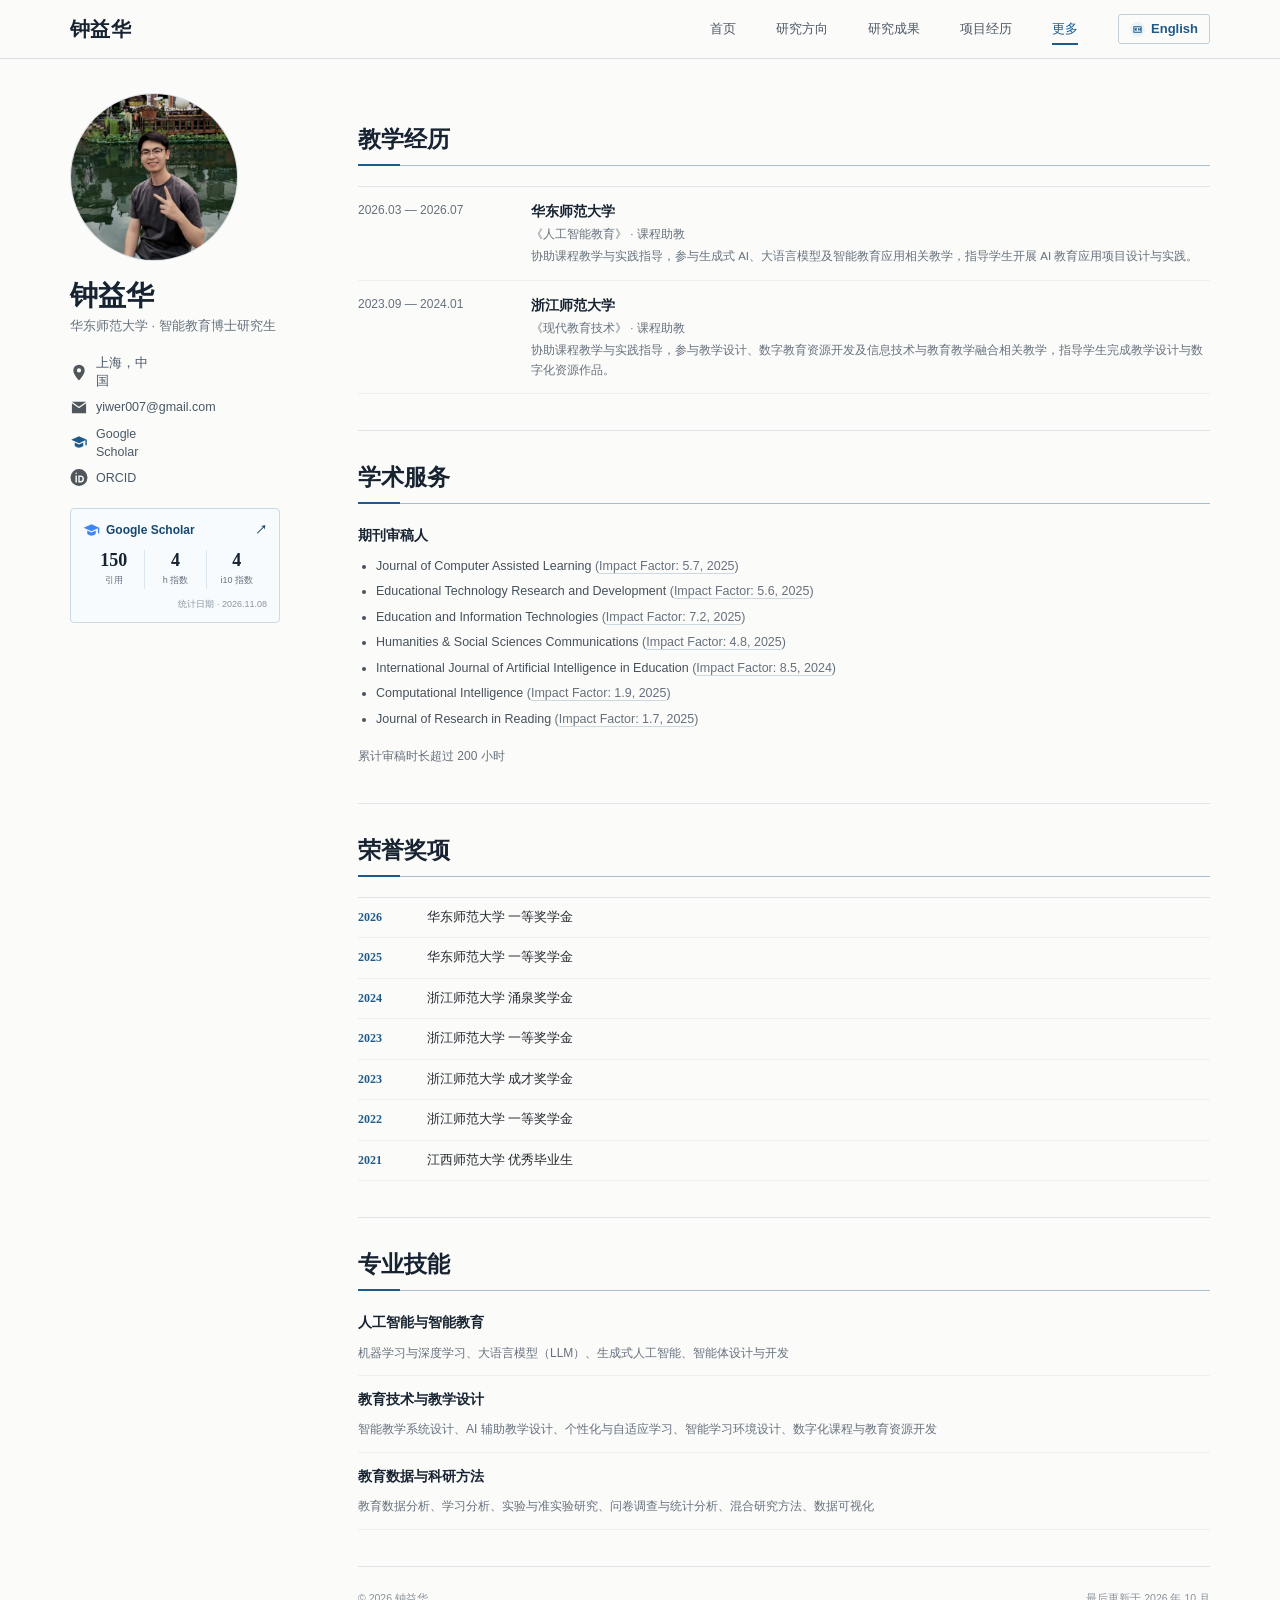
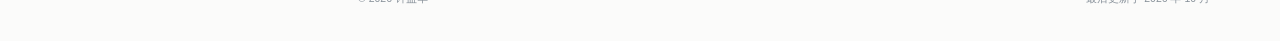
<file: service.html>
<!doctype html>
<html lang="zh-CN"><head>
  <meta charset="UTF-8"><meta name="viewport" content="width=device-width,initial-scale=1">
  <meta name="author" content="yiwer"><meta name="theme-color" content="#fbfbfa">
  <meta name="description" content="钟益华，华东师范大学智能教育博士研究生。研究生成式AI教育应用、智能体支持学习、个性化学习与学习分析。">
  <meta property="og:type" content="website"><meta property="og:title" content="钟益华｜个人学术主页">
  <meta property="og:url" content="https://yiwer007.github.io/service.html">
  <meta property="og:image" content="https://yiwer007.github.io/assets/ZYH.png">
  <meta property="og:description" content="华东师范大学智能教育博士研究生，研究生成式AI教育应用、智能体支持学习、个性化学习与学习分析。">
  <link rel="canonical" href="https://yiwer007.github.io/service.html">
  <title>钟益华｜个人学术主页</title><link rel="icon" href="assets/favicon-hanli.png" type="image/png">
  <link rel="stylesheet" href="styles.css"><link rel="stylesheet" href="site-extra.css">
  <script src="site-config.js" defer=""></script><script src="content-latest.js" defer=""></script>
  <script src="papers.js" defer=""></script><script src="portfolio-content.js" defer=""></script><script src="portfolio-verified.js" defer=""></script><script src="app.js" defer=""></script>
  <script src="world-map.js" defer=""></script><script src="visitor-ui.js" defer=""></script>
<script src="portfolio-ui.js" defer=""></script></head>
<body data-page="service">
  <a href="#about" class="skip-link">跳到正文 / Skip to content</a>
  <header class="site-header"><div class="header-inner">
    <a class="site-title" href="index.html" id="site-title">钟益华</a>
    <button class="menu-button" type="button" aria-label="打开导航" aria-expanded="false" aria-controls="main-nav"><span></span><span></span><span></span></button>
    <nav class="main-nav" aria-label="主导航" id="main-nav"><a href="index.html#about" data-zh="首页" data-en="Home">首页</a><a href="research.html" data-zh="研究方向" data-en="Research Areas">研究方向</a><a href="publications.html" data-zh="研究成果" data-en="Research Outputs">研究成果</a><a href="projects.html" data-zh="项目经历" data-en="Project Experience">项目经历</a><a href="about.html" data-zh="更多" data-en="More">更多</a><a class="language-switch" href="?lang=en" id="language" aria-label="切换到英文主页"><svg viewBox="0 0 24 24" aria-hidden="true"><path fill="currentColor" d="M3 5h18v14H3V5zm2 2v10h14V7H5zm1 2h5v2H9v1h2v2H6V9zm7 0h2l2 3V9h2v5h-2l-2-3v3h-2V9z"></path></svg><span>English</span></a></nav>
  </div></header>
  <main class="page-shell">
    <aside class="profile-panel" aria-label="个人资料">
      <img class="portrait" src="assets/ZYH.png" width="168" height="168" alt="钟益华的个人照片">
      <div class="profile-intro"><h1 id="profile-name">钟益华</h1><p class="position" data-zh="华东师范大学 · 智能教育博士研究生" data-en="East China Normal University · Ph.D. Student">华东师范大学 · 智能教育博士研究生</p></div>
      <div class="contact-list" id="contact-list"></div>
      <a class="scholar-card" id="scholar-card" hidden="" target="_blank" rel="noopener noreferrer">
        <div class="scholar-card-title"><span><svg viewBox="0 0 24 24" aria-hidden="true"><path fill="currentColor" d="M12 3 1 8l11 5 9-4.1V16h2V8L12 3zm-6 9v5c4 3 8 3 12 0v-5l-6 2.7L6 12z"></path></svg> Google Scholar</span><span aria-hidden="true">↗</span></div>
        <div class="scholar-metrics"><div><strong id="citedby"></strong><span data-zh="引用" data-en="Citations">引用</span></div><div><strong id="hindex"></strong><span data-zh="h 指数" data-en="h-index">h 指数</span></div><div><strong id="i10index"></strong><span data-zh="i10 指数" data-en="i10-index">i10 指数</span></div></div>
        <small id="scholar-update"></small>
      </a>
    </aside>
    <div class="main-content">
      
      
      
      
      
      
      
      
      
      
    









<section class="content-section about-section" aria-labelledby="about" data-page="home" hidden="">
        <h2 class="section-heading" id="about" data-zh="个人简介" data-en="Biography">个人简介</h2>
        <div class="intro-text" id="intro-text"></div>
        <div class="research-row"><strong data-zh="研究领域" data-en="Research">研究领域</strong><div id="research-interests"></div></div>
      </section><section class="content-section education-section" aria-labelledby="education" data-page="home" hidden="">
        <h2 class="section-heading" id="education" data-zh="教育经历" data-en="Education">教育经历</h2><div class="education-list" id="education-list"></div>
      </section><section class="content-section" data-page="home" aria-labelledby="selected" hidden=""><h2 id="selected" class="section-heading" data-zh="代表成果" data-en="Selected Outputs">代表成果</h2><div id="selected-research"></div><div class="selected-footer"><a class="all-outputs-link" href="publications.html" data-zh="查看全部成果 →" data-en="View all research outputs →">查看全部成果 →</a></div></section><section class="content-section" data-page="home" aria-labelledby="news" hidden=""><h2 id="news" class="section-heading" data-zh="最新动态" data-en="News">最新动态</h2><ol class="news-list" id="news-list"></ol></section><section class="content-section" data-page="research" aria-labelledby="research" hidden=""><h2 id="research" class="section-heading" data-zh="当前研究方向" data-en="Current Research Areas">当前研究方向</h2><p class="portfolio-lead" id="research-agenda"></p><div id="research-directions" class="research-directions"></div></section><section class="content-section" data-page="research" aria-labelledby="vision" hidden=""><h2 id="vision" class="section-heading" data-zh="未来研究方向" data-en="Future Directions">未来研究方向</h2><p class="section-note" data-zh="未来 3–5 年拟探索的研究方向。" data-en="Prospective directions for the next three to five years.">未来 3–5 年拟探索的研究方向。</p><div id="research-vision"></div></section><section class="content-section" aria-labelledby="publications" data-page="publications" hidden="">
        <div class="heading-with-tools"><h2 class="section-heading" id="publications" data-zh="论文成果" data-en="Publications">论文成果</h2><div class="paper-filter" role="group" aria-label="筛选论文类型">
          <button type="button" class="is-active" data-filter="all" aria-pressed="true" data-zh="全部" data-en="All">全部</button>
          <button type="button" data-filter="journal" aria-pressed="false" data-zh="期刊" data-en="Journals">期刊</button>
          <button type="button" data-filter="conference" aria-pressed="false" data-zh="会议" data-en="Conferences">会议</button>
        </div></div>
        <p class="publication-legend"><span>钟益华 / Yihua Zhong</span> <b data-zh="表示本人；论文按类别及年份排列。" data-en="indicates my name. Publications are grouped by type and sorted by year.">表示本人；论文按类别及年份排列。</b></p>
        <div id="publication-groups" aria-live="polite"></div>
      </section><section class="content-section" aria-labelledby="outputs" data-page="publications" hidden="">
        <h2 class="section-heading" id="outputs" data-zh="其他成果" data-en="Other Research Outputs">其他成果</h2><div class="output-columns" id="output-columns"></div>
      </section><section class="content-section" aria-labelledby="projects" data-page="projects" hidden="">
        <h2 class="section-heading" id="projects" data-zh="项目经历" data-en="Project Experience">项目经历</h2>
        <p class="section-note" data-zh="累计参与省部级以上纵向项目 10 余项；以下仅展示部分重要项目。" data-en="I have participated in more than 10 provincial, ministerial, and national research projects. Selected projects are listed below.">累计参与省部级以上纵向项目 10 余项；以下仅展示部分重要项目。</p><div class="project-list" id="project-list"></div>
      </section><section class="content-section" aria-labelledby="experience" data-page="about" hidden="">
        <h2 class="section-heading" id="experience" data-zh="教学经历" data-en="Teaching Experience">教学经历</h2><div class="experience-list" id="experience-list"></div>
      </section><section class="content-section" aria-labelledby="service" data-page="about" hidden="">
        <h2 class="section-heading" id="service" data-zh="学术服务" data-en="Academic Service">学术服务</h2><div class="service-content" id="service-content"></div>
      </section><section class="content-section" aria-labelledby="honors" data-page="about" hidden="">
        <h2 class="section-heading" id="honors" data-zh="荣誉奖项" data-en="Honors &amp; Awards">荣誉奖项</h2><div class="simple-list" id="honor-list"></div>
      </section><section class="content-section" aria-labelledby="skills" data-page="about" hidden="">
        <h2 class="section-heading" id="skills" data-zh="专业技能" data-en="Professional Skills">专业技能</h2><div class="skills-list" id="skills-list"></div>
      </section><section class="content-section visitor-section" aria-labelledby="visitors" data-page="home" hidden="">
        <h2 class="section-heading" id="visitors" data-zh="访客分布" data-en="Visitor Distribution">访客分布</h2>
        <div class="visitor-dashboard">
          <div class="visitor-map-panel"><svg id="visitor-map" class="world-map" role="img" aria-label="网站访客世界分布地图"></svg><p class="map-credit">地图数据：<a href="https://github.com/VictorCazanave/svg-maps/tree/master/packages/world" target="_blank" rel="noopener noreferrer">SVG Maps</a>（CC BY 4.0）</p></div>
          <div class="visitor-summary" aria-live="polite"><div class="visitor-metrics"><div><strong id="visit-total">—</strong><span data-zh="总访问次数" data-en="Total visits">总访问次数</span></div><div><strong id="visit-unique">—</strong><span data-zh="独立访客" data-en="Unique visitors">独立访客</span></div><div><strong id="visit-countries">—</strong><span data-zh="国家与地区" data-en="Countries &amp; regions">国家与地区</span></div></div><h3 data-zh="最近访客" data-en="Recent Visitors">最近访客</h3><ol id="recent-visitors" class="recent-visitors"></ol><p id="visitor-status" class="visitor-empty"></p><p class="privacy-note" data-zh="仅显示匿名访客标识与国家或地区，不保存完整 IP 地址。" data-en="Only anonymous visitor IDs and countries or regions are shown. Full IP addresses are not stored.">仅显示匿名访客标识与国家或地区，不保存完整 IP 地址。</p></div>
        </div>
      </section><section class="content-section" data-page="paper" aria-labelledby="paper-detail-title" hidden=""><div id="paper-detail"></div></section></div>
  </main>
  <footer class="site-footer"><p>© 2026 <span data-zh="钟益华" data-en="Yihua Zhong">钟益华</span></p><p data-zh="最后更新于 2026 年 10 月" data-en="Last updated: October 2026">最后更新于 2026 年 10 月</p></footer>
  <button id="back-to-top" class="back-to-top" type="button" aria-label="返回顶部" title="返回顶部" hidden=""><svg viewBox="0 0 48 48" aria-hidden="true"><g class="rocket-body"><path d="M24 5C15 13 15 23 17 31h14c2-8 2-18-7-26Z" fill="currentColor"></path><circle cx="24" cy="20" r="4" fill="#fbfbfa"></circle><path d="m17 24-7 9v5l9-5m12-9 7 9v5l-9-5" fill="currentColor"></path></g><path class="rocket-flame" d="m20 34 4 10 4-10" fill="#df9a55"></path></svg><span class="rocket-label" data-zh="返回顶部" data-en="Back to top">返回顶部</span></button>
  <dialog class="figure-dialog" id="figure-dialog" aria-labelledby="figure-title"><button class="figure-close" aria-label="关闭图片 / Close image">×</button><img id="figure-full" alt=""><h2 id="figure-title"></h2><p id="figure-credit"></p></dialog>



</body></html>
</file>
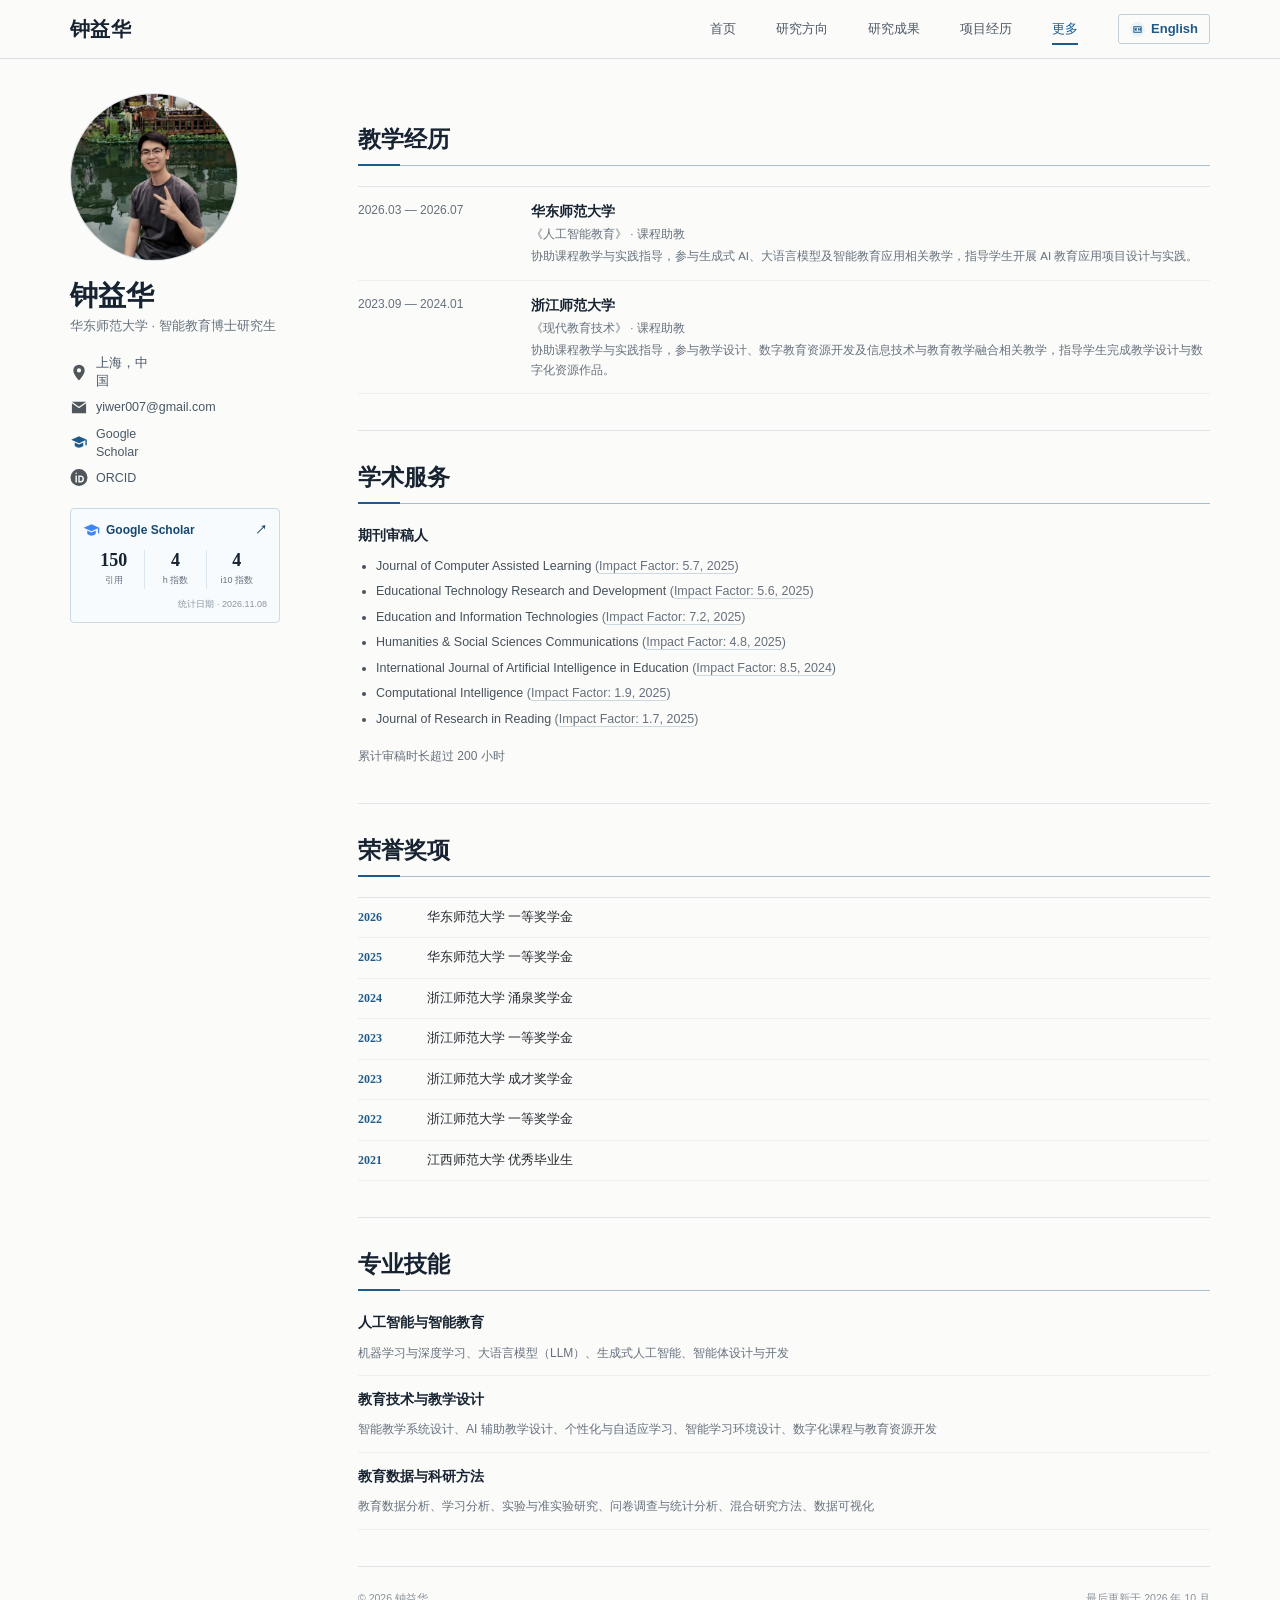
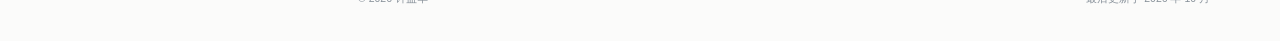
<file: teaching.html>
<!doctype html>
<html lang="zh-CN"><head>
  <meta charset="UTF-8"><meta name="viewport" content="width=device-width,initial-scale=1">
  <meta name="author" content="yiwer"><meta name="theme-color" content="#fbfbfa">
  <meta name="description" content="钟益华，华东师范大学智能教育博士研究生。研究生成式AI教育应用、智能体支持学习、个性化学习与学习分析。">
  <meta property="og:type" content="website"><meta property="og:title" content="钟益华｜个人学术主页">
  <meta property="og:url" content="https://yiwer007.github.io/teaching.html">
  <meta property="og:image" content="https://yiwer007.github.io/assets/ZYH.png">
  <meta property="og:description" content="华东师范大学智能教育博士研究生，研究生成式AI教育应用、智能体支持学习、个性化学习与学习分析。">
  <link rel="canonical" href="https://yiwer007.github.io/teaching.html">
  <title>钟益华｜个人学术主页</title><link rel="icon" href="assets/favicon-hanli.png" type="image/png">
  <link rel="stylesheet" href="styles.css"><link rel="stylesheet" href="site-extra.css">
  <script src="site-config.js" defer=""></script><script src="content-latest.js" defer=""></script>
  <script src="papers.js" defer=""></script><script src="portfolio-content.js" defer=""></script><script src="portfolio-verified.js" defer=""></script><script src="app.js" defer=""></script>
  <script src="world-map.js" defer=""></script><script src="visitor-ui.js" defer=""></script>
<script src="portfolio-ui.js" defer=""></script></head>
<body data-page="about">
  <a href="#about" class="skip-link">跳到正文 / Skip to content</a>
  <header class="site-header"><div class="header-inner">
    <a class="site-title" href="index.html" id="site-title">钟益华</a>
    <button class="menu-button" type="button" aria-label="打开导航" aria-expanded="false" aria-controls="main-nav"><span></span><span></span><span></span></button>
    <nav class="main-nav" aria-label="主导航" id="main-nav"><a href="index.html#about" data-zh="首页" data-en="Home">首页</a><a href="research.html" data-zh="研究方向" data-en="Research Areas">研究方向</a><a href="publications.html" data-zh="研究成果" data-en="Research Outputs">研究成果</a><a href="projects.html" data-zh="项目经历" data-en="Project Experience">项目经历</a><a href="about.html" data-zh="更多" data-en="More">更多</a><a class="language-switch" href="?lang=en" id="language" aria-label="切换到英文主页"><svg viewBox="0 0 24 24" aria-hidden="true"><path fill="currentColor" d="M3 5h18v14H3V5zm2 2v10h14V7H5zm1 2h5v2H9v1h2v2H6V9zm7 0h2l2 3V9h2v5h-2l-2-3v3h-2V9z"></path></svg><span>English</span></a></nav>
  </div></header>
  <main class="page-shell">
    <aside class="profile-panel" aria-label="个人资料">
      <img class="portrait" src="assets/ZYH.png" width="168" height="168" alt="钟益华的个人照片">
      <div class="profile-intro"><h1 id="profile-name">钟益华</h1><p class="position" data-zh="华东师范大学 · 智能教育博士研究生" data-en="East China Normal University · Ph.D. Student">华东师范大学 · 智能教育博士研究生</p></div>
      <div class="contact-list" id="contact-list"></div>
      <a class="scholar-card" id="scholar-card" hidden="" target="_blank" rel="noopener noreferrer">
        <div class="scholar-card-title"><span><svg viewBox="0 0 24 24" aria-hidden="true"><path fill="currentColor" d="M12 3 1 8l11 5 9-4.1V16h2V8L12 3zm-6 9v5c4 3 8 3 12 0v-5l-6 2.7L6 12z"></path></svg> Google Scholar</span><span aria-hidden="true">↗</span></div>
        <div class="scholar-metrics"><div><strong id="citedby"></strong><span data-zh="引用" data-en="Citations">引用</span></div><div><strong id="hindex"></strong><span data-zh="h 指数" data-en="h-index">h 指数</span></div><div><strong id="i10index"></strong><span data-zh="i10 指数" data-en="i10-index">i10 指数</span></div></div>
        <small id="scholar-update"></small>
      </a>
    </aside>
    <div class="main-content">
      
      
      
      
      
      
      
      
      
      
    









<section class="content-section about-section" aria-labelledby="about" data-page="home" hidden="">
        <h2 class="section-heading" id="about" data-zh="个人简介" data-en="Biography">个人简介</h2>
        <div class="intro-text" id="intro-text"></div>
        <div class="research-row"><strong data-zh="研究领域" data-en="Research">研究领域</strong><div id="research-interests"></div></div>
      </section><section class="content-section education-section" aria-labelledby="education" data-page="home" hidden="">
        <h2 class="section-heading" id="education" data-zh="教育经历" data-en="Education">教育经历</h2><div class="education-list" id="education-list"></div>
      </section><section class="content-section" data-page="home" aria-labelledby="selected" hidden=""><h2 id="selected" class="section-heading" data-zh="代表成果" data-en="Selected Outputs">代表成果</h2><div id="selected-research"></div><div class="selected-footer"><a class="all-outputs-link" href="publications.html" data-zh="查看全部成果 →" data-en="View all research outputs →">查看全部成果 →</a></div></section><section class="content-section" data-page="home" aria-labelledby="news" hidden=""><h2 id="news" class="section-heading" data-zh="最新动态" data-en="News">最新动态</h2><ol class="news-list" id="news-list"></ol></section><section class="content-section" data-page="research" aria-labelledby="research" hidden=""><h2 id="research" class="section-heading" data-zh="当前研究方向" data-en="Current Research Areas">当前研究方向</h2><p class="portfolio-lead" id="research-agenda"></p><div id="research-directions" class="research-directions"></div></section><section class="content-section" data-page="research" aria-labelledby="vision" hidden=""><h2 id="vision" class="section-heading" data-zh="未来研究方向" data-en="Future Directions">未来研究方向</h2><p class="section-note" data-zh="未来 3–5 年拟探索的研究方向。" data-en="Prospective directions for the next three to five years.">未来 3–5 年拟探索的研究方向。</p><div id="research-vision"></div></section><section class="content-section" aria-labelledby="publications" data-page="publications" hidden="">
        <div class="heading-with-tools"><h2 class="section-heading" id="publications" data-zh="论文成果" data-en="Publications">论文成果</h2><div class="paper-filter" role="group" aria-label="筛选论文类型">
          <button type="button" class="is-active" data-filter="all" aria-pressed="true" data-zh="全部" data-en="All">全部</button>
          <button type="button" data-filter="journal" aria-pressed="false" data-zh="期刊" data-en="Journals">期刊</button>
          <button type="button" data-filter="conference" aria-pressed="false" data-zh="会议" data-en="Conferences">会议</button>
        </div></div>
        <p class="publication-legend"><span>钟益华 / Yihua Zhong</span> <b data-zh="表示本人；论文按类别及年份排列。" data-en="indicates my name. Publications are grouped by type and sorted by year.">表示本人；论文按类别及年份排列。</b></p>
        <div id="publication-groups" aria-live="polite"></div>
      </section><section class="content-section" aria-labelledby="outputs" data-page="publications" hidden="">
        <h2 class="section-heading" id="outputs" data-zh="其他成果" data-en="Other Research Outputs">其他成果</h2><div class="output-columns" id="output-columns"></div>
      </section><section class="content-section" aria-labelledby="projects" data-page="projects" hidden="">
        <h2 class="section-heading" id="projects" data-zh="项目经历" data-en="Project Experience">项目经历</h2>
        <p class="section-note" data-zh="累计参与省部级以上纵向项目 10 余项；以下仅展示部分重要项目。" data-en="I have participated in more than 10 provincial, ministerial, and national research projects. Selected projects are listed below.">累计参与省部级以上纵向项目 10 余项；以下仅展示部分重要项目。</p><div class="project-list" id="project-list"></div>
      </section><section class="content-section" aria-labelledby="experience" data-page="about">
        <h2 class="section-heading" id="experience" data-zh="教学经历" data-en="Teaching Experience">教学经历</h2><div class="experience-list" id="experience-list"></div>
      </section><section class="content-section" aria-labelledby="service" data-page="about">
        <h2 class="section-heading" id="service" data-zh="学术服务" data-en="Academic Service">学术服务</h2><div class="service-content" id="service-content"></div>
      </section><section class="content-section" aria-labelledby="honors" data-page="about">
        <h2 class="section-heading" id="honors" data-zh="荣誉奖项" data-en="Honors &amp; Awards">荣誉奖项</h2><div class="simple-list" id="honor-list"></div>
      </section><section class="content-section" aria-labelledby="skills" data-page="about">
        <h2 class="section-heading" id="skills" data-zh="专业技能" data-en="Professional Skills">专业技能</h2><div class="skills-list" id="skills-list"></div>
      </section><section class="content-section visitor-section" aria-labelledby="visitors" data-page="home" hidden="">
        <h2 class="section-heading" id="visitors" data-zh="访客分布" data-en="Visitor Distribution">访客分布</h2>
        <div class="visitor-dashboard">
          <div class="visitor-map-panel"><svg id="visitor-map" class="world-map" role="img" aria-label="网站访客世界分布地图"></svg><p class="map-credit">地图数据：<a href="https://github.com/VictorCazanave/svg-maps/tree/master/packages/world" target="_blank" rel="noopener noreferrer">SVG Maps</a>（CC BY 4.0）</p></div>
          <div class="visitor-summary" aria-live="polite"><div class="visitor-metrics"><div><strong id="visit-total">—</strong><span data-zh="总访问次数" data-en="Total visits">总访问次数</span></div><div><strong id="visit-unique">—</strong><span data-zh="独立访客" data-en="Unique visitors">独立访客</span></div><div><strong id="visit-countries">—</strong><span data-zh="国家与地区" data-en="Countries &amp; regions">国家与地区</span></div></div><h3 data-zh="最近访客" data-en="Recent Visitors">最近访客</h3><ol id="recent-visitors" class="recent-visitors"></ol><p id="visitor-status" class="visitor-empty"></p><p class="privacy-note" data-zh="仅显示匿名访客标识与国家或地区，不保存完整 IP 地址。" data-en="Only anonymous visitor IDs and countries or regions are shown. Full IP addresses are not stored.">仅显示匿名访客标识与国家或地区，不保存完整 IP 地址。</p></div>
        </div>
      </section><section class="content-section" data-page="paper" aria-labelledby="paper-detail-title" hidden=""><div id="paper-detail"></div></section></div>
  </main>
  <footer class="site-footer"><p>© 2026 <span data-zh="钟益华" data-en="Yihua Zhong">钟益华</span></p><p data-zh="最后更新于 2026 年 10 月" data-en="Last updated: October 2026">最后更新于 2026 年 10 月</p></footer>
  <button id="back-to-top" class="back-to-top" type="button" aria-label="返回顶部" title="返回顶部" hidden=""><svg viewBox="0 0 48 48" aria-hidden="true"><g class="rocket-body"><path d="M24 5C15 13 15 23 17 31h14c2-8 2-18-7-26Z" fill="currentColor"></path><circle cx="24" cy="20" r="4" fill="#fbfbfa"></circle><path d="m17 24-7 9v5l9-5m12-9 7 9v5l-9-5" fill="currentColor"></path></g><path class="rocket-flame" d="m20 34 4 10 4-10" fill="#df9a55"></path></svg><span class="rocket-label" data-zh="返回顶部" data-en="Back to top">返回顶部</span></button>
  <dialog class="figure-dialog" id="figure-dialog" aria-labelledby="figure-title"><button class="figure-close" aria-label="关闭图片 / Close image">×</button><img id="figure-full" alt=""><h2 id="figure-title"></h2><p id="figure-credit"></p></dialog>



</body></html>
</file>
<file: styles.css>
:root {
  --paper: #fbfbfa;
  --surface: #ffffff;
  --ink: #252a30;
  --ink-strong: #172331;
  --muted: #66717d;
  --faint: #89929b;
  --line: #dfe4e8;
  --line-soft: #edf0f2;
  --blue: #1e5a8a;
  --blue-dark: #17486f;
  --blue-soft: #eaf2f8;
  --self: #a43d29;
  --self-soft: #fff0eb;
  --serif: Georgia, "Noto Serif SC", "Songti SC", "SimSun", serif;
  --sans: Arial, "Noto Sans SC", "Microsoft YaHei", sans-serif;
}
* {
  box-sizing: border-box;
}
html {
  scroll-behavior: smooth;
  scroll-padding-top: 76px;
}
body {
  margin: 0;
  background: var(--paper);
  color: var(--ink);
  font-family: var(--sans);
  font-size: 15px;
  line-height: 1.72;
  text-rendering: optimizeLegibility;
}
a {
  color: inherit;
  text-decoration: none;
}
button {
  color: inherit;
  font: inherit;
}
img {
  max-width: 100%;
}
::selection {
  background: #d9e9f5;
  color: var(--ink-strong);
}
.site-header {
  position: sticky;
  z-index: 50;
  top: 0;
  border-bottom: 1px solid rgba(214, 220, 225, 0.88);
  background: #fbfbfaf2;
  -webkit-backdrop-filter: blur(12px);
  backdrop-filter: blur(12px);
}
.header-inner {
  display: flex;
  width: min(1140px, calc(100% - 40px));
  height: 58px;
  margin: 0 auto;
  align-items: center;
  justify-content: space-between;
}
.site-title {
  color: var(--ink-strong);
  font-family: var(--serif);
  font-size: 20px;
  font-weight: 700;
  letter-spacing: 0.02em;
}
.main-nav {
  display: flex;
  align-items: center;
  gap: 25px;
}
.main-nav > a {
  position: relative;
  color: #4f5a65;
  font-size: 13px;
  line-height: 58px;
  transition: color 0.16s ease;
}
.main-nav > a:not(.language-switch):after {
  position: absolute;
  right: 0;
  bottom: 13px;
  left: 0;
  height: 2px;
  background: var(--blue);
  content: "";
  opacity: 0;
  transform: scaleX(0.5);
  transition:
    opacity 0.16s ease,
    transform 0.16s ease;
}
.main-nav > a:hover {
  color: var(--blue);
}
.main-nav > a:hover:after {
  opacity: 1;
  transform: scaleX(1);
}
.language-switch {
  display: inline-flex;
  height: 30px;
  padding: 0 11px;
  border: 1px solid #bfd0dd;
  border-radius: 3px;
  align-items: center;
  gap: 6px;
  color: var(--blue) !important;
  line-height: 28px !important;
  font-weight: 600;
}
.language-switch > svg {
  width: 15px;
  height: 15px;
  padding: 2px;
  border-radius: 50%;
  background: var(--blue-soft);
}
.menu-button {
  display: none;
  width: 36px;
  height: 36px;
  padding: 8px;
  border: 0;
  background: transparent;
  cursor: pointer;
}
.menu-button span {
  display: block;
  width: 19px;
  height: 1.5px;
  margin: 4.5px 0;
  background: var(--ink-strong);
}
.page-shell {
  display: grid;
  width: min(1140px, calc(100% - 40px));
  margin: 34px auto 0;
  grid-template-columns: 236px minmax(0, 1fr);
  gap: 52px;
  align-items: start;
}
.profile-panel {
  position: sticky;
  top: 88px;
}
.portrait {
  display: block;
  width: 168px;
  height: 168px;
  border: 1px solid #d9dee2;
  border-radius: 50%;
  background: #eef1f4;
  object-fit: cover;
  object-position: 50% 25%;
}
.profile-intro h1 {
  margin: 17px 0 3px;
  color: var(--ink-strong);
  font-family: var(--serif);
  font-size: 28px;
  line-height: 1.25;
}
.position,
.place {
  margin: 0;
  color: var(--muted);
  font-size: 13px;
  line-height: 1.55;
}
.place {
  margin-top: 2px;
  color: var(--faint);
}
.contact-list {
  display: flex;
  margin-top: 18px;
  flex-direction: column;
  gap: 8px;
}
.contact-list a,
.contact-list button,
.contact-location {
  display: flex;
  width: max-content;
  max-width: 100%;
  padding: 0;
  border: 0;
  align-items: center;
  gap: 8px;
  background: transparent;
  color: #495866;
  font-size: 12.5px;
  line-height: 1.45;
  cursor: pointer;
}
.contact-list a:hover,
.contact-list button:hover {
  color: var(--blue);
}
.contact-icon {
  display: block;
  width: 17px;
  height: 17px;
  flex: 0 0 18px;
  color: #4f565c;
}
.scholar-mark {
  color: var(--blue);
}
.scholar-card {
  display: block;
  width: 210px;
  margin-top: 21px;
  padding: 11px 12px 10px;
  border: 1px solid #cbd9e4;
  border-radius: 4px;
  background: #f7fbfe;
  transition:
    border-color 0.16s ease,
    background-color 0.16s ease;
}
.scholar-card:hover {
  border-color: #8fb1cb;
  background: #f2f8fc;
}
.scholar-card-title {
  display: flex;
  align-items: center;
  justify-content: space-between;
  color: var(--blue-dark);
  font-size: 12px;
  font-weight: 700;
}
.scholar-card-title > span:first-child {
  display: inline-flex;
  align-items: center;
  gap: 6px;
}
.scholar-card-title svg {
  width: 17px;
  height: 17px;
  color: #4285f4;
}
.scholar-metrics {
  display: grid;
  margin-top: 9px;
  grid-template-columns: repeat(3, 1fr);
}
.scholar-metrics > div {
  display: flex;
  border-left: 1px solid #dbe6ee;
  flex-direction: column;
  align-items: center;
}
.scholar-metrics > div:first-child {
  border-left: 0;
}
.scholar-metrics strong {
  color: var(--ink-strong);
  font-family: var(--serif);
  font-size: 18px;
  line-height: 1.2;
}
.scholar-metrics span {
  margin-top: 2px;
  color: var(--muted);
  font-size: 9px;
}
.scholar-card small {
  display: block;
  margin-top: 8px;
  color: #8a959e;
  font-size: 9px;
  text-align: right;
}
.main-content {
  min-width: 0;
}
.content-section {
  padding: 31px 0 36px;
  border-bottom: 1px solid var(--line);
}
.about-section {
  padding-top: 0;
}
.section-heading {
  position: relative;
  margin: 0 0 20px;
  padding: 0 0 10px;
  border-bottom: 1px solid #a9bfd0;
  color: var(--ink-strong);
  font-family: var(--serif);
  font-size: 23px;
  font-weight: 700;
  line-height: 1.35;
}
.section-heading:after {
  position: absolute;
  bottom: -1px;
  left: 0;
  display: block;
  width: 42px;
  height: 2px;
  background: var(--blue);
  content: "";
}
.intro-text {
  color: #303840;
  font-size: 14.5px;
  line-height: 1.9;
}
.intro-text p {
  margin: 0 0 12px;
}
.intro-text strong {
  color: var(--ink-strong);
}
.intro-text a,
.education-body a,
.output-block a {
  color: var(--blue);
  text-decoration: underline;
  text-decoration-color: #b3cada;
  text-decoration-thickness: 1px;
  text-underline-offset: 3px;
}
.intro-text a:hover,
.education-body a:hover,
.output-block a:hover {
  color: var(--blue-dark);
  text-decoration-color: var(--blue-dark);
}
.research-row {
  display: grid;
  margin-top: 20px;
  padding-top: 15px;
  border-top: 1px solid var(--line-soft);
  grid-template-columns: 70px minmax(0, 1fr);
  align-items: start;
  gap: 12px;
}
.research-row > strong {
  padding-top: 3px;
  color: var(--ink-strong);
  font-size: 12px;
}
.research-row > div {
  display: flex;
  flex-wrap: wrap;
  gap: 7px;
}
.research-row span {
  padding: 2px 8px;
  border: 1px solid #d7e1e8;
  border-radius: 2px;
  background: #f7fafc;
  color: #51616f;
  font-size: 11px;
}
.education-list {
  border-top: 1px solid var(--line);
}
.content-section.education-section {
  padding-bottom: 12px;
}
.education-item {
  display: grid;
  min-height: 88px;
  padding: 16px 0;
  border-bottom: 1px solid var(--line-soft);
  grid-template-columns: 48px 145px minmax(0, 1fr);
  align-items: center;
  gap: 16px;
}
.education-item:last-child {
  border-bottom: 0;
}
.school-logo-link {
  display: grid;
  width: 45px;
  height: 45px;
  align-items: center;
  justify-items: center;
}
.school-logo-link img {
  display: block;
  width: 43px;
  height: 43px;
  object-fit: contain;
}
.education-time {
  color: var(--muted);
  font-size: 12px;
  font-variant-numeric: tabular-nums;
}
.education-body h3 {
  margin: 0;
  color: var(--ink-strong);
  font-size: 15px;
  line-height: 1.5;
}
.education-body h3 a {
  color: var(--ink-strong);
  text-decoration: none;
}
.education-body h3 a:hover {
  color: var(--blue);
}
.education-body p {
  margin: 2px 0 0;
  color: #46515b;
  font-size: 12.5px;
  line-height: 1.55;
}
.education-body .education-note {
  display: flex;
  flex-wrap: wrap;
  gap: 8px 16px;
  color: var(--muted);
  font-size: 11.5px;
}
.heading-with-tools {
  display: flex;
  align-items: flex-start;
  justify-content: space-between;
  gap: 20px;
}
.heading-with-tools .section-heading {
  flex: 1;
}
.paper-filter {
  display: flex;
  padding: 2px;
  border: 1px solid var(--line);
  border-radius: 4px;
  background: var(--surface);
}
.paper-filter button {
  padding: 3px 11px;
  border: 0;
  border-radius: 2px;
  background: transparent;
  color: var(--muted);
  font-size: 11px;
  cursor: pointer;
}
.paper-filter button:hover {
  color: var(--blue);
}
.paper-filter button.is-active {
  background: var(--blue);
  color: #fff;
}
.publication-legend {
  margin: -7px 0 22px;
  color: var(--faint);
  font-size: 11px;
}
.publication-legend span {
  padding: 1px 5px;
  border-radius: 2px;
  background: var(--self-soft);
  color: var(--self);
  font-weight: 700;
}
.publication-group {
  margin-top: 27px;
}
.publication-group:first-of-type {
  margin-top: 0;
}
.publication-group-title {
  display: flex;
  margin: 0;
  padding: 0 0 8px;
  border-bottom: 1px solid #cbd4da;
  align-items: center;
  gap: 8px;
  color: #34424f;
  font-size: 14px;
  font-weight: 700;
}
.publication-group-title span {
  display: inline-grid;
  min-width: 18px;
  height: 18px;
  padding: 0 5px;
  border-radius: 9px;
  background: var(--blue-soft);
  color: var(--blue);
  place-items: center;
  font-size: 9px;
}
.publication-list {
  counter-reset: papers;
}
.publication-item {
  position: relative;
  display: grid;
  padding: 16px 0 17px 32px;
  border-bottom: 1px solid var(--line-soft);
  counter-increment: papers;
}
.publication-item:before {
  position: absolute;
  top: 17px;
  left: 1px;
  color: #929ba3;
  content: counter(papers) ".";
  font-family: var(--serif);
  font-size: 12px;
}
.publication-item.with-image {
  grid-template-columns: 122px minmax(0, 1fr);
  gap: 18px;
}
.publication-image {
  width: 122px;
  height: 78px;
  margin-top: 2px;
  border: 1px solid #dfe4e7;
  border-radius: 2px;
  background: #fff;
  object-fit: cover;
}
.publication-meta {
  display: flex;
  margin-bottom: 3px;
  align-items: center;
  gap: 8px;
  color: var(--faint);
  font-size: 10px;
  line-height: 1.4;
}
.venue-badge {
  padding: 1px 6px;
  border-radius: 2px;
  background: var(--blue-soft);
  color: var(--blue-dark);
  font-weight: 700;
}
.publication-item h4 {
  margin: 0;
  color: var(--ink-strong);
  font-family: var(--serif);
  font-size: 15px;
  font-weight: 600;
  line-height: 1.48;
}
.publication-authors {
  margin: 5px 0 0;
  color: #58636d;
  font-size: 12px;
  line-height: 1.55;
}
.author-self {
  padding: 1px 4px;
  border-radius: 2px;
  background: var(--self-soft);
  color: var(--self);
  font-weight: 700;
}
.publication-venue {
  margin: 2px 0 0;
  color: #7b858e;
  font-family: var(--serif);
  font-size: 11.5px;
  font-style: italic;
  line-height: 1.5;
}
.publication-links {
  display: flex;
  margin-top: 8px;
  gap: 7px;
}
.publication-links a {
  display: inline-flex;
  padding: 2px 8px;
  border: 1px solid #b9cbd9;
  border-radius: 2px;
  align-items: center;
  gap: 4px;
  color: var(--blue-dark);
  font-size: 10.5px;
  font-weight: 600;
  line-height: 1.4;
  transition:
    background-color 0.15s ease,
    border-color 0.15s ease;
}
.publication-links a:hover {
  border-color: var(--blue);
  background: var(--blue-soft);
}
.output-columns {
  display: grid;
  grid-template-columns: repeat(3, minmax(0, 1fr));
  gap: 24px;
}
.output-block {
  min-width: 0;
}
.output-block h3 {
  margin: 0;
  padding-bottom: 8px;
  border-bottom: 2px solid var(--blue);
  color: var(--ink-strong);
  font-size: 14px;
}
.output-block ol {
  margin: 0;
  padding: 0;
  list-style: none;
}
.output-block li {
  padding: 11px 0;
  border-bottom: 1px solid var(--line-soft);
}
.output-block li > strong,
.output-block li > span,
.output-block li > a {
  display: block;
}
.output-block li > strong {
  color: #35404a;
  font-size: 11.5px;
  line-height: 1.55;
}
.output-block li > span {
  margin-top: 4px;
  color: var(--faint);
  font-size: 10px;
  line-height: 1.5;
}
.output-block li > span b {
  color: var(--self);
}
.output-block li > a {
  width: max-content;
  margin-top: 5px;
  font-size: 10px;
}
.simple-list {
  border-top: 1px solid var(--line);
}
.simple-list > div {
  display: grid;
  padding: 9px 0;
  border-bottom: 1px solid var(--line-soft);
  grid-template-columns: 54px minmax(0, 1fr) auto;
  align-items: baseline;
  gap: 15px;
}
.simple-list time {
  color: var(--blue);
  font-family: var(--serif);
  font-size: 12px;
  font-weight: 700;
}
.simple-list p {
  margin: 0;
  font-size: 12.5px;
}
.simple-list strong {
  color: var(--self);
  font-size: 10.5px;
}
.experience-list {
  border-top: 1px solid var(--line);
}
.experience-list article {
  display: grid;
  padding: 13px 0;
  border-bottom: 1px solid var(--line-soft);
  grid-template-columns: 155px minmax(0, 1fr);
  gap: 18px;
}
.experience-list time {
  color: var(--muted);
  font-size: 12px;
  font-variant-numeric: tabular-nums;
}
.experience-list h3 {
  margin: 0;
  color: var(--ink-strong);
  font-size: 13.5px;
}
.experience-list p {
  margin: 2px 0 0;
  color: var(--muted);
  font-size: 11.5px;
}
.visitor-section {
  border-bottom: 0;
}
.visitor-dashboard {
  display: grid;
  grid-template-columns: minmax(0, 1.65fr) minmax(210px, 0.7fr);
  gap: 26px;
  align-items: stretch;
}
.visitor-map-panel {
  min-width: 0;
  padding: 15px 17px 8px;
  border: 1px solid var(--line);
  border-radius: 3px;
  background: #f8fafb;
}
.world-map {
  display: block;
  width: 100%;
  height: auto;
  max-height: 360px;
}
.country-shape {
  fill: #d9e0e5;
  stroke: #f8fafb;
  stroke-width: 0.65;
  vector-effect: non-scaling-stroke;
  transition:
    fill 0.18s ease,
    opacity 0.18s ease;
}
.country-shape.has-visits {
  fill: var(--blue);
}
.country-shape:hover {
  fill: #5d86a6;
}
.map-credit {
  margin: 3px 0 0;
  color: #a0a8ae;
  font-size: 8.5px;
  text-align: right;
}
.visitor-summary {
  padding: 14px 15px;
  border: 1px solid var(--line);
  border-radius: 3px;
  background: var(--surface);
}
.visitor-metrics {
  display: grid;
  grid-template-columns: repeat(3, 1fr);
  gap: 0;
}
.visitor-metrics > div {
  display: flex;
  min-width: 0;
  padding: 4px 7px;
  border-left: 1px solid var(--line-soft);
  flex-direction: column;
  align-items: center;
}
.visitor-metrics > div:first-child {
  border-left: 0;
}
.visitor-metrics strong {
  color: var(--ink-strong);
  font-family: var(--serif);
  font-size: 20px;
  line-height: 1.2;
}
.visitor-metrics span {
  margin-top: 3px;
  color: var(--faint);
  font-size: 8.5px;
  white-space: nowrap;
}
.visitor-summary h3 {
  margin: 17px 0 6px;
  padding-top: 11px;
  border-top: 1px solid var(--line-soft);
  color: var(--ink-strong);
  font-size: 12px;
}
.recent-visitors {
  margin: 0;
  padding: 0;
  list-style: none;
}
.recent-visitors li {
  display: flex;
  padding: 5px 0;
  border-bottom: 1px dotted #e0e5e8;
  justify-content: space-between;
  gap: 10px;
  color: var(--muted);
  font-size: 9.5px;
}
.visitor-id {
  color: var(--blue-dark);
  font-family: ui-monospace, SFMono-Regular, Consolas, monospace;
}
.visitor-empty {
  margin: 8px 0;
  color: var(--faint);
  font-size: 10px;
}
.privacy-note {
  margin: 12px 0 0;
  color: #929ba2;
  font-size: 8.5px;
  line-height: 1.55;
}
.site-footer {
  display: flex;
  width: min(1140px, calc(100% - 40px));
  margin: 0 auto;
  padding: 22px 0 34px 288px;
  justify-content: space-between;
  color: var(--faint);
  font-size: 10.5px;
}
.site-footer p {
  margin: 0;
}
@media (max-width: 900px) {
  .main-nav {
    gap: 16px;
  }
  .page-shell {
    grid-template-columns: 200px minmax(0, 1fr);
    gap: 36px;
  }
  .portrait {
    width: 150px;
    height: 150px;
  }
  .visitor-dashboard {
    grid-template-columns: 1fr;
  }
  .scholar-card {
    width: 198px;
  }
  .education-item {
    grid-template-columns: 45px 125px minmax(0, 1fr);
    gap: 12px;
  }
  .output-columns {
    grid-template-columns: 1fr;
    gap: 22px;
  }
  .site-footer {
    padding-left: 236px;
  }
}
@media (max-width: 720px) {
  html {
    scroll-padding-top: 68px;
  }
  .header-inner,
  .page-shell,
  .site-footer {
    width: min(100% - 30px, 660px);
  }
  .menu-button {
    display: block;
  }
  .main-nav {
    position: absolute;
    top: 58px;
    right: 0;
    left: 0;
    display: none;
    padding: 10px 15px 15px;
    border-bottom: 1px solid var(--line);
    flex-wrap: wrap;
    justify-content: center;
    gap: 2px 22px;
    background: var(--surface);
    box-shadow: 0 8px 20px #1b2e3d14;
  }
  .main-nav.is-open {
    display: flex;
  }
  .main-nav > a {
    line-height: 38px;
  }
  .main-nav > a:not(.language-switch):after {
    bottom: 3px;
  }
  .language-switch {
    margin-top: 4px;
  }
  .page-shell {
    margin-top: 24px;
    grid-template-columns: 1fr;
    gap: 27px;
  }
  .profile-panel {
    position: static;
    display: grid;
    grid-template-columns: 105px minmax(0, 1fr);
    column-gap: 17px;
  }
  .portrait {
    grid-row: 1 / span 2;
    width: 105px;
    height: 105px;
  }
  .profile-intro h1 {
    margin-top: 2px;
    font-size: 25px;
  }
  .contact-list {
    grid-column: 1 / -1;
    flex-flow: row wrap;
    gap: 9px 17px;
  }
  .scholar-card {
    width: 100%;
    grid-column: 1 / -1;
  }
  .content-section {
    padding: 27px 0 31px;
  }
  .about-section {
    padding-top: 0;
  }
  .education-item {
    grid-template-columns: 44px minmax(0, 1fr);
    align-items: start;
  }
  .education-time {
    grid-column: 2;
    grid-row: 1;
    margin-bottom: -7px;
  }
  .school-logo-link {
    grid-column: 1;
    grid-row: 1 / span 2;
    margin-top: 3px;
  }
  .education-body {
    grid-column: 2;
  }
  .site-footer {
    padding-left: 0;
  }
}
@media (max-width: 500px) {
  body {
    font-size: 14px;
  }
  .section-heading {
    font-size: 21px;
  }
  .research-row {
    grid-template-columns: 1fr;
    gap: 7px;
  }
  .heading-with-tools {
    flex-direction: column;
    gap: 0;
  }
  .paper-filter {
    margin: -8px 0 20px;
  }
  .publication-legend {
    margin-top: -8px;
  }
  .publication-item.with-image {
    grid-template-columns: 92px minmax(0, 1fr);
    gap: 12px;
  }
  .publication-image {
    width: 92px;
    height: 66px;
  }
  .publication-item h4 {
    font-size: 14px;
  }
  .simple-list > div {
    grid-template-columns: 43px minmax(0, 1fr);
    gap: 10px;
  }
  .simple-list strong {
    grid-column: 2;
  }
  .experience-list article {
    grid-template-columns: 1fr;
    gap: 2px;
  }
  .site-footer {
    flex-direction: column;
    gap: 3px;
  }
}
@media (max-width: 390px) {
  .profile-panel {
    grid-template-columns: 92px minmax(0, 1fr);
  }
  .portrait {
    width: 92px;
    height: 92px;
  }
  .position {
    font-size: 12px;
  }
  .publication-item.with-image {
    grid-template-columns: 1fr;
  }
  .publication-image {
    width: 118px;
    height: 75px;
  }
}
@media (prefers-reduced-motion: reduce) {
  html {
    scroll-behavior: auto;
  }
  * {
    transition: none !important;
  }
}
</file>
<file: site-extra.css>
/* Original reference-site rules live in styles.css unchanged. These additions
   cover the user's extra sections, genuine figure credits, and accessibility. */
.main-nav{gap:40px}
.main-nav a[aria-current="page"]{color:var(--blue)}
.main-nav>a[aria-current="page"]:not(.language-switch)::after{opacity:1;transform:scaleX(1)}
.sidebar-cv{display:block;font-size:12px;margin:12px 0 16px;color:var(--blue)}
.portfolio-lead,.portfolio-text-block p{font-size:13px;line-height:1.9;color:#46515b;margin:9px 0 15px}
.portfolio-text-block{padding:10px 0 16px;border-bottom:1px solid var(--line-soft)}
.portfolio-text-block h3,.research-direction h3,.selected-study h3,.system-study h3{font-family:var(--serif);color:var(--ink-strong);font-size:17px;margin:0 0 8px;line-height:1.5}
.research-direction{display:grid;grid-template-columns:35px 1fr;gap:14px;padding:22px 0;border-bottom:1px solid var(--line-soft)}
.direction-number{font-family:var(--serif);font-size:23px;color:#9ab0c3}
.research-direction p{font-size:13px;line-height:1.9;color:#46515b;margin:7px 0}
.research-direction .research-question{color:var(--blue)}
.research-direction h4{font-size:12px;margin:13px 0 5px}
.research-direction ul,.project-research-links ul{padding-left:18px;font-size:12px;line-height:1.7;margin:5px 0}
.research-direction li,.project-research-links li{margin:5px 0}
.selected-study,.system-study{display:grid;grid-template-columns:155px 1fr;gap:20px;border-bottom:1px solid var(--line-soft);padding:20px 0}
.selected-study img{width:155px;height:110px;object-fit:contain;background:#fff;border:1px solid var(--line-soft)}
.selected-study h3{font-size:15px;margin-top:6px}
.selected-study p,.system-study p{font-size:12px;line-height:1.8;color:var(--muted);margin:8px 0}
.system-study figure{margin:0;align-self:start}.system-study img{display:block;width:155px;height:120px;object-fit:contain;background:#fff}
.system-study figcaption{font-size:8.5px;text-align:center;color:var(--faint);line-height:1.5}
.resource-links{display:flex;gap:9px;flex-wrap:wrap;margin:12px 0}
.resource-links a{font-size:12px;color:var(--blue);border:1px solid #cbd9e3;padding:4px 9px;border-radius:2px}
.news-list{padding:0;margin:0;list-style:none}
.news-list li{display:grid;grid-template-columns:90px 1fr;gap:14px;padding:12px 0;border-bottom:1px solid var(--line-soft);font-size:12px;line-height:1.8}
.news-list time{color:var(--faint);font-variant-numeric:tabular-nums}
.project-research-links{margin:10px 0 0;font-size:12px;color:var(--muted)}
.project-research-links summary{color:var(--blue);cursor:pointer}.project-research-links small{font-size:10px;line-height:1.6}
.detail-back{font-size:12px;color:var(--blue)}.detail-title{font-family:var(--serif);font-size:25px;line-height:1.4;color:var(--ink-strong);margin:12px 0}
.detail-authors{font-size:12px;color:var(--muted);line-height:1.8}
.detail-figure{margin:25px 0;text-align:center}.detail-figure img{display:block;max-width:100%;max-height:480px;object-fit:contain;margin:auto}
.detail-figure figcaption{font-size:10px;line-height:1.7;color:var(--faint);margin-top:10px}
@media(max-width:1000px){.header-inner{gap:15px}.main-nav{gap:24px}.main-nav>a{font-size:11px}}
@media(max-width:500px){.selected-study,.system-study{grid-template-columns:1fr;gap:12px}.selected-study img,.system-study img{width:180px;height:125px}.news-list li{grid-template-columns:75px 1fr;gap:9px}.detail-title{font-size:21px}}
.back-to-top{position:fixed;right:24px;bottom:28px;z-index:30;display:flex;align-items:center;flex-direction:column;border:1px solid #d7e1e9;border-radius:12px;padding:8px 7px 6px;background:#fbfbfaf2;color:var(--blue);box-shadow:0 3px 15px #17233112;cursor:pointer;transition:transform .2s,box-shadow .2s}
.back-to-top svg{width:38px;height:38px;overflow:visible}
.rocket-label{font-size:10px;line-height:1.6}
.back-to-top:hover{transform:translateY(-4px);box-shadow:0 5px 18px #17233122}
.back-to-top:focus-visible{outline:2px solid var(--blue);outline-offset:4px}
.rocket-flame{transform-origin:24px 34px;opacity:.55}
.back-to-top:hover .rocket-flame,.is-launching .rocket-flame{animation:rocket-flame .2s ease-in-out infinite alternate;opacity:1}
.is-launching .rocket-body{animation:rocket-launch .65s ease-in forwards}
@keyframes rocket-flame{to{transform:scaleY(1.45)}}
@keyframes rocket-launch{30%{transform:translateY(2px)}100%{transform:translateY(-65px);opacity:0}}
@media(max-width:720px){.back-to-top{right:12px;bottom:18px;padding:5px}.back-to-top svg{width:32px;height:32px}.rocket-label{font-size:9px}}
@media(prefers-reduced-motion:reduce){.back-to-top,.country-shape{transition:none}.back-to-top:hover{transform:none}.rocket-flame,.rocket-body{animation:none!important}}
[hidden]{display:none!important}
.publication-legend b{font-weight:400}
.paper-figure{margin:0;min-width:0}
.figure-button{display:block;margin:0;padding:0;border:0;background:none;cursor:zoom-in;width:122px;line-height:0}
.paper-figure figcaption{font-size:8px;line-height:1.4;color:var(--faint);text-align:center;margin-top:4px;max-width:122px}
.paper-figure figcaption a:hover{color:var(--blue)}
.author-note{font-size:11px;color:var(--muted)}
.publication-image{display:block}
.expected{font-size:10px;color:var(--faint)}
.school-logo-link:has(img[src$="zjnu.gif"]){position:relative;overflow:hidden;display:block}
.school-logo-link img[src$="zjnu.gif"]{position:absolute;left:-8.333px;top:-12.667px;width:124.667px;height:64px;max-width:none;object-fit:fill;transform:none}
.section-note{font-size:12px;color:var(--muted);margin:-5px 0 15px;line-height:1.8}
.project-list{border-top:1px solid var(--line)}
.project-item{display:grid;grid-template-columns:20px minmax(0,1fr);gap:10px;padding:13px 0;border-bottom:1px solid var(--line-soft)}
.project-item>span{color:var(--faint);font-family:var(--serif);font-size:12px;padding-top:2px}
.project-item h3{font-size:13.5px;line-height:1.6;margin:0;color:var(--ink-strong)}
.project-item p{font-size:11.5px;color:var(--muted);line-height:1.7;margin:3px 0 0}
.project-item .responsibility{color:#7b858e}
.service-content h3,.skills-list h3{font-size:13.5px;color:var(--ink-strong);margin:0 0 8px}
.service-content ul{padding-left:18px;font-size:12.5px;color:#46515b;margin:0 0 16px}
.service-content li{margin:4px 0}
.service-content p,.skills-list p{font-size:12px;color:var(--muted);margin:0}
.skills-list>div{padding:12px 0;border-bottom:1px solid var(--line-soft)}
.skills-list>div:first-child{padding-top:0}
.last-section{border-bottom:0}
.figure-dialog{border:1px solid var(--line);border-radius:4px;padding:30px 22px 20px;width:min(1000px,92vw);max-height:92vh;overflow:auto;background:var(--surface);color:var(--ink)}
.figure-dialog::backdrop{background:#172331aa}
.figure-dialog>img{display:block;max-height:72vh;object-fit:contain;margin:0 auto;width:100%}
.figure-dialog h2{font-size:16px;text-align:center;margin:14px 0 4px;font-weight:500}
.figure-dialog p{font-size:11px;color:var(--muted);text-align:center;margin:0}
.figure-dialog p a{text-decoration:underline;text-underline-offset:3px}
.figure-close{position:absolute;right:8px;top:2px;background:transparent;border:0;cursor:pointer;font-size:25px;color:var(--muted)}
.skip-link{position:fixed;top:-100px;z-index:100;background:white;padding:8px 15px;color:var(--blue)}
.skip-link:focus{top:0}
a:focus-visible,button:focus-visible{outline:2px solid var(--blue);outline-offset:3px}
@media(max-width:500px){.figure-button{width:92px}.paper-figure figcaption{max-width:92px}.author-note{font-size:10px}}
@media(max-width:390px){.figure-button{width:118px}.paper-figure figcaption{max-width:118px}}

@media(max-width:720px){.main-nav{gap:2px 24px}.main-nav>a{font-size:13px}}

.service-content .journal-impact{color:var(--muted)}
.service-content .journal-impact a{color:inherit;text-decoration:underline;text-decoration-color:#cbd9e3;text-underline-offset:3px}
.service-content .journal-impact a:hover{color:var(--blue)}
.selected-study .venue-badge{display:inline-block;max-width:100%;font-size:10px;line-height:1.4}

.selected-footer{display:flex;justify-content:flex-end;padding-top:16px}
.all-outputs-link{font-size:13px;line-height:1.8;color:var(--blue);text-decoration:underline;text-underline-offset:4px}
.all-outputs-link:hover{color:var(--blue-dark)}
</file>
